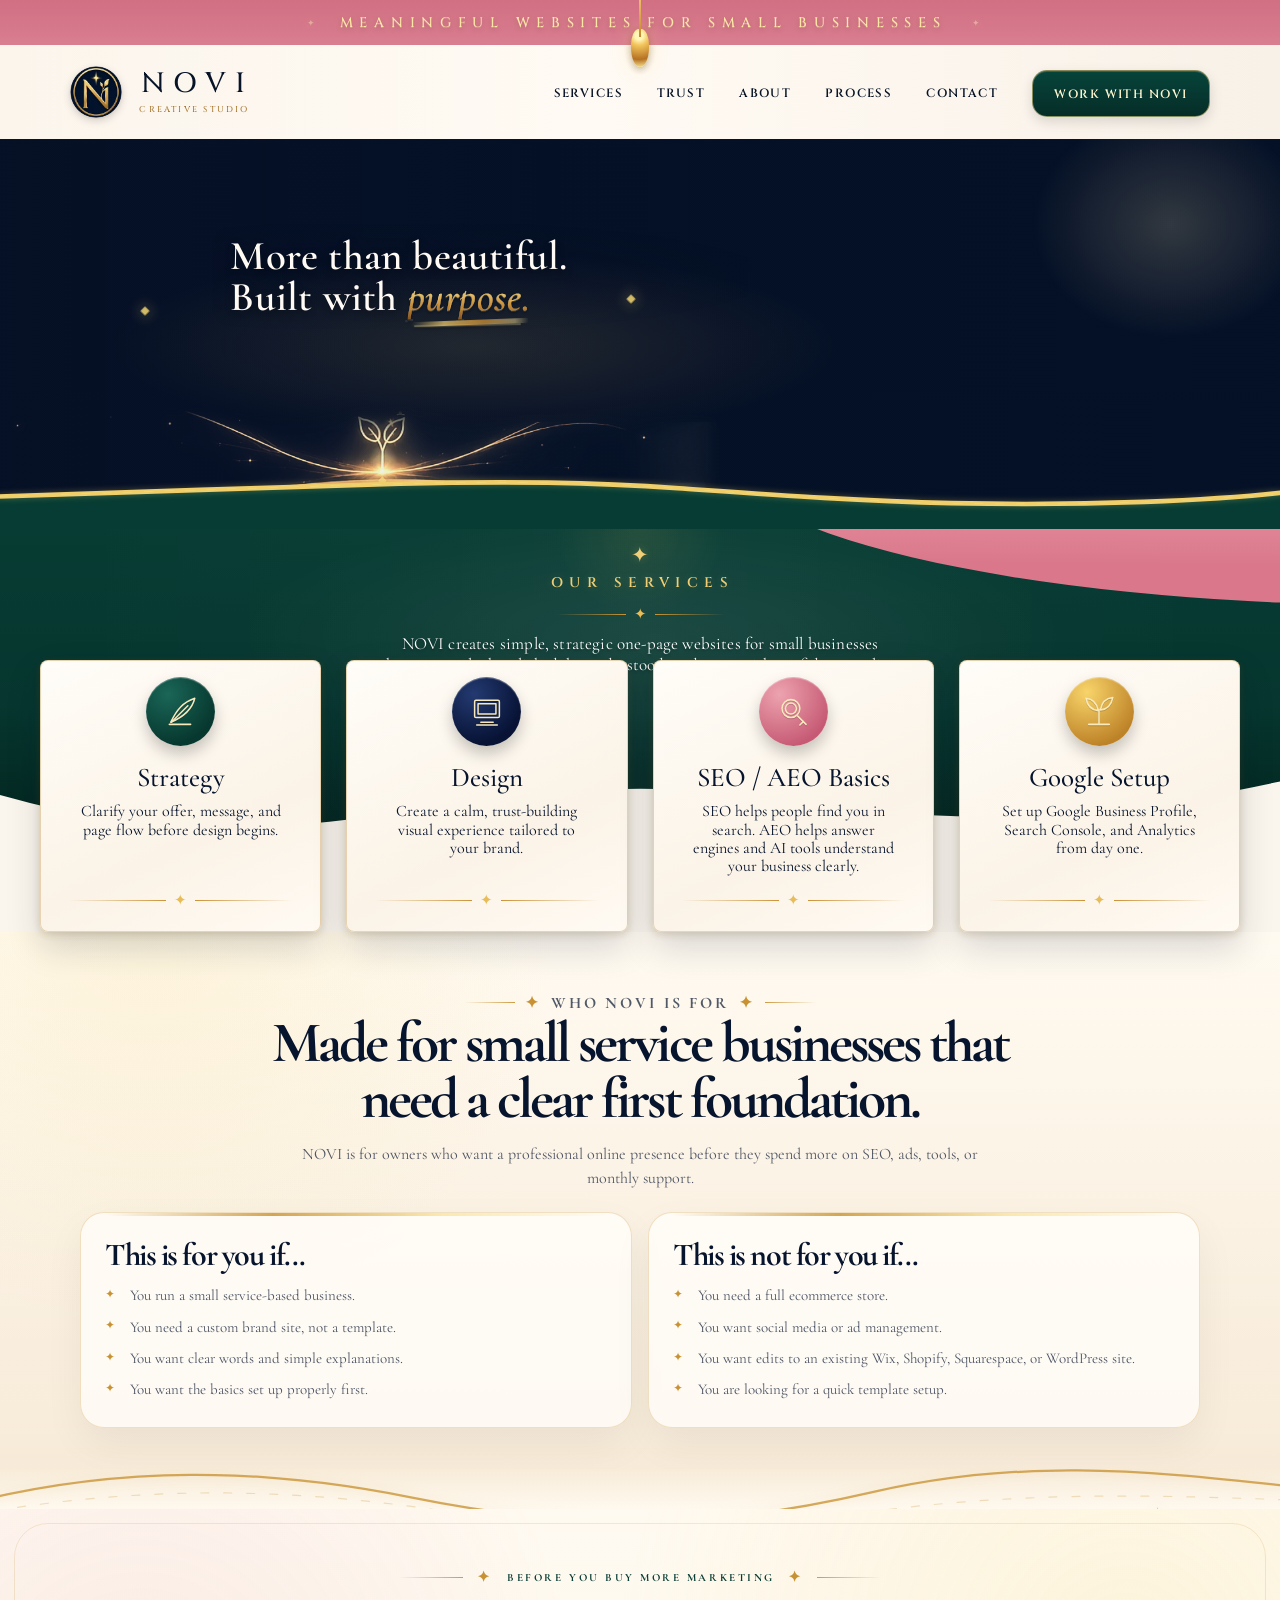
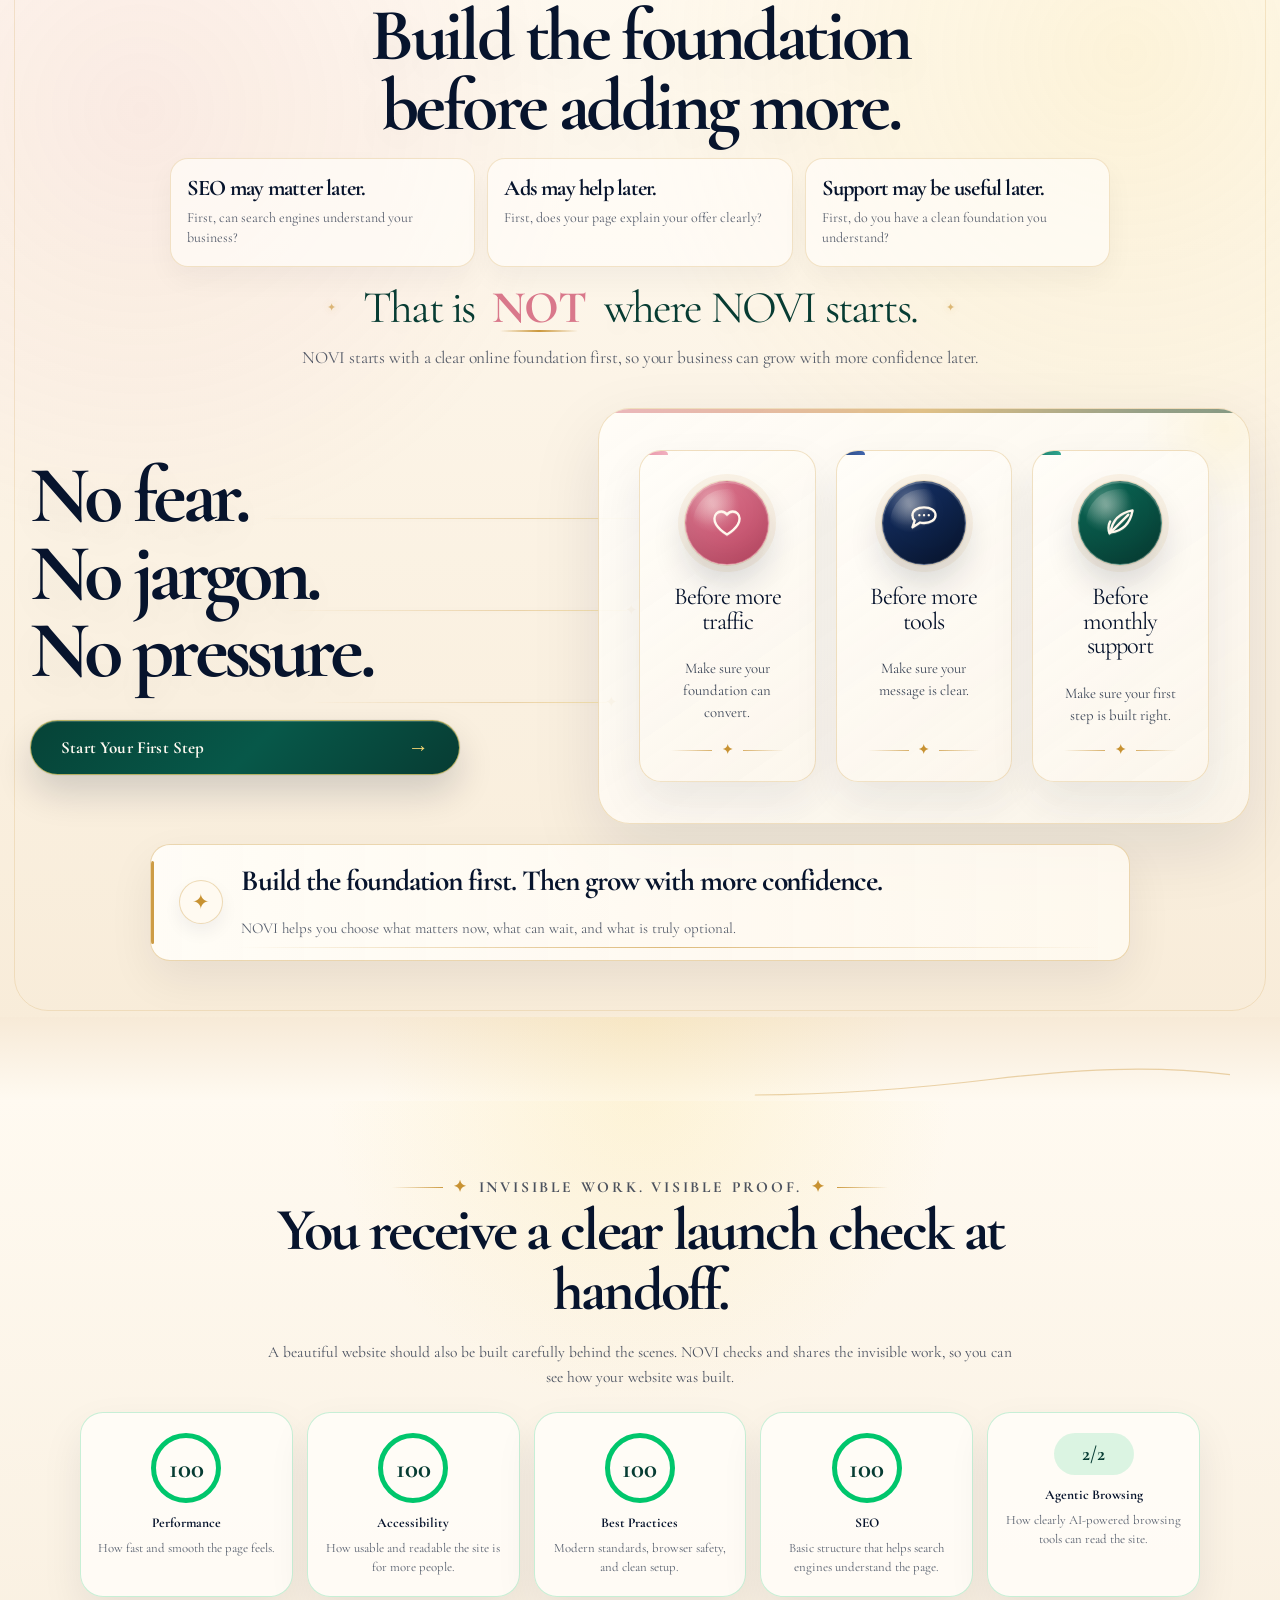
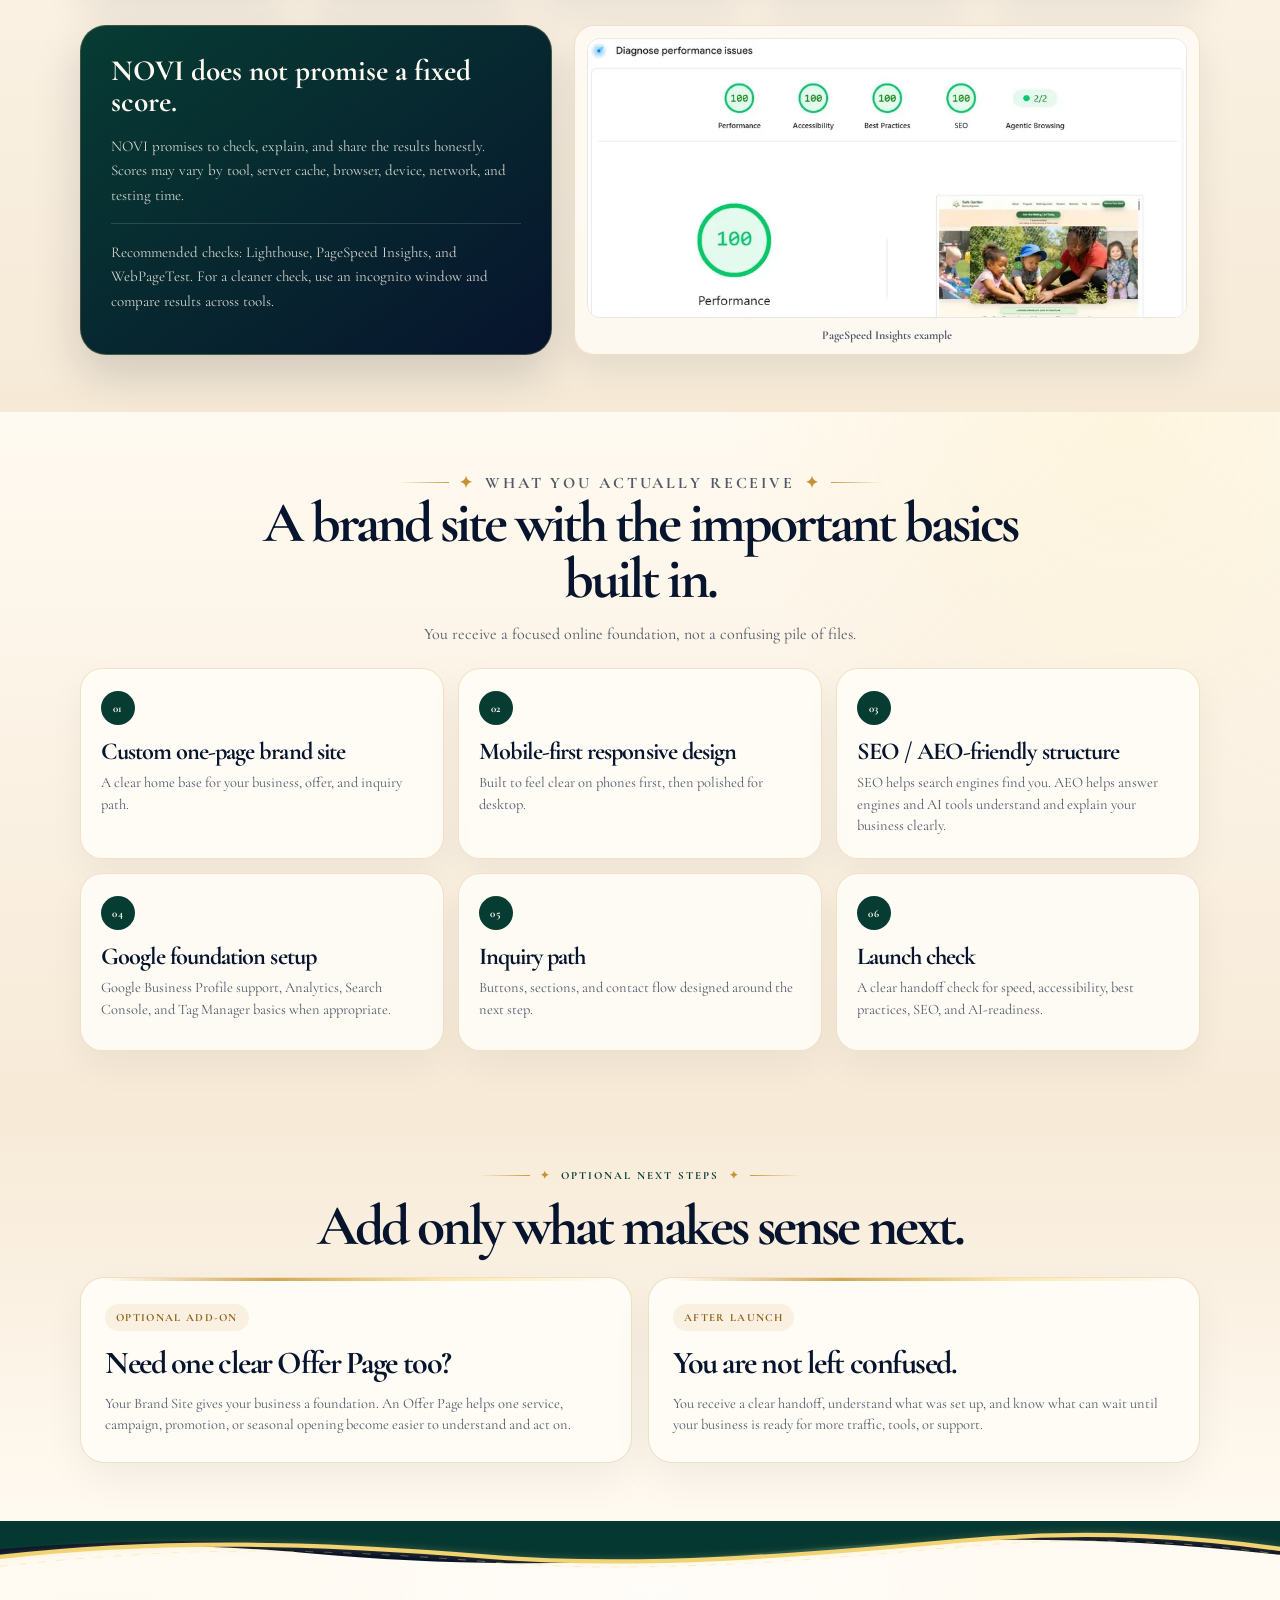
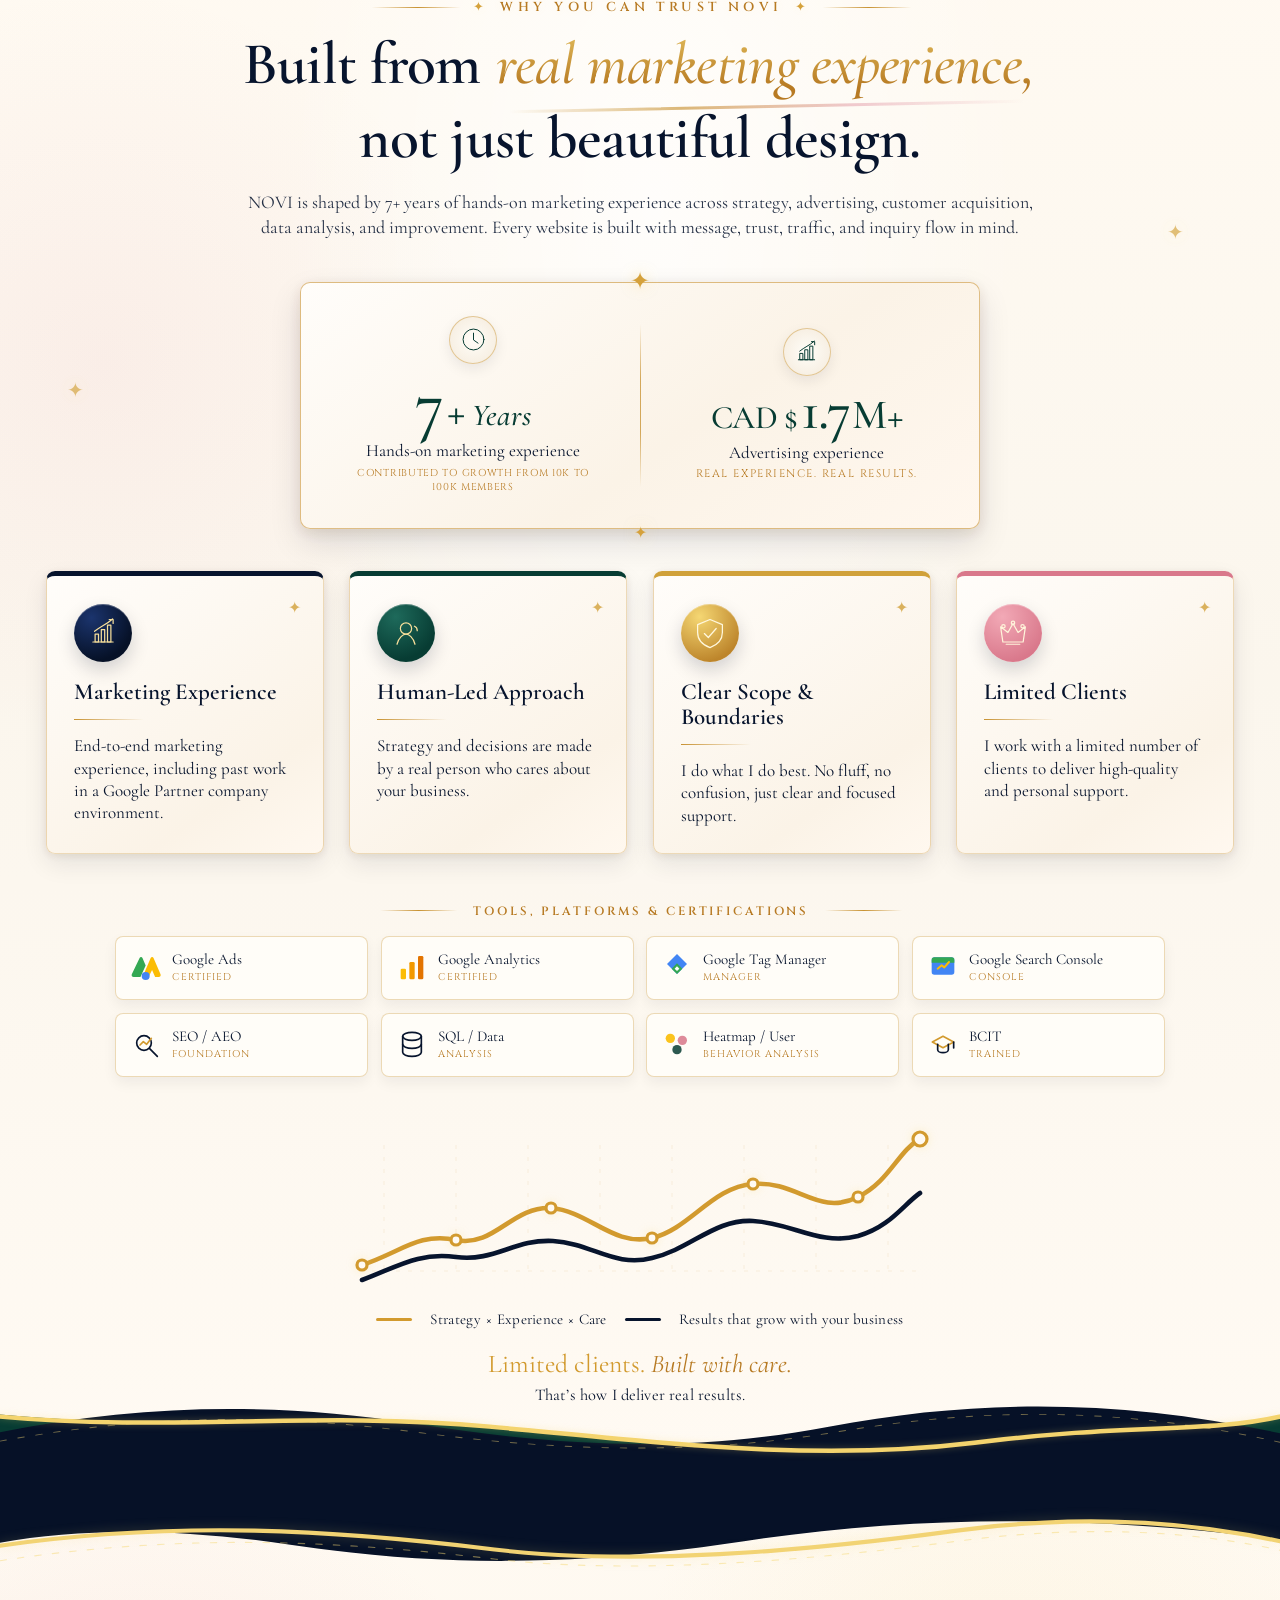
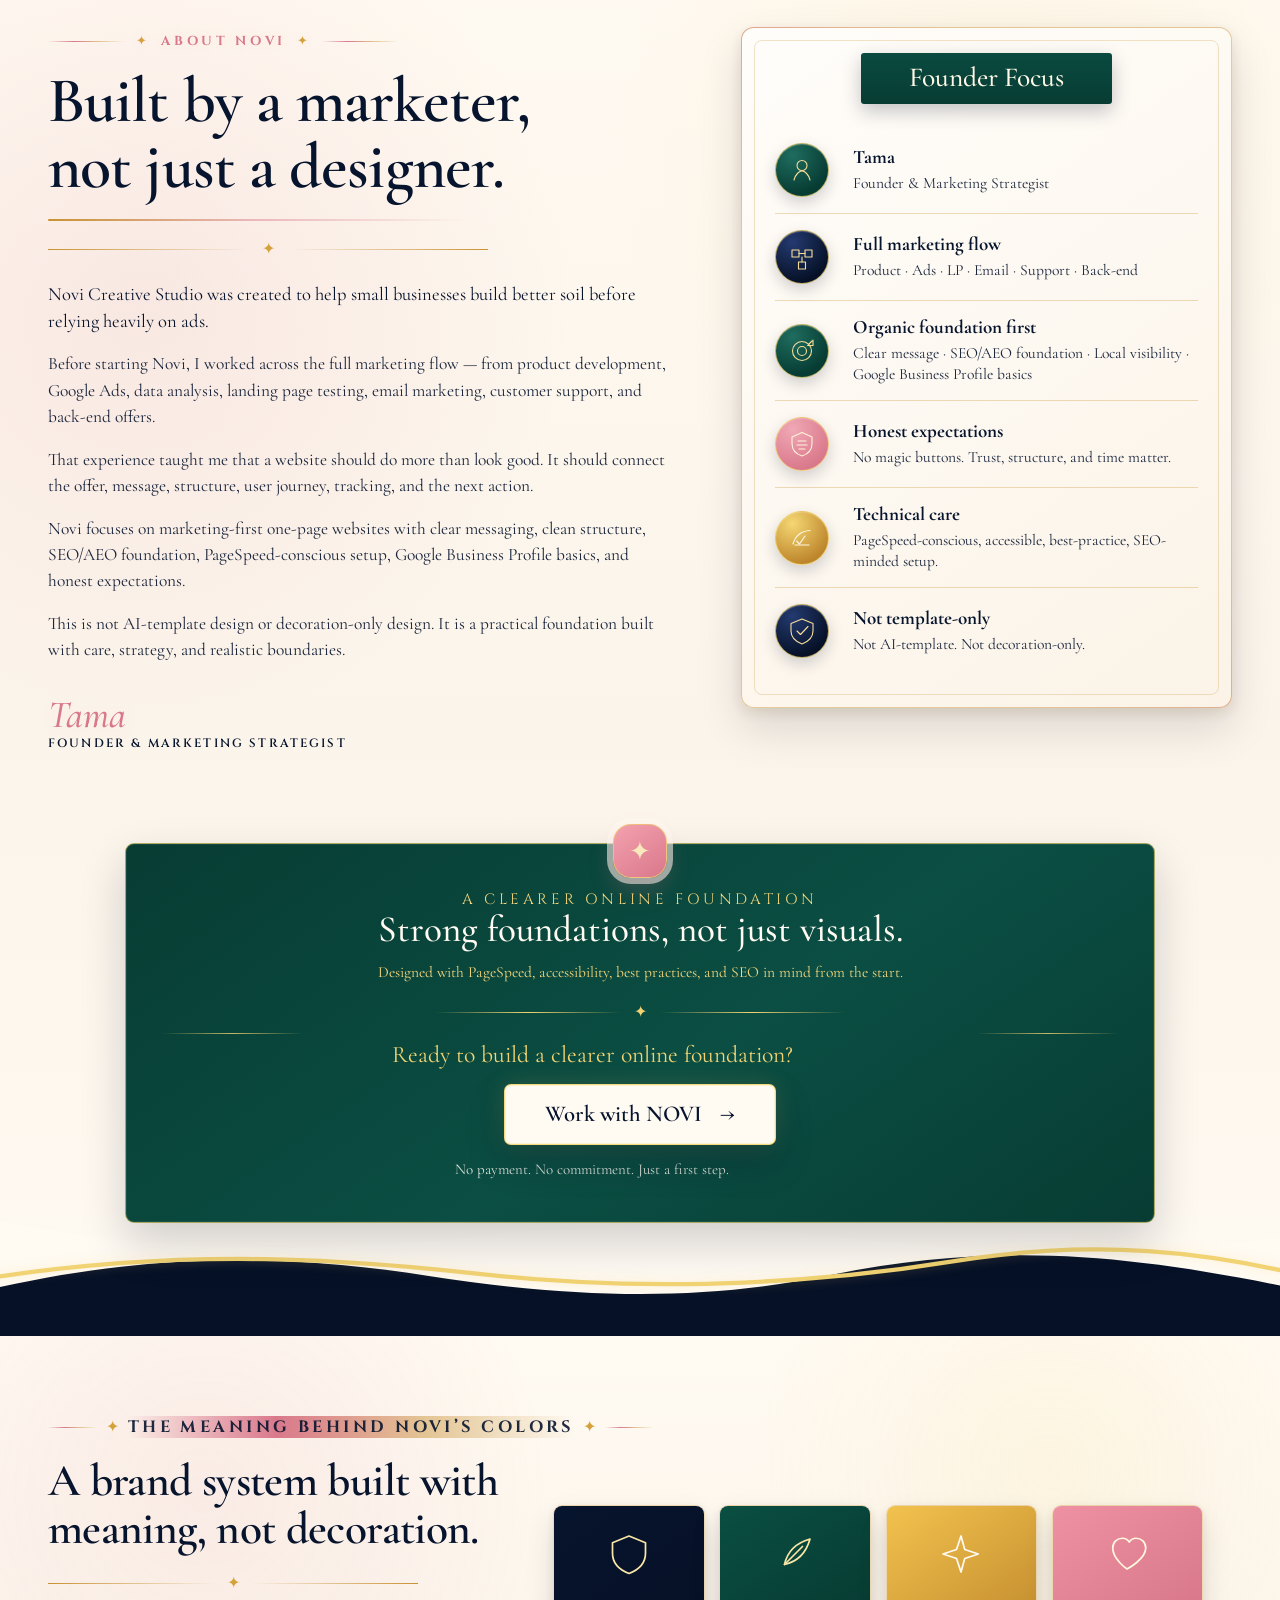
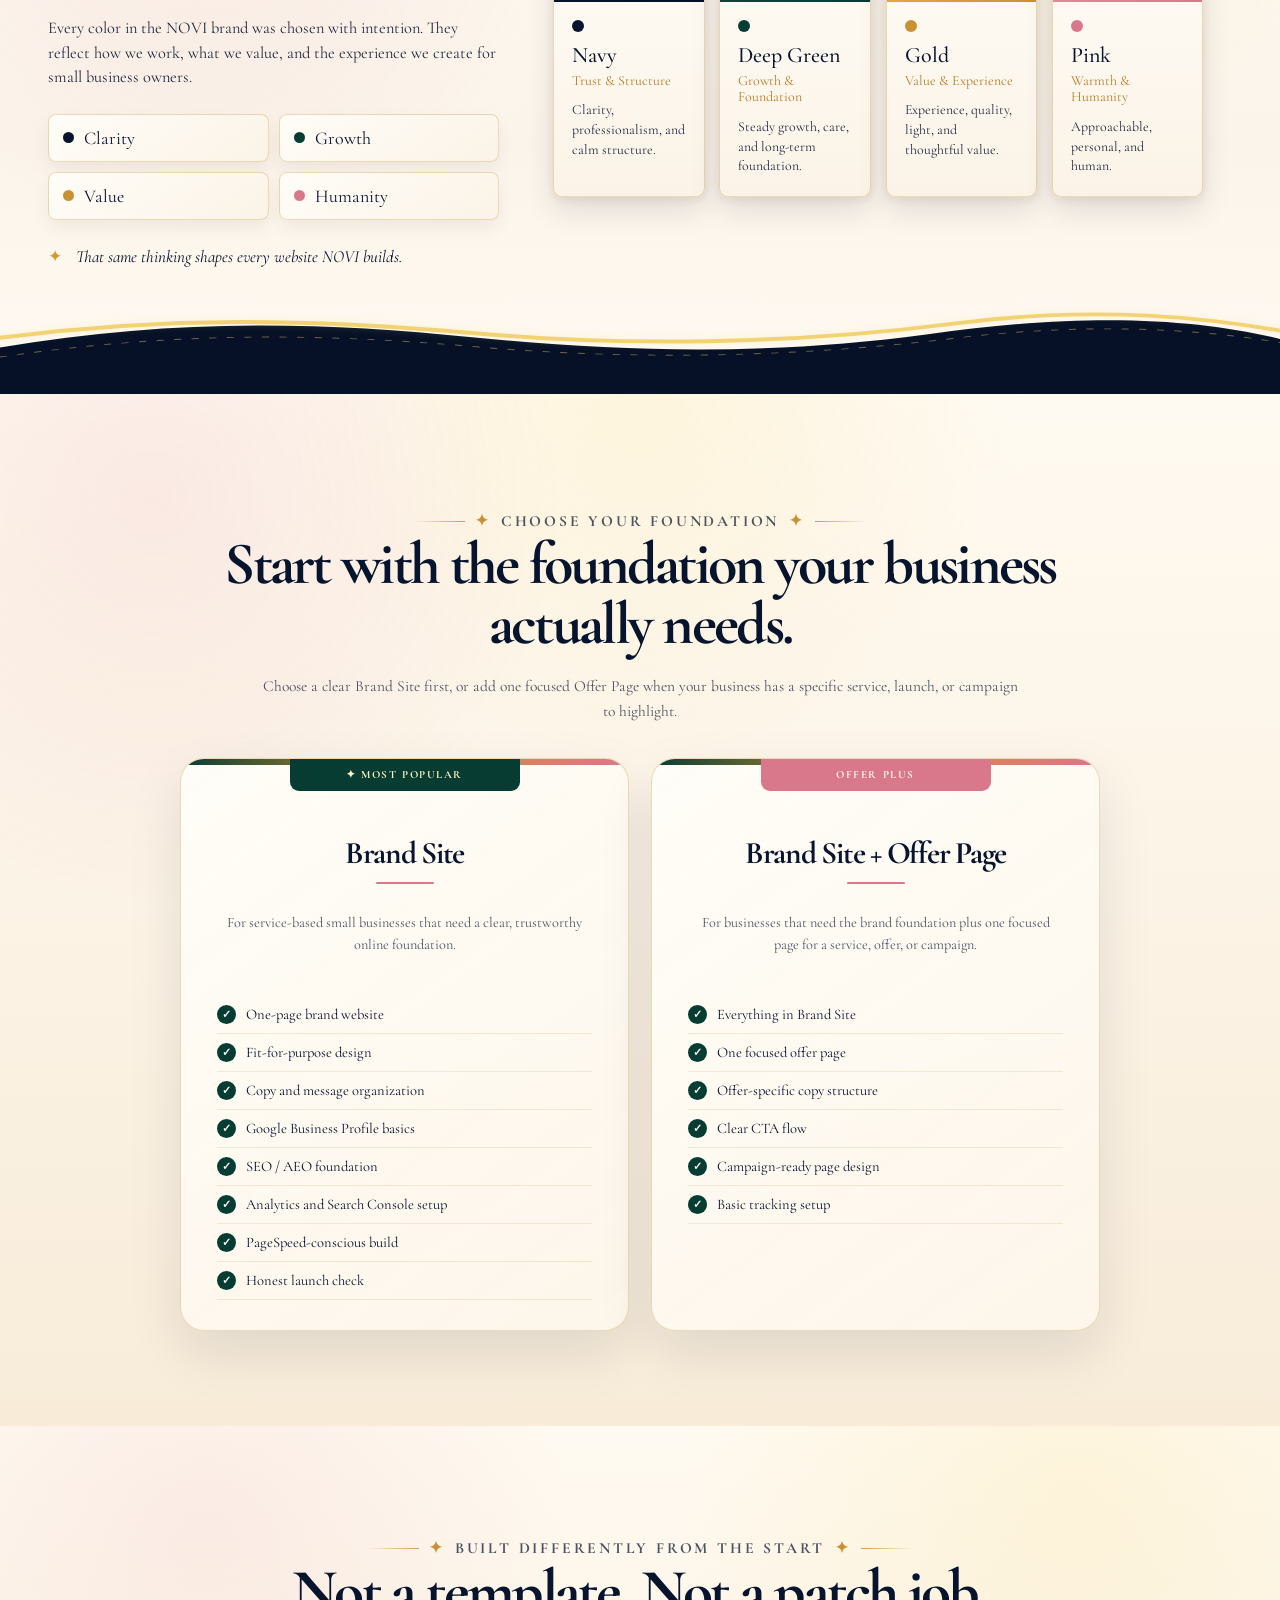
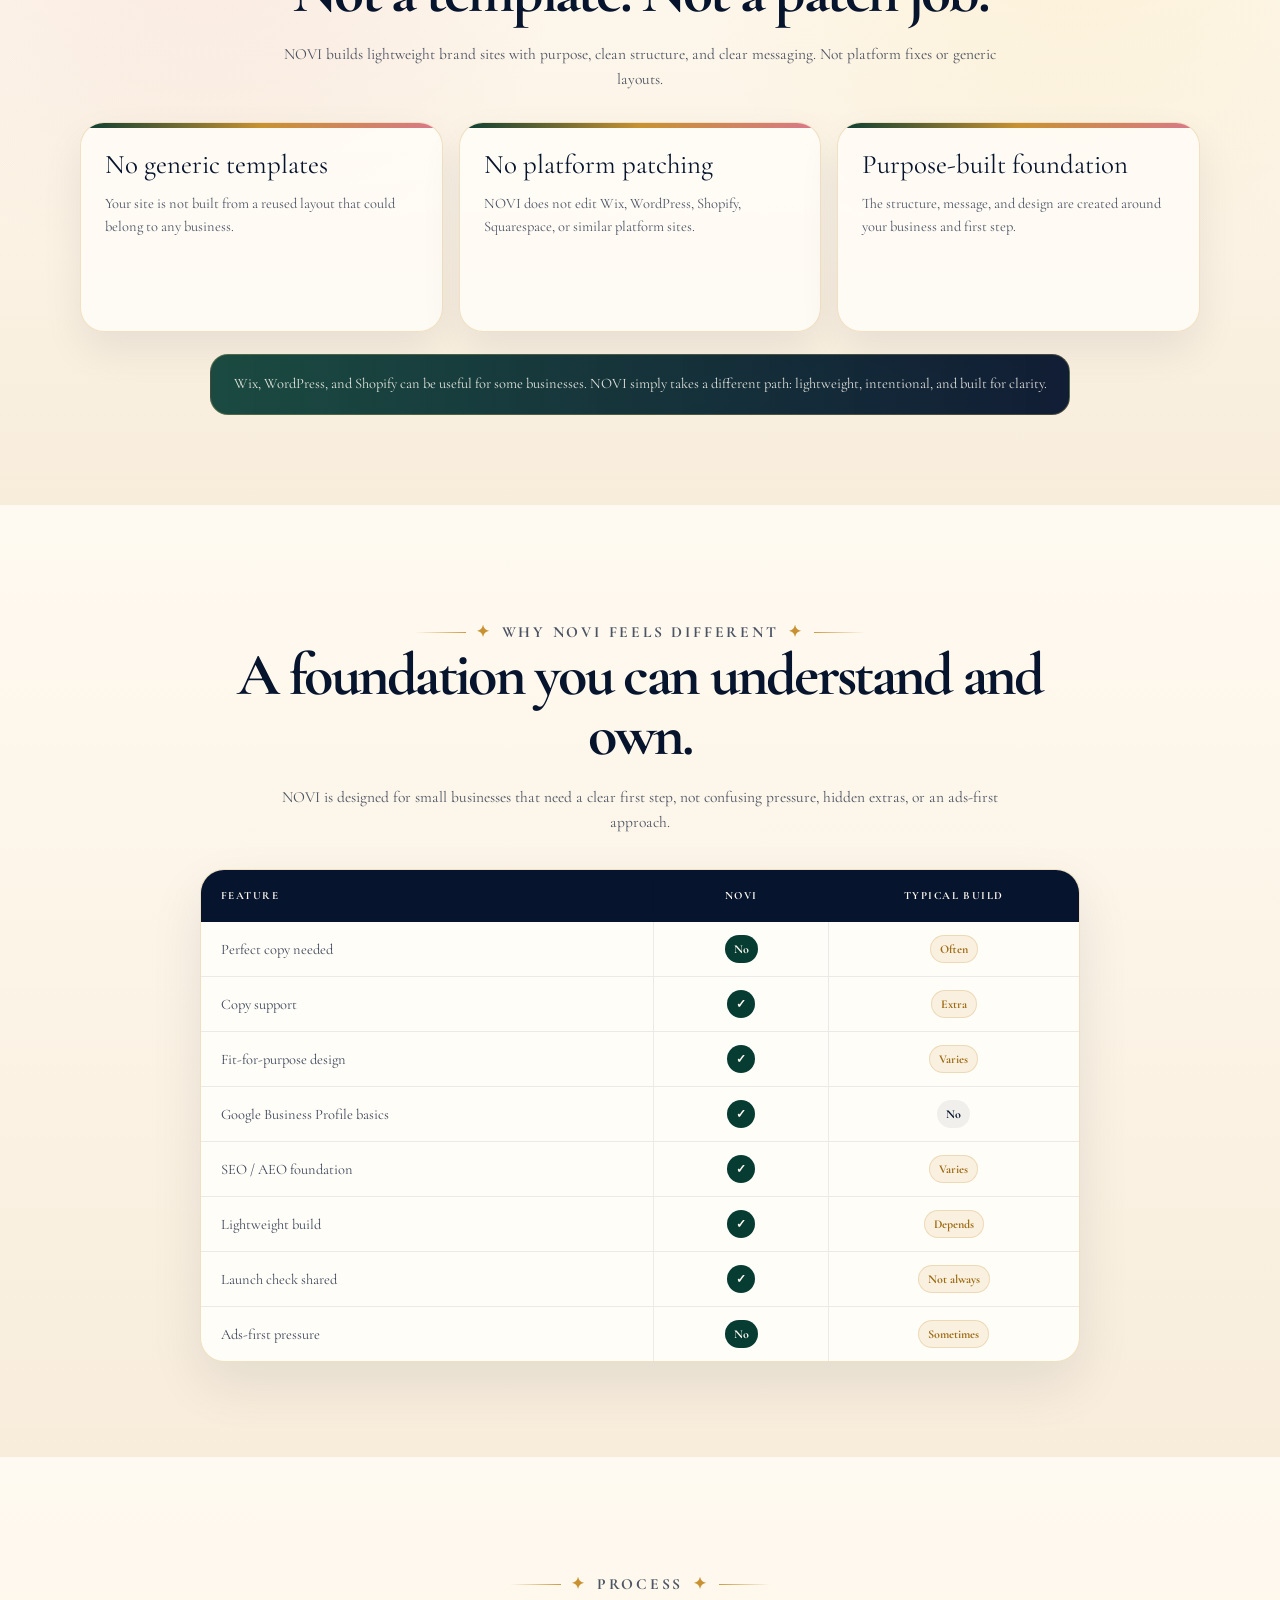
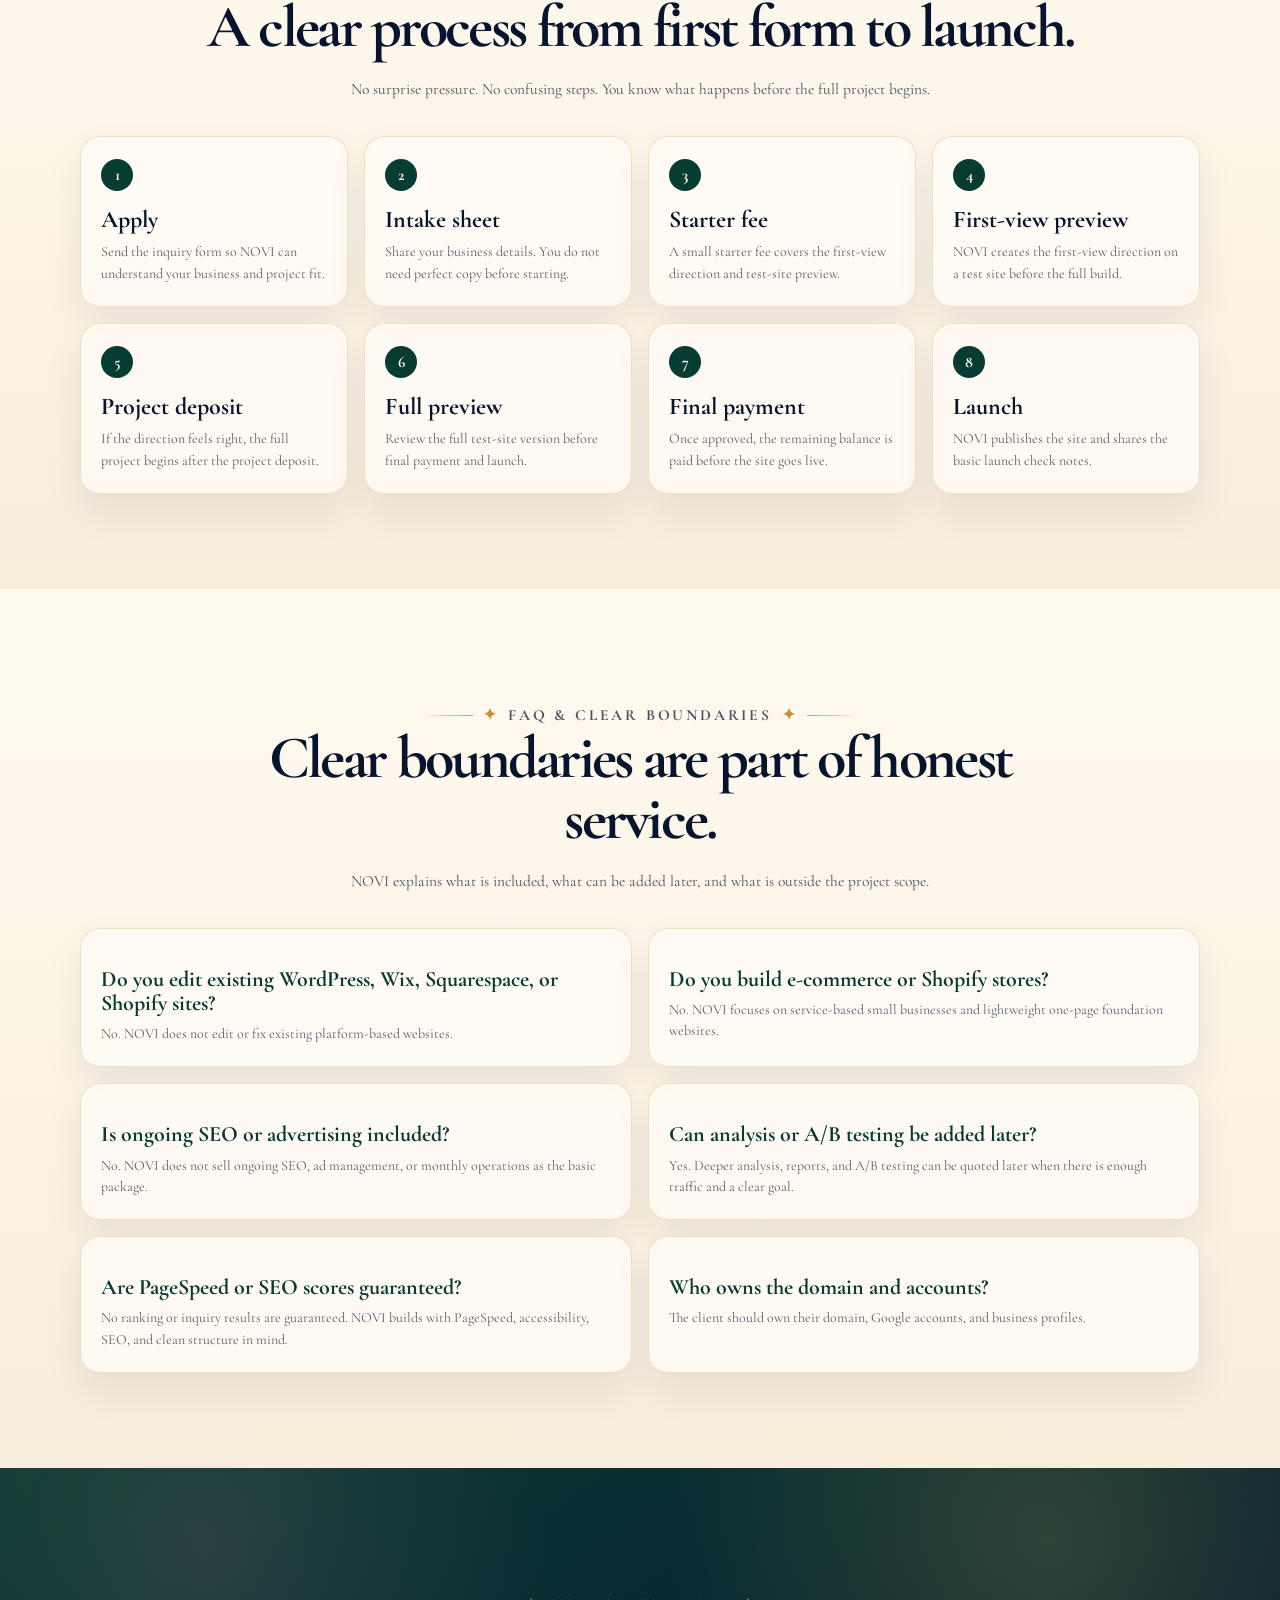
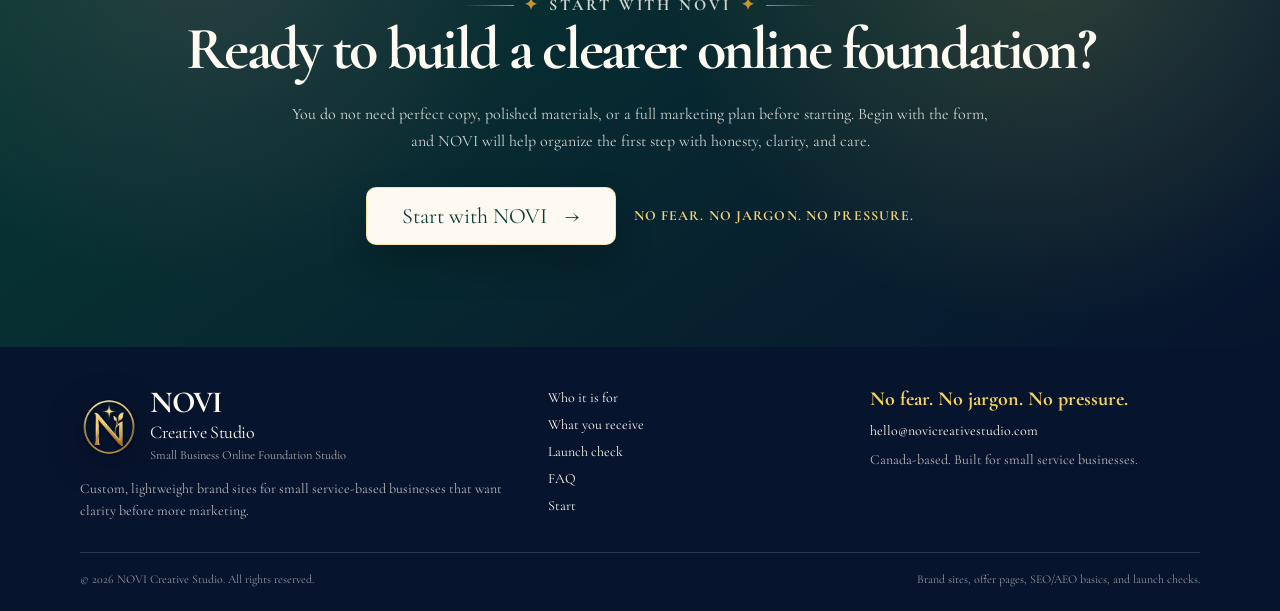
<file: index.html>
<!doctype html>
<html lang="en">
<head>
  <meta charset="utf-8" />
  <meta name="viewport" content="width=device-width, initial-scale=1" /><title>NOVI Creative Studio | Marketing-First One-Page Websites for Small Businesses</title>
  <meta name="description" content="NOVI Creative Studio creates simple, strategic one-page websites for small businesses, combining refined design, clear messaging, SEO/AEO basics, and launch-ready Google setup.">
  <meta name="robots" content="index, follow">
  <link rel="canonical" href="https://novicreativestudio.ca/">
  <meta name="theme-color" content="#061127">

  <meta property="og:type" content="website">
  <meta property="og:site_name" content="NOVI Creative Studio">
  <meta property="og:title" content="NOVI Creative Studio | Marketing-First One-Page Websites">
  <meta property="og:description" content="NOVI Creative Studio creates simple, strategic one-page websites for small businesses, combining refined design, clear messaging, SEO/AEO basics, and launch-ready Google setup.">
  <meta property="og:url" content="https://novicreativestudio.ca/">
  <meta property="og:image" content="https://novicreativestudio.ca/assets/social/novi-creative-studio-og-image.jpg">
  <meta property="og:image:alt" content="NOVI Creative Studio hero image with a gold light motif and strategic website design message.">

  <meta name="twitter:card" content="summary_large_image">
  <meta name="twitter:title" content="NOVI Creative Studio | Marketing-First One-Page Websites">
  <meta name="twitter:description" content="NOVI Creative Studio creates simple, strategic one-page websites for small businesses, combining refined design, clear messaging, SEO/AEO basics, and launch-ready Google setup.">
  <meta name="twitter:image" content="https://novicreativestudio.ca/assets/social/novi-creative-studio-og-image.jpg">

  <link rel="icon" href="assets/icons/favicon.ico?v=webp82" sizes="any">
  <link rel="icon" type="image/png" sizes="32x32" href="assets/icons/favicon-32x32.png?v=webp82">
  <link rel="icon" type="image/png" sizes="16x16" href="assets/icons/favicon-16x16.png?v=webp82">
  <link rel="apple-touch-icon" sizes="180x180" href="assets/icons/apple-touch-icon.png?v=webp82">
  <link rel="manifest" href="site.webmanifest">
  <link rel="preload" as="image" href="assets/images/novi-creative-studio-hero-mobile-optimized.webp?v=webp82" media="(max-width: 640px)" fetchpriority="high">
  <link rel="preload" as="image" href="assets/images/novi-creative-studio-hero-desktop.webp?v=webp82" media="(min-width: 641px)" fetchpriority="high">

  <link rel="preconnect" href="https://fonts.googleapis.com">
  <link rel="preconnect" href="https://fonts.gstatic.com" crossorigin>
  <link href="https://fonts.googleapis.com/css2?family=Cinzel:wght@400;500;600;700&family=Cormorant+Garamond:wght@400;500;600;700&display=swap" rel="stylesheet">
  <link rel="stylesheet" href="assets/css/styles.css?v=webp82-calm-final-polish" />

  <script type="application/ld+json">
{
  "@context": "https://schema.org",
  "@graph": [
    {
      "@type": "Organization",
      "@id": "https://novicreativestudio.ca/#organization",
      "name": "NOVI Creative Studio",
      "url": "https://novicreativestudio.ca/",
      "logo": "https://novicreativestudio.ca/assets/images/novi-creative-studio-logo-mark.png",
      "description": "NOVI Creative Studio creates simple, strategic one-page websites for small businesses, combining refined design, clear messaging, SEO/AEO basics, and launch-ready Google setup.",
      "areaServed": [
        "Canada",
        "British Columbia"
      ]
    },
    {
      "@type": "WebSite",
      "@id": "https://novicreativestudio.ca/#website",
      "url": "https://novicreativestudio.ca/",
      "name": "NOVI Creative Studio",
      "publisher": {
        "@id": "https://novicreativestudio.ca/#organization"
      },
      "inLanguage": "en-CA"
    },
    {
      "@type": "ProfessionalService",
      "@id": "https://novicreativestudio.ca/#professional-service",
      "name": "NOVI Creative Studio",
      "url": "https://novicreativestudio.ca/",
      "image": "https://novicreativestudio.ca/assets/social/novi-creative-studio-og-image.jpg",
      "description": "NOVI Creative Studio creates simple, strategic one-page websites for small businesses, combining refined design, clear messaging, SEO/AEO basics, and launch-ready Google setup.",
      "provider": {
        "@id": "https://novicreativestudio.ca/#organization"
      },
      "areaServed": {
        "@type": "Country",
        "name": "Canada"
      },
      "serviceType": [
        "One-page website design",
        "Landing page design",
        "SEO and AEO basics",
        "Google Business Profile setup",
        "Analytics and Search Console setup"
      ]
    }
  ]
}
  </script>
</head>
<body>
  <a class="skip-link" href="#services">Skip to content</a>

  <div class="top-ribbon" aria-label="Brand message">
    <p>MEANINGFUL WEBSITES FOR SMALL BUSINESSES</p>
    <span class="ribbon-drop" aria-hidden="true"></span>
  </div>

  <header class="site-header">
    <a class="brand" href="#" aria-label="NOVI Creative Studio home">
      <img class="brand-mark" src="assets/images/novi-creative-studio-logo-mark.webp?v=webp82" width="64" height="64" alt="" aria-hidden="true" decoding="async" />
      <span class="brand-text" aria-hidden="true">
        <strong>NOVI</strong>
        <small>Creative Studio</small>
      </span>
    </a>

    <nav class="site-nav" id="primary-nav" aria-label="Primary navigation">
      <a href="#services">Services</a>
      <a href="#trust">Trust</a>
      <a href="#about">About</a>
      <a href="#process">Process</a>
      <a href="#contact">Contact</a>
      <a class="nav-cta" href="#contact">Work with NOVI</a>
    </nav>

    <button class="mobile-menu" type="button" aria-label="Open menu" aria-controls="primary-nav" aria-expanded="false">
      <span>Menu</span>
      <i aria-hidden="true"></i>
    </button>
  </header>

  <main>
    <section class="hero-visual" aria-label="NOVI Creative Studio hero artwork">
      <picture class="hero-picture">
        <source srcset="assets/images/novi-creative-studio-hero-mobile-optimized.webp?v=webp82" media="(max-width: 640px)">
        <img src="assets/images/novi-creative-studio-hero-desktop.webp?v=webp82" width="1672" height="941" alt="NOVI Creative Studio hero image with gold light motif, strategic website design message, and a woman working beside a laptop" loading="eager" decoding="async" fetchpriority="high" />
      </picture>

      <!-- Hero headline is live HTML text for SEO, not part of the image. -->
      <div class="hero-copy" aria-label="NOVI Creative Studio message">
        <h1>
          <span class="hero-line">More than beautiful.</span>
          <span class="hero-line">Built with <span class="gold-word">purpose.</span></span>
        </h1>
      </div>

      <span class="hero-glow glow-window" aria-hidden="true"></span>
      <span class="hero-spark spark-two" aria-hidden="true"></span>
      <span class="hero-spark spark-three" aria-hidden="true"></span>
      <img class="hero-gold-motif" src="assets/images/novi-creative-studio-gold-leaf-light-motif.webp?v=webp82" alt="" aria-hidden="true" decoding="async" fetchpriority="low" />



      <svg class="hero-green-wave" viewBox="0 0 1600 230" preserveAspectRatio="none" aria-hidden="true" focusable="false">
        <path class="hero-green-fill" d="M0 138 C170 126 330 114 500 104 C635 96 742 100 848 116 C956 132 1068 150 1188 156 C1366 164 1515 148 1600 128 L1600 230 L0 230 Z"></path>
        <path class="hero-gold-line" d="M0 138 C170 126 330 114 500 104 C635 96 742 100 848 116 C956 132 1068 150 1188 156 C1366 164 1515 148 1600 128"></path>
        <path class="hero-gold-dash" d="M0 138 C170 126 330 114 500 104 C635 96 742 100 848 116 C956 132 1068 150 1188 156 C1366 164 1515 148 1600 128"></path>
      </svg>
    </section>

    <section class="services-section" id="services">
      <div class="services-pink-sweep" aria-hidden="true"></div>
      <div class="services-copy">
        <div class="tiny-star" aria-hidden="true">✦</div>
        <p class="eyebrow">Our Services</p>
        <div class="divider" aria-hidden="true"><span></span><b>✦</b><span></span></div>
        <p class="intro">NOVI creates simple, strategic one-page websites for small businesses<br class="desktop-only"> that want to look polished, be understood, and grow with confidence online.</p>
      </div>
      <svg class="services-cream-wave" viewBox="0 0 1586 130" preserveAspectRatio="none" aria-hidden="true" focusable="false">
        <path d="M0,74 C180,128 330,124 505,96 C680,66 807,54 965,80 C1150,110 1330,116 1586,56 L1586,130 L0,130 Z"></path>
      </svg>
    </section>

    <section class="service-cards observed-service-cards" aria-label="NOVI services">
      <article class="service-card">
        <div class="icon-circle green">
          <svg viewBox="0 0 64 64" aria-hidden="true"><path d="M17 47c9-19 18-29 35-35-4 17-16 27-35 35Z"/><path d="M18 47l24-24"/><path d="M15 50h31"/></svg>
        </div>
        <h2>Strategy</h2>
        <p>Clarify your offer, message, and page flow before design begins.</p>
        <div class="card-line" aria-hidden="true"><span></span><b>✦</b><span></span></div>
      </article>

      <article class="service-card">
        <div class="icon-circle navy">
          <svg viewBox="0 0 64 64" aria-hidden="true"><rect x="14" y="15" width="36" height="25" rx="2"/><path d="M19 20h26v15H19z"/><path d="M23 47h18"/><path d="M17 51h30"/></svg>
        </div>
        <h2>Design</h2>
        <p>Create a calm, trust-building visual experience tailored to your brand.</p>
        <div class="card-line" aria-hidden="true"><span></span><b>✦</b><span></span></div>
      </article>

      <article class="service-card">
        <div class="icon-circle pink">
          <svg viewBox="0 0 64 64" aria-hidden="true"><circle cx="29" cy="27" r="13"/><circle cx="29" cy="27" r="8"/><path d="M39 38l12 12"/><path d="M47 46l-5 5"/></svg>
        </div>
        <h2>SEO / AEO Basics</h2>
        <p>SEO helps people find you in search. AEO helps answer engines and AI tools understand your business clearly.</p>
        <div class="card-line" aria-hidden="true"><span></span><b>✦</b><span></span></div>
      </article>

      <article class="service-card">
        <div class="icon-circle gold">
          <svg viewBox="0 0 64 64" aria-hidden="true"><path d="M32 49V28"/><path d="M31 30c-10-1-16-7-18-18 10 1 16 7 18 18Z"/><path d="M34 29c10-1 16-7 18-18-10 1-16 7-18 18Z"/><path d="M17 50h30"/></svg>
        </div>
        <h2>Google Setup</h2>
        <p>Set up Google Business Profile, Search Console, and Analytics from day one.</p>
        <div class="card-line" aria-hidden="true"><span></span><b>✦</b><span></span></div>
      </article>
    </section>

    <section class="fit-scope-section observed-section" id="fit" aria-labelledby="fit-title">
      <div class="fit-scope-inner">
        <div class="fit-scope-head reveal-item">
          <p class="novi-added-eyebrow"><span></span><b>✦</b> WHO NOVI IS FOR <b>✦</b><span></span></p>
          <h2 id="fit-title">Made for small service businesses that need a clear first foundation.</h2>
          <p>NOVI is for owners who want a professional online presence before they spend more on SEO, ads, tools, or monthly support.</p>
        </div>
        <div class="fit-scope-grid reveal-item">
          <article class="fit-scope-card">
            <h3>This is for you if...</h3>
            <ul>
              <li>You run a small service-based business.</li>
              <li>You need a custom brand site, not a template.</li>
              <li>You want clear words and simple explanations.</li>
              <li>You want the basics set up properly first.</li>
            </ul>
          </article>
          <article class="fit-scope-card fit-scope-card-muted">
            <h3>This is not for you if...</h3>
            <ul>
              <li>You need a full ecommerce store.</li>
              <li>You want social media or ad management.</li>
              <li>You want edits to an existing Wix, Shopify, Squarespace, or WordPress site.</li>
              <li>You are looking for a quick template setup.</li>
            </ul>
          </article>
        </div>
      </div>
    </section>

    <div class="services-to-calm-divider observed-section" aria-hidden="true">
      <svg viewBox="0 0 1600 110" preserveAspectRatio="none" focusable="false">
        <path class="divider-wave divider-main" d="M-35 60 C150 18 326 20 512 54 C728 94 885 92 1092 48 C1282 8 1442 24 1635 44"></path>
        <path class="divider-wave divider-soft" d="M-35 74 C165 42 345 42 540 68 C750 96 902 92 1112 68 C1300 47 1458 52 1635 58"></path>
      </svg>
    </div>

    <section class="familiar-section observed-section" id="familiar" aria-labelledby="familiar-title">
      <div class="familiar-scroll-sparkles" aria-hidden="true"><span></span><span></span><span></span><span></span><span></span></div>
      <div class="familiar-inner">
        <div class="familiar-intro reveal-item">
          <p class="novi-added-eyebrow familiar-eyebrow"><span></span><b>✦</b> BEFORE YOU BUY MORE MARKETING <b>✦</b><span></span></p>
          <h2 id="familiar-title">Build the foundation before adding more.</h2>
          <div class="foundation-mini-row" aria-label="What may matter later, after the foundation is clear">
            <article><strong>SEO may matter later.</strong><span>First, can search engines understand your business?</span></article>
            <article><strong>Ads may help later.</strong><span>First, does your page explain your offer clearly?</span></article>
            <article><strong>Support may be useful later.</strong><span>First, do you have a clean foundation you understand?</span></article>
          </div>
          <p class="familiar-not">That is <strong>NOT</strong> where NOVI starts.</p>
          <p class="familiar-clarity">NOVI starts with a clear online foundation first, so your business can grow with more confidence later.</p>
        </div>

        <div class="familiar-body">
<div class="familiar-message reveal-item">
            <h3><span>No fear.</span><span>No jargon.</span><span>No pressure.</span></h3>
            <a class="familiar-tagline" href="#contact">Start Your First Step <span aria-hidden="true">→</span></a>
            <div class="familiar-gold-lines" aria-hidden="true"><span></span><span></span><span></span></div>
          </div>

          <div class="familiar-support reveal-item">
            <div class="promise-row" aria-label="NOVI promises">
              <article class="promise-card promise-fear">
                <span class="promise-icon" aria-hidden="true"><svg viewBox="0 0 42 42" focusable="false"><path d="M21 32S9 25.4 9 16.8c0-4 2.8-6.8 6.5-6.8 2.2 0 4.2 1.1 5.5 3 1.3-1.9 3.3-3 5.5-3 3.7 0 6.5 2.8 6.5 6.8C33 25.4 21 32 21 32Z"></path></svg></span>
                <span class="promise-label">Before more traffic</span>
                <p>Make sure your foundation can convert.</p>
                <div class="promise-card-line" aria-hidden="true"><span></span><b>✦</b><span></span></div>
              </article>
              <article class="promise-card promise-jargon">
                <span class="promise-icon" aria-hidden="true"><svg viewBox="0 0 42 42" focusable="false"><path d="M10 13.5c0-4.2 4.5-7.5 11-7.5s11 3.3 11 7.5S27.5 21 21 21c-1.3 0-2.6-.1-3.8-.5L10 25l2.1-6.2A6.8 6.8 0 0 1 10 13.5Z"></path><path d="M16.5 13.5h.1M21 13.5h.1M25.5 13.5h.1"></path></svg></span>
                <span class="promise-label">Before more tools</span>
                <p>Make sure your message is clear.</p>
                <div class="promise-card-line" aria-hidden="true"><span></span><b>✦</b><span></span></div>
              </article>
              <article class="promise-card promise-pressure">
                <span class="promise-icon" aria-hidden="true"><svg viewBox="0 0 42 42" focusable="false"><path d="M12 30c11.5-1.5 18.6-8.6 21-21-12.4 2.4-19.5 9.5-21 21Z"></path><path d="M12 30 29 13"></path><path d="M11 31c-1.5-4.4-1.3-8.2.6-11.5"></path></svg></span>
                <span class="promise-label">Before monthly support</span>
                <p>Make sure your first step is built right.</p>
                <div class="promise-card-line" aria-hidden="true"><span></span><b>✦</b><span></span></div>
              </article>
            </div>
</div>
        </div>
        <p class="familiar-bottom"><span class="familiar-bottom-mark" aria-hidden="true">✦</span><strong>Build the foundation first. Then grow with more confidence.</strong><span>NOVI helps you choose what matters now, what can wait, and what is truly optional.</span></p>
      </div>
    </section>
    <div class="calm-to-proof-bridge observed-section" aria-label="Transition to launch check">
      <div class="calm-to-proof-inner reveal-item">
        <span class="bridge-line"></span>
        <p><strong>Calm guidance first.</strong> Careful build behind the scenes.</p>
        <span class="bridge-line"></span>
      </div>
      <svg class="bridge-wave" viewBox="0 0 1200 70" preserveAspectRatio="none" aria-hidden="true" focusable="false">
        <path d="M0 38 C170 10 330 16 488 38 C650 61 790 60 958 34 C1084 15 1146 20 1200 28"></path>
      </svg>
    </div>
<section class="launch-proof-section observed-section" id="launch-check" aria-labelledby="launch-proof-title">
      <div class="launch-proof-inner">
        <div class="launch-proof-copy reveal-item">
          <p class="novi-added-eyebrow"><span></span><b>✦</b> INVISIBLE WORK. VISIBLE PROOF. <b>✦</b><span></span></p>
          <h2 id="launch-proof-title">You receive a clear launch check at handoff.</h2>
          <p>A beautiful website should also be built carefully behind the scenes. NOVI checks and shares the invisible work, so you can see how your website was built.</p>
        </div>

        <div class="launch-score-board reveal-item" aria-label="Example launch check scores">
          <article class="launch-score-card"><strong>100</strong><span>Performance</span><p>How fast and smooth the page feels.</p></article>
          <article class="launch-score-card"><strong>100</strong><span>Accessibility</span><p>How usable and readable the site is for more people.</p></article>
          <article class="launch-score-card"><strong>100</strong><span>Best Practices</span><p>Modern standards, browser safety, and clean setup.</p></article>
          <article class="launch-score-card"><strong>100</strong><span>SEO</span><p>Basic structure that helps search engines understand the page.</p></article>
          <article class="launch-score-card score-agentic"><strong>2/2</strong><span>Agentic Browsing</span><p>How clearly AI-powered browsing tools can read the site.</p></article>
        </div>

        <div class="launch-proof-evidence reveal-item">
          <div class="launch-proof-text">
            <h3>NOVI does not promise a fixed score.</h3>
            <p>NOVI promises to check, explain, and share the results honestly. Scores may vary by tool, server cache, browser, device, network, and testing time.</p>
            <p class="launch-tool-note">Recommended checks: Lighthouse, PageSpeed Insights, and WebPageTest. For a cleaner check, use an incognito window and compare results across tools.</p>
          </div>
          <div class="launch-proof-images" aria-label="Example screenshots from website quality checks">
            <figure><img src="assets/images/novi-launch-check-pagespeed-insights.webp" alt="Example PageSpeed Insights result showing high website scores" loading="lazy"><figcaption>PageSpeed Insights example</figcaption></figure>
          </div>
        </div>
      </div>
    </section>


    <section class="included-section observed-section" id="included" aria-labelledby="included-title">
      <div class="included-inner">
        <div class="included-head reveal-item">
          <p class="novi-added-eyebrow"><span></span><b>✦</b> WHAT YOU ACTUALLY RECEIVE <b>✦</b><span></span></p>
          <h2 id="included-title">A brand site with the important basics built in.</h2>
          <p>You receive a focused online foundation, not a confusing pile of files.</p>
        </div>
        <div class="included-grid reveal-item">
          <article><b>01</b><h3>Custom one-page brand site</h3><p>A clear home base for your business, offer, and inquiry path.</p></article>
          <article><b>02</b><h3>Mobile-first responsive design</h3><p>Built to feel clear on phones first, then polished for desktop.</p></article>
          <article><b>03</b><h3>SEO / AEO-friendly structure</h3><p>SEO helps search engines find you. AEO helps answer engines and AI tools understand and explain your business clearly.</p></article>
          <article><b>04</b><h3>Google foundation setup</h3><p>Google Business Profile support, Analytics, Search Console, and Tag Manager basics when appropriate.</p></article>
          <article><b>05</b><h3>Inquiry path</h3><p>Buttons, sections, and contact flow designed around the next step.</p></article>
          <article><b>06</b><h3>Launch check</h3><p>A clear handoff check for speed, accessibility, best practices, SEO, and AI-readiness.</p></article>
        </div>
      </div>
    </section>


    <section class="next-options-section observed-section" id="next-options" aria-labelledby="next-options-title">
      <div class="next-options-inner">
        <div class="next-options-head reveal-item">
          <p class="novi-added-eyebrow"><span></span><b>✦</b> OPTIONAL NEXT STEPS <b>✦</b><span></span></p>
          <h2 id="next-options-title">Add only what makes sense next.</h2>
        </div>
        <div class="next-options-grid reveal-item">
          <article class="next-option-card">
            <span class="next-option-label">Optional add-on</span>
            <h3>Need one clear Offer Page too?</h3>
            <p>Your Brand Site gives your business a foundation. An Offer Page helps one service, campaign, promotion, or seasonal opening become easier to understand and act on.</p>
          </article>
          <article class="next-option-card">
            <span class="next-option-label">After launch</span>
            <h3>You are not left confused.</h3>
            <p>You receive a clear handoff, understand what was set up, and know what can wait until your business is ready for more traffic, tools, or support.</p>
          </article>
        </div>
      </div>
    </section>



<section class="trust-section" id="trust" aria-labelledby="trust-title">
      <div class="trust-top-wave" aria-hidden="true">
        <svg viewBox="0 0 1600 190" preserveAspectRatio="none" focusable="false">
          <path class="trust-wave-navy" d="M0 0 H1600 V72 C1370 28 1180 34 990 62 C768 95 592 100 382 68 C218 43 101 51 0 78 Z"></path>
          <path class="trust-wave-green" d="M0 60 C220 28 407 46 608 74 C792 100 1006 72 1190 42 C1368 14 1505 38 1600 58 V0 H0 Z"></path>
          <path class="trust-wave-gold" d="M0 76 C208 36 402 47 613 76 C796 101 1005 73 1193 43 C1371 14 1507 38 1600 59"></path>
          <path class="trust-wave-dash" d="M0 96 C238 51 404 58 622 88 C805 113 1010 84 1198 55 C1375 28 1511 49 1600 71"></path>
        </svg>
      </div>

      <div class="trust-inner">
        <div class="trust-heading-block reveal-item">
          <p class="trust-eyebrow"><span></span><b>✦</b> WHY YOU CAN TRUST NOVI <b>✦</b><span></span></p>
          <h2 id="trust-title">Built from <em>real marketing experience,</em><br>not just beautiful design.</h2>
          <p class="trust-lead">NOVI is shaped by 7+ years of hands-on marketing experience across strategy, advertising, customer acquisition, data analysis, and improvement. Every website is built with message, trust, traffic, and inquiry flow in mind.</p>
        </div>

        <div class="trust-proof-panel reveal-item" aria-label="NOVI marketing proof">
          <div class="trust-proof-card years-card">
            <span class="proof-icon" aria-hidden="true">
              <svg viewBox="0 0 64 64"><circle cx="32" cy="32" r="23"/><path d="M32 18v15l10 7"/></svg>
            </span>
            <strong class="proof-value years-value"><span class="proof-number" data-count="7">7</span><span class="proof-plus">+</span><span class="proof-word">Years</span></strong>
            <p>Hands-on marketing experience</p>
            <span class="proof-label proof-impact">Contributed to growth from 10K to 100K members</span>
          </div>
          <div class="trust-proof-divider" aria-hidden="true"></div>
          <div class="trust-proof-card spend-card">
            <span class="proof-icon" aria-hidden="true">
              <svg viewBox="0 0 64 64"><path d="M14 48h36"/><rect x="18" y="34" width="6" height="14"/><rect x="29" y="26" width="6" height="22"/><rect x="40" y="18" width="6" height="30"/><path d="M17 29c11-9 21-12 32-22"/><path d="M43 8h7v7"/></svg>
            </span>
            <strong class="proof-value spend-value"><span class="proof-currency">CAD $</span><span class="proof-number" data-count="1.7">1.7</span><span class="proof-unit">M+</span></strong>
            <p>Advertising experience</p>
            <span class="proof-label">Real experience. Real results.</span>
          </div>
        </div>

        <div class="trust-grid" aria-label="Reasons to trust NOVI">
          <article class="trust-card reveal-item accent-navy">
            <div class="trust-card-icon" aria-hidden="true"><svg viewBox="0 0 64 64"><path d="M14 48h36"/><rect x="18" y="34" width="6" height="14"/><rect x="29" y="26" width="6" height="22"/><rect x="40" y="18" width="6" height="30"/><path d="M17 29c11-9 21-12 32-22"/><path d="M43 8h7v7"/></svg></div>
            <h3>Marketing Experience</h3>
            <p>End-to-end marketing experience, including past work in a Google Partner company environment.</p>
          </article>
          <article class="trust-card reveal-item accent-green">
            <div class="trust-card-icon" aria-hidden="true"><svg viewBox="0 0 64 64"><circle cx="32" cy="24" r="10"/><path d="M16 52c3-12 11-18 16-18s13 6 16 18"/><path d="M47 20c3 1 5 4 5 8"/></svg></div>
            <h3>Human-Led Approach</h3>
            <p>Strategy and decisions are made by a real person who cares about your business.</p>
          </article>
          <article class="trust-card reveal-item accent-gold">
            <div class="trust-card-icon" aria-hidden="true"><svg viewBox="0 0 64 64"><path d="M32 8l22 9v14c0 14-9 22-22 27C19 53 10 45 10 31V17z"/><path d="M22 33l7 7 14-16"/></svg></div>
            <h3>Clear Scope &amp; Boundaries</h3>
            <p>I do what I do best. No fluff, no confusion, just clear and focused support.</p>
          </article>
          <article class="trust-card reveal-item accent-pink">
            <div class="trust-card-icon" aria-hidden="true"><svg viewBox="0 0 64 64"><path d="M14 48h36l4-27-13 10-9-16-9 16-13-10z"/><path d="M20 52h24"/><circle cx="15" cy="20" r="3"/><circle cx="32" cy="14" r="3"/><circle cx="49" cy="20" r="3"/></svg></div>
            <h3>Limited Clients</h3>
            <p>I work with a limited number of clients to deliver high-quality and personal support.</p>
          </article>
        </div>

        <div class="trust-tools reveal-item" aria-label="Tools and foundations NOVI uses and trusts">
          <p class="trust-tools-title"><span></span>TOOLS, PLATFORMS &amp; CERTIFICATIONS<span></span></p>
          <div class="trust-tool-list">
            <span class="tool-badge google-ads"><span class="tool-icon" aria-hidden="true"><svg viewBox="0 0 48 48"><path class="ads-y" d="M19 37 31 9c.8-1.8 3.5-1.8 4.3 0l10.5 24.4c.9 2-.6 4.2-2.7 4.2h-5.4L33.1 27 28 37z"/><path class="ads-g" d="M2.7 33.4 14.4 8.9c.9-1.8 3.5-1.7 4.3.1l4.8 11.4-7.8 17.2H5.4c-2.1 0-3.6-2.2-2.7-4.2z"/><circle class="ads-b" cx="23.5" cy="36" r="6"/></svg></span><span>Google Ads<br><small>Certified</small></span></span>
            <span class="tool-badge analytics"><span class="tool-icon" aria-hidden="true"><svg viewBox="0 0 48 48"><rect class="analytics-light" x="7" y="25" width="8" height="16" rx="2"/><rect class="analytics-mid" x="20" y="15" width="8" height="26" rx="2"/><rect class="analytics-dark" x="33" y="6" width="8" height="35" rx="2"/></svg></span><span>Google Analytics<br><small>Certified</small></span></span>
            <span class="tool-badge tag-manager"><span class="tool-icon" aria-hidden="true"><svg viewBox="0 0 48 48"><path class="gtm-blue" d="M24 3 9 18l15 15 15-15L24 3z"/><path class="gtm-green" d="M24 17 16 25l8 8 8-8-8-8z"/><path class="gtm-white" d="M24 21.4 20.4 25 24 28.6 27.6 25z"/></svg></span><span>Google Tag Manager<br><small>Manager</small></span></span>
            <span class="tool-badge search-console"><span class="tool-icon" aria-hidden="true"><svg viewBox="0 0 48 48"><rect class="gsc-blue" x="7" y="8" width="34" height="26" rx="4"/><path class="gsc-top" d="M11 8h26a4 4 0 0 1 4 4v4H7v-4a4 4 0 0 1 4-4z"/><path class="gsc-line" d="M16 25l6-5 4 3 7-8"/></svg></span><span>Google Search Console<br><small>Console</small></span></span>
            <span class="tool-badge seo"><span class="tool-icon" aria-hidden="true"><svg viewBox="0 0 48 48"><circle cx="21" cy="21" r="11"/><path d="M29.5 29.5 41 41"/><path d="M15 24l5-5 5 4 7-9"/></svg></span><span>SEO / AEO<br><small>Foundation</small></span></span>
            <span class="tool-badge sql"><span class="tool-icon" aria-hidden="true"><svg viewBox="0 0 48 48"><ellipse cx="24" cy="11" rx="14" ry="6"/><path d="M10 11v24c0 3.3 6.3 6 14 6s14-2.7 14-6V11"/><path d="M10 23c0 3.3 6.3 6 14 6s14-2.7 14-6"/></svg></span><span>SQL / Data<br><small>Analysis</small></span></span>
            <span class="tool-badge heatmap"><span class="tool-icon" aria-hidden="true"><svg viewBox="0 0 48 48"><circle class="heat-one" cx="14" cy="14" r="7"/><circle class="heat-two" cx="32" cy="17" r="7"/><circle class="heat-three" cx="24" cy="31" r="7"/></svg></span><span>Heatmap / User<br><small>Behavior Analysis</small></span></span>
            <span class="tool-badge bcit"><span class="tool-icon" aria-hidden="true"><svg viewBox="0 0 48 48"><path d="M8 19.5 24 11l16 8.5L24 28z"/><path d="M16 23v8c0 2.5 3.6 4.5 8 4.5s8-2 8-4.5v-8"/><path d="M40 19.5v9"/></svg></span><span>BCIT<br><small>Trained</small></span></span>
          </div>
        </div>

        <div class="trust-graph-wrap reveal-item" aria-label="Strategy, experience, and care lead to growth">
          <svg class="trust-graph" viewBox="0 0 620 190" role="img" aria-labelledby="trust-graph-title">
            <title id="trust-graph-title">Subtle growth graph showing strategy, experience, and care</title>
            <g class="graph-grid" opacity=".45">
              <path d="M54 30v126M126 30v126M198 30v126M270 30v126M342 30v126M414 30v126M486 30v126M558 30v126"/>
              <path d="M30 156H590"/>
            </g>
            <path class="graph-line graph-line-gold" d="M32 150 C70 138 88 117 126 125 C164 133 182 91 221 93 C259 96 283 132 322 123 C360 114 382 72 423 69 C467 65 488 102 528 82 C560 66 568 36 590 24"/>
            <path class="graph-line graph-line-navy" d="M32 165 C67 152 88 137 126 142 C165 147 184 124 223 126 C261 128 285 153 322 143 C361 134 384 104 423 106 C463 108 489 131 528 121 C560 112 574 89 590 78"/>
            <g class="graph-dots">
              <circle cx="32" cy="150" r="5"/><circle cx="126" cy="125" r="5"/><circle cx="221" cy="93" r="5"/><circle cx="322" cy="123" r="5"/><circle cx="423" cy="69" r="5"/><circle cx="528" cy="82" r="5"/><circle cx="590" cy="24" r="7"/>
            </g>
          </svg>
          <div class="trust-legend"><span class="gold-key"></span>Strategy × Experience × Care <span class="navy-key"></span>Results that grow with your business</div>
        </div>

        <p class="trust-closing reveal-item">Limited clients. <em>Built with care.</em><br><span>That’s how I deliver real results.</span></p>
      </div>

      <div class="trust-bottom-wave" aria-hidden="true">
        <svg viewBox="0 0 1600 230" preserveAspectRatio="none" focusable="false">
          <path class="trust-bottom-green" d="M0 78 C215 108 397 70 613 98 C812 124 1008 164 1216 127 C1407 93 1507 111 1600 80 L1600 230 L0 230 Z"></path>
          <path class="trust-bottom-navy" d="M0 110 C176 60 340 55 520 95 C715 139 870 145 1036 100 C1227 48 1408 52 1600 112 L1600 230 L0 230 Z"></path>
          <path class="trust-bottom-gold" d="M0 82 C212 110 394 71 612 100 C812 126 1012 165 1218 129 C1408 94 1508 112 1600 82"></path>
          <path class="trust-bottom-dash" d="M0 126 C185 78 342 76 526 111 C712 146 874 149 1040 111 C1236 63 1408 66 1600 128"></path>
        </svg>
      </div>
    </section>



    <section class="about-section observed-section" id="about" aria-labelledby="about-title">
      <div class="about-top-frame" aria-hidden="true">
        <svg viewBox="0 0 1600 170" preserveAspectRatio="none" focusable="false">
          <path class="about-frame-navy" d="M0 0 H1600 V54 C1340 18 1130 24 930 56 C725 89 555 91 365 61 C220 38 100 39 0 58 Z"></path>
          <path class="about-frame-gold" d="M0 62 C224 28 418 41 618 67 C792 89 1002 70 1196 42 C1375 16 1510 36 1600 56"></path>
          <path class="about-frame-dash" d="M0 82 C230 45 420 55 620 80 C796 101 1008 82 1204 55 C1382 31 1514 48 1600 68"></path>
        </svg>
      </div>

      <div class="about-inner">
        <div class="about-story reveal-item">
          <p class="about-eyebrow"><span></span><b>✦</b> ABOUT NOVI <b>✦</b><span></span></p>
          <h2 id="about-title">Built by a marketer,<br>not just a designer.</h2>
          <div class="about-divider" aria-hidden="true"><span></span><b>✦</b><span></span></div>

          <div class="about-copy">
            <p class="about-lead">Novi Creative Studio was created to help small businesses build better soil before relying heavily on ads.</p>
            <p>Before starting Novi, I worked across the full marketing flow — from product development, Google Ads, data analysis, landing page testing, email marketing, customer support, and back-end offers.</p>
            <p>That experience taught me that a website should do more than look good. It should connect the offer, message, structure, user journey, tracking, and the next action.</p>
            <p>Novi focuses on marketing-first one-page websites with clear messaging, clean structure, SEO/AEO foundation, PageSpeed-conscious setup, Google Business Profile basics, and honest expectations.</p>
            <p>This is not AI-template design or decoration-only design. It is a practical foundation built with care, strategy, and realistic boundaries.</p>
          </div>

          <div class="founder-signature" aria-label="Founder signature">
            <strong>Tama</strong>
            <span>Founder &amp; Marketing Strategist</span>
          </div>
        </div>

        <aside class="founder-focus reveal-item" aria-label="Founder Focus summary">
          <h3>Founder Focus</h3>
          <div class="focus-list">
            <article class="focus-item focus-green">
              <span class="focus-icon" aria-hidden="true"><svg viewBox="0 0 64 64"><circle cx="32" cy="23" r="10"/><path d="M16 52c3-12 11-18 16-18s13 6 16 18"/></svg></span>
              <div><h4>Tama</h4><p>Founder &amp; Marketing Strategist</p></div>
            </article>
            <article class="focus-item focus-navy">
              <span class="focus-icon" aria-hidden="true"><svg viewBox="0 0 64 64"><path d="M12 18h14v14H12zM38 18h14v14H38zM25 42h14v14H25z"/><path d="M26 25h12M32 32v10"/></svg></span>
              <div><h4>Full marketing flow</h4><p>Product · Ads · LP · Email · Support · Back-end</p></div>
            </article>
            <article class="focus-item focus-green">
              <span class="focus-icon" aria-hidden="true"><svg viewBox="0 0 64 64"><circle cx="32" cy="32" r="19"/><circle cx="32" cy="32" r="9"/><path d="M45 19l7-7M43 21h11V10"/></svg></span>
              <div><h4>Organic foundation first</h4><p>Clear message · SEO/AEO foundation · Local visibility · Google Business Profile basics</p></div>
            </article>
            <article class="focus-item focus-pink">
              <span class="focus-icon" aria-hidden="true"><svg viewBox="0 0 64 64"><path d="M32 9l20 9v13c0 13-8 21-20 25-12-4-20-12-20-25V18z"/><path d="M22 34h20M24 26h16M26 42h12"/></svg></span>
              <div><h4>Honest expectations</h4><p>No magic buttons. Trust, structure, and time matter.</p></div>
            </article>
            <article class="focus-item focus-gold">
              <span class="focus-icon" aria-hidden="true"><svg viewBox="0 0 64 64"><path d="M14 44c5-17 16-26 34-27"/><path d="M18 46h28"/><path d="M21 38l6 6 11-16"/></svg></span>
              <div><h4>Technical care</h4><p>PageSpeed-conscious, accessible, best-practice, SEO-minded setup.</p></div>
            </article>
            <article class="focus-item focus-navy">
              <span class="focus-icon" aria-hidden="true"><svg viewBox="0 0 64 64"><path d="M32 8l22 9v15c0 13-9 21-22 26-13-5-22-13-22-26V17z"/><path d="M22 32l7 7 15-16"/></svg></span>
              <div><h4>Not template-only</h4><p>Not AI-template. Not decoration-only.</p></div>
            </article>
          </div>
        </aside>
      </div>

      <div class="foundation-banner middle-cta-banner reveal-item" aria-label="Middle call to action">
        <span class="banner-spark" aria-hidden="true">✦</span>
        <p class="foundation-kicker">A clearer online foundation</p>
        <h3>Strong foundations, not just visuals.</h3>
        <p>Designed with PageSpeed, accessibility, best practices, and SEO in mind from the start.</p>
        <div class="foundation-cta-line" aria-hidden="true"><span></span><b>✦</b><span></span></div>
        <p class="foundation-question">Ready to build a clearer online foundation?</p>
        <a class="foundation-button" href="#contact">Work with NOVI <span aria-hidden="true">→</span></a>
        <p class="foundation-note">No payment. No commitment. Just a first step.</p>
      </div>

      <div class="about-bottom-frame" aria-hidden="true">
        <svg viewBox="0 0 1600 150" preserveAspectRatio="none" focusable="false">
          <path class="about-bottom-cream" d="M0 0 C220 46 412 40 620 18 C790 0 972 10 1168 34 C1328 54 1460 44 1600 20 V150 H0 Z"></path>
          <path class="about-bottom-navy" d="M0 86 C190 42 355 42 538 72 C720 101 880 105 1040 70 C1240 28 1400 42 1600 84 V150 H0 Z"></path>
          <path class="about-bottom-gold" d="M0 72 C212 40 390 45 590 68 C775 90 984 88 1195 52 C1378 21 1516 45 1600 64"></path>
        </svg>
      </div>
    </section>

    <section class="brand-meaning-section observed-section" id="brand-meaning" aria-labelledby="brand-meaning-title">
      <div class="brand-meaning-inner">
        <div class="brand-meaning-copy reveal-item">
          <p class="brand-eyebrow"><span></span><b>✦</b><strong class="brand-eyebrow-text"><span class="eyebrow-desktop">THE MEANING BEHIND NOVI’S COLORS</span><span class="eyebrow-mobile">THE MEANING BEHIND<br>NOVI’S COLORS</span></strong><b>✦</b><span></span></p>
          <h2 id="brand-meaning-title">A brand system built with meaning, not decoration.</h2>
          <div class="brand-divider" aria-hidden="true"><span></span><b>✦</b><span></span></div>
          <p>Every color in the NOVI brand was chosen with intention. They reflect how we work, what we value, and the experience we create for small business owners.</p>
          <div class="brand-value-mini-grid" aria-label="NOVI brand values">
            <span class="brand-value-mini mini-navy"><i aria-hidden="true"></i>Clarity</span>
            <span class="brand-value-mini mini-green"><i aria-hidden="true"></i>Growth</span>
            <span class="brand-value-mini mini-gold"><i aria-hidden="true"></i>Value</span>
            <span class="brand-value-mini mini-pink"><i aria-hidden="true"></i>Humanity</span>
          </div>
          <p class="brand-closing-line"><span aria-hidden="true">✦</span> That same thinking shapes every website NOVI builds.</p>
        </div>

        <div class="brand-color-grid reveal-item" aria-label="NOVI brand color meanings">
          <article class="brand-color-card navy-card">
            <div class="color-card-top"><span class="color-icon" aria-hidden="true"><svg viewBox="0 0 64 64"><path d="M32 8l22 9v14c0 14-9 22-22 27C19 53 10 45 10 31V17z"/></svg></span></div>
            <div class="color-card-body">
              <span class="color-dot"></span>
              <h3>Navy</h3>
              <p class="color-role">Trust &amp; Structure</p>
              <p>Clarity, professionalism, and calm structure.</p>
            </div>
          </article>

          <article class="brand-color-card green-card">
            <div class="color-card-top"><span class="color-icon" aria-hidden="true"><svg viewBox="0 0 64 64"><path d="M18 46c18-4 29-16 34-34-18 5-30 16-34 34Z"/><path d="M18 46l24-24"/></svg></span></div>
            <div class="color-card-body">
              <span class="color-dot"></span>
              <h3>Deep Green</h3>
              <p class="color-role">Growth &amp; Foundation</p>
              <p>Steady growth, care, and long-term foundation.</p>
            </div>
          </article>

          <article class="brand-color-card gold-card">
            <div class="color-card-top"><span class="color-icon" aria-hidden="true"><svg viewBox="0 0 64 64"><path d="M32 8l5 18 18 6-18 6-5 18-6-18-18-6 18-6z"/></svg></span></div>
            <div class="color-card-body">
              <span class="color-dot"></span>
              <h3>Gold</h3>
              <p class="color-role">Value &amp; Experience</p>
              <p>Experience, quality, light, and thoughtful value.</p>
            </div>
          </article>

          <article class="brand-color-card pink-card">
            <div class="color-card-top"><span class="color-icon" aria-hidden="true"><svg viewBox="0 0 64 64"><path d="M32 52S13 39 13 24c0-8 6-13 13-13 4 0 7 2 9 5 2-3 5-5 9-5 7 0 13 5 13 13 0 15-25 28-25 28Z"/></svg></span></div>
            <div class="color-card-body">
              <span class="color-dot"></span>
              <h3>Pink</h3>
              <p class="color-role">Warmth &amp; Humanity</p>
              <p>Approachable, personal, and human.</p>
            </div>
          </article>
        </div>
      </div>

      <div class="brand-bottom-wave" aria-hidden="true">
        <svg viewBox="0 0 1600 170" preserveAspectRatio="none" focusable="false">
          <path class="brand-wave-navy" d="M0 92 C210 45 390 48 590 75 C780 100 960 106 1160 70 C1360 32 1500 45 1600 78 V170 H0 Z"></path>
          <path class="brand-wave-gold" d="M0 76 C212 40 390 45 590 68 C775 90 984 88 1195 52 C1378 21 1516 45 1600 64"></path>
          <path class="brand-wave-dash" d="M0 108 C218 66 394 68 596 91 C780 112 982 111 1198 76 C1380 48 1516 65 1600 84"></path>
        </svg>
      </div>
    </section>



    <section class="choose-foundation-section observed-section" id="choose-foundation" aria-labelledby="choose-foundation-title">
      <div class="choose-foundation-inner">
        <div class="choose-heading reveal-item">
          <p class="novi-added-eyebrow"><span></span><b>✦</b> CHOOSE YOUR FOUNDATION <b>✦</b><span></span></p>
          <h2 id="choose-foundation-title">Start with the foundation your business actually needs.</h2>
          <p>Choose a clear Brand Site first, or add one focused Offer Page when your business has a specific service, launch, or campaign to highlight.</p>
        </div>
        <div class="choose-card-grid reveal-item">
          <article class="choose-card choose-primary"><p class="choose-ribbon">✦ Most popular</p><h3>Brand Site</h3><p class="choose-intro">For service-based small businesses that need a clear, trustworthy online foundation.</p><ul><li><span>✓</span>One-page brand website</li><li><span>✓</span>Fit-for-purpose design</li><li><span>✓</span>Copy and message organization</li><li><span>✓</span>Google Business Profile basics</li><li><span>✓</span>SEO / AEO foundation</li><li><span>✓</span>Analytics and Search Console setup</li><li><span>✓</span>PageSpeed-conscious build</li><li><span>✓</span>Honest launch check</li></ul></article>
          <article class="choose-card"><p class="choose-ribbon muted">Offer plus</p><h3>Brand Site + Offer Page</h3><p class="choose-intro">For businesses that need the brand foundation plus one focused page for a service, offer, or campaign.</p><ul><li><span>✓</span>Everything in Brand Site</li><li><span>✓</span>One focused offer page</li><li><span>✓</span>Offer-specific copy structure</li><li><span>✓</span>Clear CTA flow</li><li><span>✓</span>Campaign-ready page design</li><li><span>✓</span>Basic tracking setup</li></ul></article>
        </div>
      </div>
    </section>

    <section class="built-differently-section observed-section" id="built-differently" aria-labelledby="built-differently-title">
      <div class="built-differently-inner">
        <div class="built-differently-heading reveal-item">
          <p class="novi-added-eyebrow"><span></span><b>✦</b> BUILT DIFFERENTLY FROM THE START <b>✦</b><span></span></p>
          <h2 id="built-differently-title">Not a template. Not a patch job.</h2>
          <p>NOVI builds lightweight brand sites with purpose, clean structure, and clear messaging. Not platform fixes or generic layouts.</p>
        </div>

        <div class="built-differently-grid reveal-item">
          <article>
            <span>No generic templates</span>
            <p>Your site is not built from a reused layout that could belong to any business.</p>
          </article>
          <article>
            <span>No platform patching</span>
            <p>NOVI does not edit Wix, WordPress, Shopify, Squarespace, or similar platform sites.</p>
          </article>
          <article>
            <span>Purpose-built foundation</span>
            <p>The structure, message, and design are created around your business and first step.</p>
          </article>
        </div>

        <p class="built-differently-note reveal-item">Wix, WordPress, and Shopify can be useful for some businesses. NOVI simply takes a different path: lightweight, intentional, and built for clarity.</p>
      </div>
    </section>

    <section class="difference-section observed-section" id="difference" aria-labelledby="difference-title">
      <div class="difference-inner"><div class="difference-heading reveal-item"><p class="novi-added-eyebrow"><span></span><b>✦</b> WHY NOVI FEELS DIFFERENT <b>✦</b><span></span></p><h2 id="difference-title">A foundation you can understand and own.</h2><p>NOVI is designed for small businesses that need a clear first step, not confusing pressure, hidden extras, or an ads-first approach.</p></div>
        <div class="difference-table reveal-item"><div class="diff-row diff-head"><div>Feature</div><div>NOVI</div><div>Typical build</div></div><div class="diff-row"><div>Perfect copy needed</div><div><span class="diff-mark yes">No</span></div><div><span class="diff-mark maybe">Often</span></div></div><div class="diff-row"><div>Copy support</div><div><span class="diff-mark yes">✓</span></div><div><span class="diff-mark maybe">Extra</span></div></div><div class="diff-row"><div>Fit-for-purpose design</div><div><span class="diff-mark yes">✓</span></div><div><span class="diff-mark maybe">Varies</span></div></div><div class="diff-row"><div>Google Business Profile basics</div><div><span class="diff-mark yes">✓</span></div><div><span class="diff-mark no">No</span></div></div><div class="diff-row"><div>SEO / AEO foundation</div><div><span class="diff-mark yes">✓</span></div><div><span class="diff-mark maybe">Varies</span></div></div><div class="diff-row"><div>Lightweight build</div><div><span class="diff-mark yes">✓</span></div><div><span class="diff-mark maybe">Depends</span></div></div><div class="diff-row"><div>Launch check shared</div><div><span class="diff-mark yes">✓</span></div><div><span class="diff-mark maybe">Not always</span></div></div><div class="diff-row"><div>Ads-first pressure</div><div><span class="diff-mark yes">No</span></div><div><span class="diff-mark maybe">Sometimes</span></div></div></div>
      </div>
    </section>
<section class="process-section observed-section" id="process" aria-labelledby="process-title"><div class="process-inner"><div class="process-heading reveal-item"><p class="novi-added-eyebrow"><span></span><b>✦</b> PROCESS <b>✦</b><span></span></p><h2 id="process-title">A clear process from first form to launch.</h2><p>No surprise pressure. No confusing steps. You know what happens before the full project begins.</p></div><div class="process-steps reveal-item"><article><b>1</b><h3>Apply</h3><p>Send the inquiry form so NOVI can understand your business and project fit.</p></article><article><b>2</b><h3>Intake sheet</h3><p>Share your business details. You do not need perfect copy before starting.</p></article><article><b>3</b><h3>Starter fee</h3><p>A small starter fee covers the first-view direction and test-site preview.</p></article><article><b>4</b><h3>First-view preview</h3><p>NOVI creates the first-view direction on a test site before the full build.</p></article><article><b>5</b><h3>Project deposit</h3><p>If the direction feels right, the full project begins after the project deposit.</p></article><article><b>6</b><h3>Full preview</h3><p>Review the full test-site version before final payment and launch.</p></article><article><b>7</b><h3>Final payment</h3><p>Once approved, the remaining balance is paid before the site goes live.</p></article><article><b>8</b><h3>Launch</h3><p>NOVI publishes the site and shares the basic launch check notes.</p></article></div></div></section>
    <section class="faq-section observed-section" id="faq" aria-labelledby="faq-title"><div class="faq-inner"><div class="faq-heading reveal-item"><p class="novi-added-eyebrow"><span></span><b>✦</b> FAQ & CLEAR BOUNDARIES <b>✦</b><span></span></p><h2 id="faq-title">Clear boundaries are part of honest service.</h2><p>NOVI explains what is included, what can be added later, and what is outside the project scope.</p></div><div class="faq-grid reveal-item"><article><h3>Do you edit existing WordPress, Wix, Squarespace, or Shopify sites?</h3><p>No. NOVI does not edit or fix existing platform-based websites.</p></article><article><h3>Do you build e-commerce or Shopify stores?</h3><p>No. NOVI focuses on service-based small businesses and lightweight one-page foundation websites.</p></article><article><h3>Is ongoing SEO or advertising included?</h3><p>No. NOVI does not sell ongoing SEO, ad management, or monthly operations as the basic package.</p></article><article><h3>Can analysis or A/B testing be added later?</h3><p>Yes. Deeper analysis, reports, and A/B testing can be quoted later when there is enough traffic and a clear goal.</p></article><article><h3>Are PageSpeed or SEO scores guaranteed?</h3><p>No ranking or inquiry results are guaranteed. NOVI builds with PageSpeed, accessibility, SEO, and clean structure in mind.</p></article><article><h3>Who owns the domain and accounts?</h3><p>The client should own their domain, Google accounts, and business profiles.</p></article></div></div></section>
    <section class="final-cta-section observed-section" id="contact" aria-labelledby="final-cta-title"><div class="final-cta-inner reveal-item"><p class="final-cta-eyebrow"><span></span><b>✦</b> START WITH NOVI <b>✦</b><span></span></p><h2 id="final-cta-title">Ready to build a clearer online foundation?</h2><p>You do not need perfect copy, polished materials, or a full marketing plan before starting. Begin with the form, and NOVI will help organize the first step with honesty, clarity, and care.</p><div class="final-cta-actions"><a class="final-cta-button" href="mailto:hello@novicreativestudio.com">Start with NOVI <span>→</span></a><span class="final-cta-note">No fear. No jargon. No pressure.</span></div></div></section>


    <footer class="site-footer" aria-label="NOVI Creative Studio footer">
      <div class="site-footer-inner">
        <div class="footer-brand-block">
          <a class="footer-brand" href="#top" aria-label="Back to top">
            <img class="footer-brand-img" src="assets/images/novi-creative-studio-logo-mark.webp?v=webp82" width="58" height="58" alt="" aria-hidden="true" loading="lazy" decoding="async" />
            <span class="footer-brand-text">
              <strong>NOVI</strong>
              <small>Creative Studio</small>
              <em>Small Business Online Foundation Studio</em>
            </span>
          </a>
          <p>Custom, lightweight brand sites for small service-based businesses that want clarity before more marketing.</p>
        </div>
        <nav class="footer-nav" aria-label="Footer navigation">
          <a href="#fit">Who it is for</a>
          <a href="#included">What you receive</a>
          <a href="#launch-check">Launch check</a>
          <a href="#faq">FAQ</a>
          <a href="#contact">Start</a>
        </nav>
        <div class="footer-contact">
          <p><strong>No fear. No jargon. No pressure.</strong></p>
          <a href="mailto:hello@novicreativestudio.com">hello@novicreativestudio.com</a>
          <span>Canada-based. Built for small service businesses.</span>
        </div>
      </div>
      <div class="site-footer-bottom">
        <span>© 2026 NOVI Creative Studio. All rights reserved.</span>
        <span>Brand sites, offer pages, SEO/AEO basics, and launch checks.</span>
      </div>
    </footer>

</main>

  <script src="assets/js/script.js?v=webp82" defer></script>
</body>
</html>
</file>
<file: assets/css/styles.css>
/* Cleaned CSS: historical overridden FV/mobile rules removed. */
:root{
  --pink:#d9788b;
  --pink-2:#eba1ae;
  --cream:#fbf6ed;
  --cream-2:#fffaf2;
  --navy:#061127;
  --navy-2:#0b1732;
  --green:#073c33;
  --green-2:#052f29;
  --green-3:#031f1c;
  --gold:#c89232;
  --gold-light:#f5d773;
  --gold-soft:#e6b759;
  --text:#08142c;
  --shadow:0 15px 35px rgba(6,17,39,.16),0 2px 8px rgba(124,87,37,.22);
  --serif:'Cormorant Garamond',Georgia,serif;
  --display:'Cinzel',Georgia,serif;
}

*{box-sizing:border-box}
html{scroll-behavior:smooth}
body{
  margin:0;
  background:var(--cream);
  color:var(--text);
  font-family:var(--serif);
  overflow-x:hidden;
}
img{display:block;max-width:100%}
a{color:inherit;text-decoration:none}
button{font:inherit}
.skip-link{position:absolute;left:-999px;top:auto;width:1px;height:1px;overflow:hidden}
.skip-link:focus{left:16px;top:16px;width:auto;height:auto;z-index:50;background:#fff;padding:10px 14px;border-radius:8px}

/* Top ribbon */
.top-ribbon{
  height:45px;
  display:grid;
  place-items:center;
  position:relative;
  z-index:30;
  overflow:visible;
  background:linear-gradient(180deg,#d16f83 0%,#df899b 100%);
  background-size:100% 180%;
  color:#ffe289;
  animation:ribbonGlow 7s ease-in-out infinite alternate;
}
.top-ribbon p{
  position:relative;
  display:inline-block;
  margin:0;
  color:#ffe7a4;
  font-family:var(--display);
  font-size:clamp(14px,1.06vw,18px);
  font-weight:500;
  letter-spacing:.48em;
  line-height:1;
  text-transform:uppercase;
  transform:translateX(.22em);
  text-shadow:
    0 1px 0 rgba(255,255,255,.22),
    0 2px 5px rgba(83,36,42,.34),
    0 0 10px rgba(255,231,164,.24);
}

.top-ribbon p::before,
.top-ribbon p::after{
  content:"✦";
  position:absolute;
  top:50%;
  color:#fff1b8;
  font-size:.82em;
  letter-spacing:0;
  opacity:.42;
  transform:translateY(-50%) scale(.78) rotate(0deg);
  text-shadow:0 0 10px rgba(255,241,184,.74),0 1px 3px rgba(83,36,42,.22);
  animation:ribbonTextSparkle 2.6s ease-in-out infinite;
  pointer-events:none;
}
.top-ribbon p::before{left:-34px}
.top-ribbon p::after{right:-34px;animation-delay:1.3s}

.ribbon-drop{
  position:absolute;
  left:50%;
  bottom:-22px;
  width:18px;
  height:38px;
  transform:translateX(-50%);
  border-radius:55% 55% 65% 65%;
  background:radial-gradient(circle at 45% 18%,#fff6b8 0 12%,#f3c55c 29%,#b57123 72%,#fff2a0 100%);
  box-shadow:0 0 18px rgba(245,215,115,.35),0 2px 7px rgba(70,42,4,.4);
  z-index:31;
  animation:dropFloat 4.5s ease-in-out infinite,dropGlow 3.8s ease-in-out infinite;
}
.ribbon-drop::before{
  content:"";
  position:absolute;
  left:50%;
  top:-43px;
  width:2px;
  height:51px;
  transform:translateX(-50%);
  background:linear-gradient(#f8d17a,#c8872d);
}

/* Header / logo */
.site-header{
  position:relative;
  z-index:25;
  min-height:94px;
  padding:0 clamp(34px,5.5vw,88px);
  display:flex;
  align-items:center;
  justify-content:space-between;
  gap:28px;
  background:linear-gradient(90deg,#fbf5ec,#fffaf3 46%,#f8f1e8);
  box-shadow:0 1px 0 rgba(118,84,44,.05);
}
.brand{
  flex:0 0 auto;
  display:inline-flex;
  align-items:center;
  gap:16px;
  min-width:0;
  color:#08142c;
  opacity:0;
  animation:fadeDown .75s ease-out .1s forwards;
}
.brand-mark{
  width:clamp(52px,3.9vw,64px);
  height:clamp(52px,3.9vw,64px);
  flex:0 0 auto;
  object-fit:contain;
  border-radius:50%;
  background:transparent;
  box-shadow:0 3px 9px rgba(6,17,39,.14);
  filter:drop-shadow(0 1px 1px rgba(154,99,31,.16));
}
.brand-text{
  display:flex;
  flex-direction:column;
  justify-content:center;
  line-height:1;
  min-width:0;
}
.brand-text strong{
  display:block;
  font-family:var(--display);
  font-size:clamp(28px,2.02vw,34px);
  font-weight:500;
  letter-spacing:clamp(.18em,1.14vw,.32em);
  color:#071327;
  transform:translateX(.08em);
}
.brand-text small{
  display:block;
  margin-top:8px;
  font-family:var(--display);
  font-size:clamp(8.5px,.66vw,11px);
  font-weight:500;
  letter-spacing:clamp(.14em,.78vw,.26em);
  color:#a7762d;
  text-transform:uppercase;
  transform:translateX(.12em);
}
.site-nav{
  display:flex;
  align-items:center;
  gap:clamp(18px,2.65vw,48px);
  margin-top:2px;
  white-space:nowrap;
  font-family:var(--display);
  font-size:clamp(12px,.84vw,14px);
  font-weight:600;
  letter-spacing:.12em;
  text-transform:uppercase;
  color:#071326;
  opacity:0;
  animation:fadeDown .75s ease-out .18s forwards;
}
.site-nav a{transition:opacity .2s ease,transform .2s ease}
.site-nav a:not(.nav-cta):hover{opacity:.8;transform:translateY(-1px)}
.nav-cta{
  position:relative;
  overflow:hidden;
  isolation:isolate;
  min-width:clamp(176px,12.4vw,204px);
  padding:15px clamp(18px,1.65vw,28px) 14px;
  border-radius:15px;
  color:#fff6d0!important;
  text-align:center;
  background:linear-gradient(180deg,#06443a,#062d28);
  border:1px solid rgba(246,214,133,.54);
  box-shadow:inset 0 1px 0 rgba(255,255,255,.16),0 5px 13px rgba(0,0,0,.13);
}
.nav-cta::after{
  content:"";
  position:absolute;
  inset:-50% auto -50% -75%;
  width:42%;
  transform:skewX(-18deg);
  background:linear-gradient(90deg,transparent,rgba(255,255,255,.32),transparent);
  animation:ctaShine 5.8s ease-in-out 1.1s infinite;
  z-index:0;
  pointer-events:none;
}
.nav-cta:hover{transform:translateY(-1px);box-shadow:inset 0 1px 0 rgba(255,255,255,.2),0 8px 18px rgba(0,0,0,.16)}
.mobile-menu{display:none}

/* Hero / first view */
.hero-visual{
  position:relative;
  z-index:1;
  overflow:hidden;
  isolation:isolate;
  height:clamp(390px,25.5vw,430px);
  background:#061127;
}
.hero-picture{
  position:absolute;
  inset:0;
  display:block;
  width:100%;
  height:100%;
  line-height:0;
  overflow:hidden;
  z-index:1;
}
.hero-picture img{
  width:100%;
  height:100%;
  object-fit:cover;
  object-position:53% 34%;
  transform-origin:center center;
  opacity:0;
  animation:heroImageIn 1.05s cubic-bezier(.22,1,.36,1) .05s forwards;
}
.hero-visual::after{
  content:"";
  position:absolute;
  inset:0;
  z-index:2;
  pointer-events:none;
  background:
    linear-gradient(90deg,rgba(5,13,31,.12) 0%,rgba(5,13,31,.03) 42%,rgba(5,13,31,.05) 100%),
    radial-gradient(ellipse at 37% 53%,rgba(245,215,115,.12),transparent 32%);
}
.hero-copy{
  position:absolute;
  z-index:7;
  left:18%;
  top:24.8%;
  width:min(540px,39vw);
  text-align:left;
  pointer-events:none;
  opacity:0;
  transform:translateY(22px);
  animation:heroTextUp .9s cubic-bezier(.22,1,.36,1) .38s forwards;
}
.hero-copy::before{
  content:"";
  position:absolute;
  inset:-12px -18px -10px -18px;
  z-index:-1;
  border-radius:24px;
  background:radial-gradient(ellipse at 35% 50%,rgba(5,12,27,.18),rgba(5,12,27,.05) 56%,transparent 76%);
  filter:blur(.2px);
}
.hero-copy h1{
  margin:0;
  font-family:var(--serif);
  font-size:clamp(38px,3.2vw,58px);
  line-height:1.02;
  font-weight:600;
  letter-spacing:.005em;
  color:#fffaf4;
  text-shadow:0 3px 8px rgba(0,0,0,.46),0 0 22px rgba(255,255,255,.08);
}
.hero-line{display:block;white-space:nowrap}
.gold-word{
  position:relative;
  display:inline-block;
  color:#efc86a;
  font-style:italic;
  font-weight:500;
  letter-spacing:.015em;
  background:
    linear-gradient(180deg,#fff2b8 0%,#efcf79 32%,#c98c35 68%,#8b551c 100%);
  -webkit-background-clip:text;
  background-clip:text;
  -webkit-text-fill-color:transparent;
  -webkit-text-stroke:.28px rgba(255,238,180,.32);
  filter:
    drop-shadow(0 1px 0 rgba(255,244,196,.18))
    drop-shadow(0 2px 1px rgba(0,0,0,.34));
  text-shadow:none;
}
.hero-glow{
  position:absolute;
  z-index:6;
  pointer-events:none;
  border-radius:50%;
  mix-blend-mode:screen;
}
.glow-window{
  right:-3%;
  top:22%;
  width:23vw;
  height:19vw;
  max-width:390px;
  max-height:320px;
  transform:translate(0,-50%);
  background:radial-gradient(ellipse,rgba(255,232,166,.18),transparent 66%);
  animation:softGlow 7s ease-in-out infinite alternate;
}
.hero-spark{
  position:absolute;
  z-index:8;
  width:8px;
  height:8px;
  transform:rotate(45deg) scale(.8);
  background:var(--gold-light);
  box-shadow:0 0 16px rgba(245,215,115,.75);
  opacity:.85;
  animation:sparkPulse 3s ease-in-out infinite;
}
.spark-two{left:49%;top:40%;animation-delay:1.4s}
.spark-three{left:11%;top:43%;animation-delay:2.1s}
.hero-green-wave{
  position:absolute;
  z-index:6;
  left:-1px;
  right:-1px;
  bottom:-2px;
  width:calc(100% + 2px);
  height:22%;
  display:block;
  pointer-events:none;
}
.hero-green-fill{fill:url(#heroGradient)}
.hero-green-fill{fill:#063c33}
.hero-gold-line{
  fill:none;
  stroke:#f0cf6b;
  stroke-width:12.5;
  stroke-linecap:round;
  filter:drop-shadow(0 0 8px rgba(245,215,115,.32));
}
.hero-gold-dash{
  fill:none;
  stroke:rgba(245,223,131,.62);
  stroke-width:1.95;
  stroke-linecap:round;
  stroke-dasharray:10 16;
  filter:drop-shadow(0 0 4px rgba(245,215,115,.16));
}





/* Gold leaf motif borrowed from the v4 reference crop.
   Only the motif layer is added; the hero photo/layout remains the current version. */
.hero-gold-motif{
  position:absolute;
  z-index:5;
  left:0%;
  bottom:4.2%;
  width:57%;
  max-width:none;
  min-width:560px;
  height:auto;
  pointer-events:none;
  mix-blend-mode:screen;
  opacity:.94;
  filter:contrast(1.14) brightness(1.0) saturate(.96) drop-shadow(0 0 6px rgba(245,215,115,.16));
  transform:translateX(-1.5%);
}

/* Services section / waves */
.services-section{
  position:relative;
  z-index:2;
  min-height:clamp(305px,24vw,385px);
  margin-top:0;
  padding:clamp(50px,5vw,82px) 24px clamp(100px,8vw,136px);
  overflow:hidden;
  background:
    radial-gradient(ellipse at 51% 35%,rgba(255,255,255,.065),transparent 45%),
    linear-gradient(180deg,#063c33 0%,#06362f 58%,#03251f 100%);
}
.services-section::before{
  content:"";
  position:absolute;
  inset:0;
  pointer-events:none;
  background:
    radial-gradient(circle at 50% 0%,rgba(231,188,89,.13),transparent 12%),
    linear-gradient(90deg,transparent,rgba(255,255,255,.035),transparent);
  opacity:.8;
}
.services-pink-sweep{
  position:absolute;
  top:clamp(-116px,-6.7vw,-76px);
  right:-8%;
  width:52%;
  height:clamp(145px,12.5vw,198px);
  border-radius:0 0 0 100%/0 0 0 96%;
  background:linear-gradient(180deg,#eba0ae 0%,#da778a 76%);
  border-top:3px solid rgba(239,202,101,.82);
  transform:rotate(.35deg);
  z-index:0;
  box-shadow:0 -3px 0 rgba(234,199,96,.35);
}
.services-pink-sweep::before{
  content:"";
  position:absolute;
  left:2.5%;
  right:-.5%;
  top:-7px;
  height:10px;
  border-top:1.5px dashed rgba(245,223,131,.52);
  border-radius:0 0 0 100%/0 0 0 96%;
  opacity:.85;
  pointer-events:none;
}
.services-copy{
  position:relative;
  z-index:7;
  max-width:900px;
  margin:-48px auto 0;
  text-align:center;
  color:#fff;
  opacity:0;
  animation:fadeUp .85s ease-out .55s forwards;
}
.tiny-star{
  color:#f0cf76;
  font-size:21px;
  line-height:1;
  margin-bottom:7px;
  text-shadow:0 0 10px rgba(240,207,118,.28);
  animation:starPulse 2.8s ease-in-out infinite;
}
.eyebrow{
  margin:0 0 15px;
  color:#f1ce73;
  font-family:var(--display);
  font-size:clamp(14px,.95vw,16px);
  font-weight:600;
  letter-spacing:.46em;
  text-transform:uppercase;
  transform:translateX(.18em);
  text-shadow:0 0 10px rgba(241,206,115,.18);
}
.divider,.card-line{
  display:flex;
  align-items:center;
  justify-content:center;
  gap:8px;
  color:#e7bc59;
}
.divider{margin:12px auto 12px}
.divider span{height:1px;width:70px;background:linear-gradient(90deg,transparent,#c89336)}
.divider span:last-child{background:linear-gradient(90deg,#c89336,transparent)}
.divider b,.card-line b{font-size:15px;font-weight:400;line-height:1;animation:starPulse 3.2s ease-in-out infinite}
.intro{
  margin:0 auto;
  max-width:820px;
  color:#fff;
  font-size:clamp(17px,1.23vw,20px);
  line-height:1.23;
  letter-spacing:.01em;
  text-shadow:0 2px 3px rgba(0,0,0,.35);
}
.services-cream-wave{
  position:absolute;
  left:0;
  right:0;
  bottom:-1px;
  z-index:2;
  width:100%;
  height:clamp(86px,7.7vw,130px);
  display:block;
}
.services-cream-wave path{fill:var(--cream)}


/* Trust section: production implementation from approved design direction */
.trust-section{
  position:relative;
  z-index:3;
  overflow:hidden;
  isolation:isolate;
  margin-top:clamp(46px,4vw,72px);
  background:
    radial-gradient(ellipse at 51% 18%,rgba(255,255,255,.72),transparent 40%),
    radial-gradient(circle at 8% 28%,rgba(217,120,139,.08),transparent 23%),
    linear-gradient(180deg,#fffaf2 0%,#fbf6ed 48%,#fffaf3 100%);
  color:#07142d;
}
.trust-section::before,
.trust-section::after{
  content:"✦";
  position:absolute;
  z-index:1;
  color:#d4a43f;
  font-size:clamp(18px,1.55vw,28px);
  opacity:.68;
  text-shadow:0 0 18px rgba(245,215,115,.28);
  animation:trustSpark 4.2s ease-in-out infinite;
  pointer-events:none;
}
.trust-section::before{left:5.2%;top:29%;animation-delay:.6s}
.trust-section::after{right:7.5%;top:19%;animation-delay:1.8s}
.trust-top-wave,
.trust-bottom-wave{position:absolute;left:0;width:100%;pointer-events:none;z-index:0}
.trust-top-wave{top:0;height:clamp(112px,11vw,172px)}
.trust-top-wave svg,.trust-bottom-wave svg{display:block;width:100%;height:100%}
.trust-wave-navy{fill:#061127}
.trust-wave-green{fill:#073c33;opacity:.92}
.trust-wave-gold{fill:none;stroke:#f2d373;stroke-width:9;stroke-linecap:round;filter:drop-shadow(0 0 8px rgba(245,215,115,.28))}
.trust-wave-dash{fill:none;stroke:rgba(245,215,115,.42);stroke-width:1.8;stroke-dasharray:9 15;stroke-linecap:round}
.trust-inner{
  position:relative;
  z-index:2;
  width:min(calc(100% - 92px),1260px);
  margin:0 auto;
  padding:clamp(118px,11vw,156px) 0 clamp(118px,10vw,168px);
}
.trust-heading-block{text-align:center;margin:0 auto clamp(28px,3.2vw,48px);max-width:980px}
.trust-eyebrow{
  display:flex;
  align-items:center;
  justify-content:center;
  gap:12px;
  margin:0 auto 20px;
  color:#b77a23;
  font-family:var(--display);
  font-size:clamp(13px,1vw,16px);
  line-height:1;
  font-weight:600;
  letter-spacing:.34em;
  text-transform:uppercase;
  transform:translateX(.12em);
  text-shadow:0 0 10px rgba(241,206,115,.12);
}
.trust-eyebrow span{width:clamp(52px,7vw,108px);height:1px;background:linear-gradient(90deg,transparent,#c89232 52%,transparent)}
.trust-eyebrow b{font-weight:400;color:#d5a13b;animation:trustSpark 3.2s ease-in-out infinite}
.trust-heading-block h2{
  margin:0 auto 22px;
  font-family:var(--serif);
  color:#07142d;
  font-size:clamp(46px,4.65vw,74px);
  line-height:1.02;
  font-weight:600;
  letter-spacing:-.012em;
  text-wrap:balance;
}
.trust-heading-block h2 em{
  position:relative;
  display:inline-block;
  isolation:isolate;
  padding:0 .03em .22em;
  color:#b77a23;
  font-style:italic;
  font-weight:500;
  background:linear-gradient(180deg,#dfb858 0%,#b77a23 72%);
  -webkit-background-clip:text;
  background-clip:text;
  -webkit-text-fill-color:transparent;
}
.trust-heading-block h2 em::after{
  content:"";
  position:absolute;
  left:.08em;
  right:.04em;
  bottom:-.005em;
  height:.052em;
  border-radius:999px;
  background:linear-gradient(90deg,transparent 2%,rgba(200,146,50,.72),rgba(217,120,139,.42),transparent 98%);
  transform:rotate(-1.2deg);
  opacity:.9;
  z-index:-1;
}
.trust-lead{
  margin:0 auto;
  max-width:790px;
  color:rgba(7,20,45,.88);
  font-size:clamp(18px,1.25vw,21px);
  line-height:1.4;
}
.trust-proof-panel{
  width:min(680px,100%);
  margin:0 auto clamp(34px,3.3vw,48px);
  position:relative;
  display:grid;
  grid-template-columns:1fr auto 1fr;
  gap:0;
  align-items:stretch;
  padding:clamp(22px,2.6vw,34px) clamp(22px,2.8vw,38px);
  border-radius:10px;
  background:linear-gradient(145deg,#fffdfa 0%,#fbf3e7 58%,#fff7ee 100%);
  border:1px solid rgba(200,146,50,.58);
  box-shadow:0 14px 32px rgba(6,17,39,.12),0 4px 14px rgba(121,74,18,.12);
}
.trust-proof-panel::before,
.trust-proof-panel::after{
  content:"✦";
  position:absolute;
  left:50%;
  color:#d5a13b;
  line-height:1;
  transform:translateX(-50%);
  text-shadow:0 0 14px rgba(245,215,115,.5);
}
.trust-proof-panel::before{top:-13px;font-size:24px}.trust-proof-panel::after{bottom:-13px;font-size:16px}
.trust-proof-card{text-align:center;display:flex;flex-direction:column;align-items:center;justify-content:center;color:#07142d}
.proof-icon{display:grid;place-items:center;width:48px;height:48px;margin:0 auto 9px;border-radius:50%;border:1px solid rgba(200,146,50,.45);background:radial-gradient(circle,#fffdf8,#f4eadb);color:#073c33;box-shadow:0 5px 14px rgba(6,17,39,.08)}
.proof-icon svg{width:29px;height:29px;fill:none;stroke:currentColor;stroke-width:2.2;stroke-linecap:round;stroke-linejoin:round}
.trust-proof-card .proof-value{
  display:flex;
  align-items:baseline;
  justify-content:center;
  gap:.04em;
  font-family:var(--serif);
  font-size:clamp(58px,5.3vw,80px);
  line-height:.9;
  font-weight:500;
  color:#073c33;
  letter-spacing:-.035em;
  white-space:nowrap;
}
.spend-card .proof-value{font-size:clamp(48px,4.4vw,68px);letter-spacing:-.025em}
.proof-currency{font-family:var(--serif);font-size:.58em;letter-spacing:-.02em;margin-right:.02em;color:#073c33}
.proof-unit{font-size:.74em;letter-spacing:-.02em;margin-left:.02em;color:#073c33}
.proof-plus{font-size:.68em;letter-spacing:-.01em;margin-left:.03em;color:#073c33}
.proof-word{font-size:.45em;letter-spacing:.015em;margin-left:.12em;color:#073c33;font-style:italic}
.years-card .proof-value{gap:.06em}
.years-card p{margin:10px 0 3px;font-size:clamp(18px,1.35vw,22px);line-height:1.15}
.years-card .proof-impact{margin-top:2px;font-size:10px;line-height:1.38}
.trust-proof-card p{margin:8px 0 5px;font-size:clamp(17px,1.25vw,20px);line-height:1.08;color:#07142d}
.proof-label{font-family:var(--display);font-size:11px;letter-spacing:.14em;text-transform:uppercase;color:#b77a23;line-height:1.35;display:block}
.proof-impact{max-width:260px;letter-spacing:.07em}
.trust-proof-divider{width:1px;margin:8px 30px;background:linear-gradient(transparent,rgba(200,146,50,.78),rgba(200,146,50,.78),transparent);box-shadow:0 0 0.5px rgba(200,146,50,.72)}
.trust-grid{
  display:grid;
  grid-template-columns:repeat(4,minmax(0,1fr));
  gap:clamp(18px,2vw,28px);
  margin:0 auto clamp(36px,3.8vw,56px);
}
.trust-card{
  position:relative;
  overflow:hidden;
  min-height:222px;
  padding:28px 27px 26px;
  border-radius:9px;
  background:linear-gradient(145deg,#fffdfa 0%,#fbf3e7 74%,#fff8ef 100%);
  border:1px solid rgba(200,146,50,.33);
  border-top-width:5px;
  box-shadow:0 10px 25px rgba(6,17,39,.09),0 2px 8px rgba(116,74,20,.1);
}
.trust-card::after{content:"✦";position:absolute;right:22px;top:22px;color:#d2a039;font-size:16px;opacity:.8}
.trust-card.accent-navy{border-top-color:#07142d}.trust-card.accent-green{border-top-color:#073c33}.trust-card.accent-gold{border-top-color:#d0a13a}.trust-card.accent-pink{border-top-color:#d9788b}
.trust-card-icon{width:58px;height:58px;margin:0 0 18px;border-radius:50%;display:grid;place-items:center;color:#f6de9a;box-shadow:inset 0 1px 0 rgba(255,255,255,.28),0 8px 18px rgba(6,17,39,.17)}
.accent-navy .trust-card-icon{background:radial-gradient(circle at 30% 24%,#1b346d,#061127 72%)}
.accent-green .trust-card-icon{background:radial-gradient(circle at 32% 22%,#1e6a5b,#073c33 72%)}
.accent-gold .trust-card-icon{background:radial-gradient(circle at 32% 22%,#f5d773,#bd852b 76%);color:#fff7dc}
.accent-pink .trust-card-icon{background:radial-gradient(circle at 32% 22%,#f2a9b6,#d9788b 76%);color:#fff4da}
.trust-card-icon svg{width:36px;height:36px;fill:none;stroke:currentColor;stroke-width:2.2;stroke-linecap:round;stroke-linejoin:round}
.trust-card h3{margin:0 0 15px;font-family:var(--serif);font-size:clamp(23px,1.75vw,28px);font-weight:600;line-height:1.08;color:#07142d}
.trust-card h3::after{content:"";display:block;width:70px;height:1px;margin:14px 0 0;background:linear-gradient(90deg,#c89232,transparent)}
.trust-card p{margin:0;font-size:17px;line-height:1.32;color:#07142d}
.trust-tools{margin:0 auto clamp(34px,3vw,44px);text-align:center}
.trust-tools-title{margin:0 auto 17px;display:flex;align-items:center;justify-content:center;gap:16px;color:#b77a23;font-family:var(--display);font-size:clamp(12px,.9vw,15px);font-weight:600;letter-spacing:.24em;text-transform:uppercase;transform:translateX(.1em)}
.trust-tools-title strong{font:inherit;white-space:nowrap}
.trust-tools-title span{height:1px;width:clamp(46px,6vw,92px);background:linear-gradient(90deg,transparent,#c89232,transparent)}
.trust-tool-list{display:grid;grid-template-columns:repeat(4,minmax(0,1fr));gap:clamp(10px,1vw,15px);width:min(1050px,100%);margin:0 auto}
.tool-badge{display:flex;align-items:center;justify-content:flex-start;gap:10px;min-height:64px;padding:11px 14px;border-radius:8px;background:#fffdf8;border:1px solid rgba(200,146,50,.34);box-shadow:0 6px 14px rgba(6,17,39,.06);font-size:15px;color:#07142d;line-height:1.05;text-align:left}
.tool-badge small{display:inline-block;margin-top:3px;font-family:var(--display);font-size:.66em;letter-spacing:.1em;text-transform:uppercase;color:#b77a23}
.tool-icon{width:32px;height:32px;display:grid;place-items:center;flex:0 0 32px}.tool-icon svg{width:32px;height:32px;display:block}.google-ads .ads-y{fill:#fbbc04}.google-ads .ads-g{fill:#34a853}.google-ads .ads-b{fill:#4285f4}.analytics-light{fill:#fbbc04}.analytics-mid{fill:#f29900}.analytics-dark{fill:#e37400}.gtm-blue{fill:#4285f4}.gtm-green{fill:#34a853}.gtm-white{fill:#fff}.gsc-blue{fill:#4285f4}.gsc-top{fill:#34a853}.gsc-line{fill:none;stroke:#fbbc04;stroke-width:3;stroke-linecap:round;stroke-linejoin:round}.seo svg,.sql svg,.bcit svg{fill:none;stroke:#07142d;stroke-width:2.5;stroke-linecap:round;stroke-linejoin:round}.seo svg path:last-child,.bcit svg path:first-child{stroke:#d29a2e}.heat-one{fill:#fbbc04;opacity:.9}.heat-two{fill:#d9788b;opacity:.86}.heat-three{fill:#073c33;opacity:.85}
.trust-graph-wrap{width:min(620px,100%);margin:0 auto 22px;text-align:center}.trust-graph{width:100%;height:auto;overflow:visible}.graph-grid path{fill:none;stroke:rgba(200,146,50,.24);stroke-width:1;stroke-dasharray:4 8}.graph-line{fill:none;stroke-width:4.6;stroke-linecap:round;stroke-linejoin:round;stroke-dasharray:none;stroke-dashoffset:0}.trust-section.in-view .graph-line{animation:none}.graph-line-gold{stroke:#d29a2e}.graph-line-navy{stroke:#07142d;animation-delay:.68s!important}.graph-dots circle{fill:#fffaf2;stroke:#d29a2e;stroke-width:3.2;filter:drop-shadow(0 0 5px rgba(245,215,115,.28))}.trust-legend{display:flex;flex-wrap:wrap;justify-content:center;gap:13px 18px;font-size:15px;letter-spacing:.02em;color:#07142d}.gold-key,.navy-key{width:36px;height:3px;border-radius:999px;align-self:center}.gold-key{background:#d29a2e}.navy-key{background:#07142d}
.trust-closing{margin:12px auto 0;text-align:center;color:#d29a2e;font-size:clamp(22px,2vw,32px);line-height:1.1}.trust-closing em{font-style:italic;color:#b77a23}.trust-closing span{display:block;margin-top:8px;color:#07142d;font-size:.64em;letter-spacing:.01em}
.trust-bottom-wave{bottom:0;height:clamp(98px,10vw,156px)}.trust-bottom-green{fill:#073c33}.trust-bottom-navy{fill:#061127}.trust-bottom-gold{fill:none;stroke:#f4d46e;stroke-width:8;stroke-linecap:round;filter:drop-shadow(0 0 7px rgba(245,215,115,.28))}.trust-bottom-dash{fill:none;stroke:rgba(245,215,115,.45);stroke-width:1.6;stroke-dasharray:8 15;stroke-linecap:round}
.reveal-item{opacity:0;transform:translateY(24px)}.trust-section.in-view .reveal-item{animation:trustReveal .78s cubic-bezier(.22,1,.36,1) forwards}.trust-section.in-view .reveal-item:nth-child(2){animation-delay:.08s}.trust-section.in-view .trust-card:nth-child(1){animation-delay:.16s}.trust-section.in-view .trust-card:nth-child(2){animation-delay:.25s}.trust-section.in-view .trust-card:nth-child(3){animation-delay:.34s}.trust-section.in-view .trust-card:nth-child(4){animation-delay:.43s}.trust-section.in-view .trust-tools{animation-delay:.52s}.trust-section.in-view .trust-graph-wrap{animation-delay:.58s}.trust-section.in-view .trust-closing{animation-delay:.68s}
@keyframes trustReveal{to{opacity:1;transform:translateY(0)}}@keyframes trustSpark{0%,100%{opacity:.38;filter:drop-shadow(0 0 0 rgba(245,215,115,0))}50%{opacity:1;filter:drop-shadow(0 0 10px rgba(245,215,115,.45))}}@keyframes drawGraph{to{stroke-dashoffset:0}}

/* About NOVI */
.about-section{
  position:relative;
  overflow:hidden;
  background:
    radial-gradient(circle at 11% 28%,rgba(217,120,139,.12),transparent 28%),
    radial-gradient(circle at 78% 18%,rgba(242,211,115,.12),transparent 25%),
    linear-gradient(180deg,#fffaf2 0%,#fbf4ea 58%,#fffaf2 100%);
  color:#07142d;
}
.about-top-frame,.about-bottom-frame{position:absolute;left:0;width:100%;pointer-events:none;z-index:1}.about-top-frame{top:0;height:clamp(98px,10vw,156px)}.about-bottom-frame{bottom:0;height:clamp(88px,9vw,142px)}.about-top-frame svg,.about-bottom-frame svg{display:block;width:100%;height:100%}
.about-frame-navy,.about-bottom-navy{fill:#061127}.about-frame-gold,.about-bottom-gold{fill:none;stroke:#f2d373;stroke-width:5.5;stroke-linecap:round;filter:drop-shadow(0 0 7px rgba(245,215,115,.25))}.about-frame-dash{fill:none;stroke:rgba(245,215,115,.48);stroke-width:1.5;stroke-dasharray:8 14;stroke-linecap:round}.about-bottom-cream{fill:#fffaf2}
.about-inner{position:relative;z-index:2;width:min(calc(100% - 96px),1260px);margin:0 auto;padding:clamp(118px,10vw,150px) 0 clamp(34px,4vw,54px);display:grid;grid-template-columns:minmax(0,1.05fr) minmax(360px,.82fr);gap:clamp(40px,5vw,80px);align-items:start}
.about-story{min-width:0}.about-eyebrow{display:inline-flex;align-items:center;gap:11px;margin:0 0 18px;color:#d9788b;font-family:var(--display);font-size:clamp(13px,1vw,16px);font-weight:700;letter-spacing:.28em;text-transform:uppercase;text-shadow:0 0 10px rgba(217,120,139,.13)}.about-eyebrow span{width:clamp(52px,6vw,92px);height:1px;background:linear-gradient(90deg,transparent,#d9788b,rgba(200,146,50,.5),transparent)}.about-eyebrow b{font-weight:400;color:#d5a13b;animation:trustSpark 3.2s ease-in-out infinite}.about-story h2{margin:0;font-family:var(--serif);font-size:clamp(46px,5vw,76px);line-height:1.02;font-weight:600;letter-spacing:-.014em;color:#07142d;max-width:710px;text-wrap:balance}.about-story h2::after{content:"";display:block;width:min(420px,72%);height:2px;margin:20px 0 0;background:linear-gradient(90deg,#c89232,rgba(217,120,139,.45),transparent);border-radius:999px}.about-divider{display:flex;align-items:center;gap:14px;width:min(440px,80%);margin:18px 0 22px;color:#d5a13b}.about-divider span{height:1px;flex:1;background:linear-gradient(90deg,#c89232,transparent)}.about-divider span:last-child{background:linear-gradient(90deg,transparent,#c89232)}.about-divider b{font-weight:400;animation:trustSpark 3.2s ease-in-out infinite}
.about-copy{max-width:690px}.about-copy p{margin:0 0 16px;font-size:clamp(17.4px,1.05vw,19.4px);line-height:1.52;color:rgba(7,20,45,.93)}.about-copy p:last-child{margin-bottom:0}.about-copy .about-lead{font-size:clamp(18.6px,1.14vw,21px);line-height:1.46;color:#07142d}
.founder-signature{margin-top:32px;display:inline-grid;gap:1px}.founder-signature strong{font-family:var(--serif);font-size:clamp(34px,3vw,48px);font-style:italic;font-weight:500;line-height:1;color:#d9788b;text-shadow:0 3px 18px rgba(217,120,139,.12)}.founder-signature span{font-family:var(--display);font-size:12px;letter-spacing:.18em;text-transform:uppercase;color:#07142d;font-weight:600}
.founder-focus{position:relative;background:linear-gradient(145deg,#fffdfa 0%,#fbf3e7 100%);border:1px solid rgba(200,146,50,.48);border-radius:13px;padding:clamp(25px,2.55vw,36px);box-shadow:0 20px 44px rgba(6,17,39,.13),0 5px 14px rgba(121,74,18,.13)}.founder-focus::before{content:"";position:absolute;inset:12px;border:1px solid rgba(200,146,50,.26);border-radius:8px;pointer-events:none}.founder-focus::after{content:"";position:absolute;inset:-1px;border-radius:12px;background:linear-gradient(135deg,rgba(217,120,139,.85),transparent 18%,transparent 82%,rgba(217,120,139,.65));opacity:.5;pointer-events:none;mask:linear-gradient(#000 0 0) content-box,linear-gradient(#000 0 0);-webkit-mask:linear-gradient(#000 0 0) content-box,linear-gradient(#000 0 0);padding:1px;mask-composite:exclude;-webkit-mask-composite:xor}.founder-focus h3{position:relative;z-index:1;width:max-content;margin:-8px auto 23px;padding:11px 48px 13px;border-radius:3px;background:linear-gradient(180deg,#0a4a40,#073c33);color:#fff8e7;font-family:var(--serif);font-size:clamp(26px,2.15vw,36px);font-weight:500;line-height:1;box-shadow:0 7px 19px rgba(6,17,39,.24)}.focus-list{position:relative;z-index:1;display:grid;gap:0}.focus-item{display:grid;grid-template-columns:62px 1fr;gap:16px;align-items:center;padding:16px 0;border-bottom:1px solid rgba(200,146,50,.32)}.focus-item:last-child{border-bottom:0}.focus-icon{width:54px;height:54px;border-radius:50%;display:grid;place-items:center;border:1px solid rgba(245,215,115,.75);box-shadow:inset 0 1px 0 rgba(255,255,255,.18),0 6px 15px rgba(6,17,39,.18);color:#f6de9a;background:radial-gradient(circle at 32% 22%,#1f6d5f,#073c33 72%)}.focus-green .focus-icon{background:radial-gradient(circle at 32% 22%,#1f6d5f,#073c33 72%)}.focus-navy .focus-icon{background:radial-gradient(circle at 32% 22%,#243a70,#061127 74%)}.focus-pink .focus-icon{background:radial-gradient(circle at 32% 22%,#f0a8b5,#d9788b 76%);color:#fff4da}.focus-gold .focus-icon{background:radial-gradient(circle at 32% 22%,#f5d773,#bd852b 76%);color:#fff8df}.focus-icon svg{width:32px;height:32px;fill:none;stroke:currentColor;stroke-width:2.2;stroke-linecap:round;stroke-linejoin:round}.focus-item h4{margin:0 0 5px;font-size:clamp(19px,1.28vw,22px);line-height:1.1;font-weight:700;color:#07142d}.focus-item p{margin:0;font-size:clamp(15.6px,1vw,17.5px);line-height:1.32;color:rgba(7,20,45,.92)}
.foundation-banner{position:relative;z-index:2;width:min(calc(100% - 96px),1080px);margin:0 auto clamp(112px,9vw,150px);padding:clamp(36px,3.7vw,56px) clamp(28px,4.8vw,84px);text-align:center;border-radius:9px;background:linear-gradient(145deg,#073c33,#0b4e43 56%,#073c33);border:1px solid rgba(245,215,115,.68);box-shadow:0 20px 46px rgba(6,17,39,.18),inset 0 0 0 1px rgba(255,255,255,.06);color:#fffaf2}.foundation-banner::before,.foundation-banner::after{content:"";position:absolute;top:50%;width:clamp(80px,11vw,160px);height:1px;background:linear-gradient(90deg,transparent,#f2d373,transparent);opacity:.8}.foundation-banner::before{left:36px}.foundation-banner::after{right:36px}.banner-spark{position:absolute;left:50%;top:-20px;transform:translateX(-50%);display:grid;place-items:center;width:54px;height:54px;border-radius:18px;background:linear-gradient(145deg,#f4a1ae,#d9788b);border:1px solid rgba(245,215,115,.7);color:#f8e9bd;font-size:26px;box-shadow:0 12px 24px rgba(217,120,139,.24),0 0 0 6px rgba(255,250,242,.58)}.foundation-banner h3{margin:0 0 14px;font-family:var(--serif);font-size:clamp(32px,3.15vw,50px);font-weight:500;line-height:1.08;color:#fffaf2}.foundation-banner p{margin:0 auto;max-width:820px;color:#f6d77b;font-size:clamp(15.5px,1.1vw,18px);line-height:1.35}
.about-section.in-view .reveal-item{animation:trustReveal .78s cubic-bezier(.22,1,.36,1) forwards}.about-section.in-view .founder-focus{animation-delay:.12s}.about-section.in-view .foundation-banner{animation-delay:.22s}



/* Cards */
.service-cards{
  position:relative;
  z-index:6;
  width:min(calc(100% - 80px),1238px);
  margin:-176px auto 0;
  display:grid;
  grid-template-columns:repeat(4,minmax(0,1fr));
  gap:25px;
}
.service-card{
  min-height:244px;
  padding:16px 28px 23px;
  border-radius:8px;
  background:linear-gradient(155deg,#fffdf8 0%,#fbf3e7 63%,#fffaf3 100%);
  border:1px solid rgba(192,144,68,.36);
  box-shadow:var(--shadow);
  text-align:center;
  color:#07142b;
  display:flex;
  flex-direction:column;
  align-items:center;
  justify-content:flex-start;
  opacity:0;
  transform:translateY(22px);
  animation:cardIn .75s ease-out forwards;
}
.service-card:nth-child(1){animation-delay:.65s}
.service-card:nth-child(2){animation-delay:.78s}
.service-card:nth-child(3){animation-delay:.91s}
.service-card:nth-child(4){animation-delay:1.04s}
.service-card:hover{transform:translateY(-4px);transition:transform .25s ease,box-shadow .25s ease;box-shadow:0 18px 38px rgba(6,17,39,.18),0 4px 11px rgba(124,87,37,.24)}
.icon-circle{
  position:relative;
  overflow:hidden;
  width:69px;
  height:69px;
  border-radius:50%;
  display:grid;
  place-items:center;
  margin:0 auto 18px;
  box-shadow:inset 0 1px 1px rgba(255,255,255,.38),0 8px 15px rgba(0,0,0,.22);
}
.icon-circle::after{
  content:"";
  position:absolute;
  inset:-40%;
  background:linear-gradient(100deg,transparent 30%,rgba(255,255,255,.28) 48%,transparent 60%);
  transform:translateX(-110%) rotate(18deg);
  animation:iconGleam 6.8s ease-in-out infinite;
}
.icon-circle svg{
  position:relative;
  z-index:1;
  width:44px;
  height:44px;
  fill:none;
  stroke:#f8e9bd;
  stroke-width:2.2;
  stroke-linecap:round;
  stroke-linejoin:round;
  filter:drop-shadow(0 1px 0 rgba(0,0,0,.16));
}
.icon-circle.green{background:radial-gradient(circle at 32% 25%,#1a6657,#07382f 72%)}
.icon-circle.navy{background:radial-gradient(circle at 32% 25%,#233a71,#071234 72%)}
.icon-circle.pink{background:radial-gradient(circle at 30% 25%,#eda3b0,#c65a74 75%)}
.icon-circle.gold{background:radial-gradient(circle at 32% 22%,#f8d46a,#bd8227 76%)}
.service-card h2{
  margin:0 0 11px;
  font-family:var(--serif);
  font-size:27px;
  line-height:1;
  font-weight:500;
  color:#07142d;
}
.service-card p{
  margin:0 auto;
  max-width:205px;
  min-height:58px;
  font-size:16px;
  line-height:1.15;
  color:#07142d;
}
.card-line{width:100%;margin-top:auto;padding-top:17px;gap:8px}
.card-line span{height:1px;flex:1;background:linear-gradient(90deg,transparent,#cc9338)}
.card-line span:last-child{background:linear-gradient(90deg,#cc9338,transparent)}
.bottom-waves{
  position:relative;
  z-index:2;
  height:89px;
  margin-top:-28px;
  overflow:hidden;
}
.bottom-waves svg{width:100%;height:100%;display:block}
.bottom-waves .gold-wave{fill:#c98a27}
.bottom-waves .navy-wave{fill:#05122d}
.below-content{
  display:none;
  padding:72px 22px;
  text-align:center;
  background:#061127;
  color:#fffdf6;
  font-size:18px;
}
.below-content h2{font-family:var(--serif);font-size:36px;margin:0 0 12px;font-weight:500}
.below-content p{margin:0 auto;max-width:720px;line-height:1.5}

@keyframes ribbonGlow{from{background-position:0 0}to{background-position:0 100%}}
@keyframes dropFloat{0%,100%{transform:translateX(-50%) translateY(0)}50%{transform:translateX(-50%) translateY(3px)}}
@keyframes dropGlow{0%,100%{filter:brightness(1);box-shadow:0 0 12px rgba(245,215,115,.25),0 2px 7px rgba(70,42,4,.4)}50%{filter:brightness(1.12);box-shadow:0 0 22px rgba(245,215,115,.52),0 2px 7px rgba(70,42,4,.4)}}
@keyframes fadeDown{from{opacity:0;transform:translateY(-9px)}to{opacity:1;transform:translateY(0)}}
@keyframes fadeUp{from{opacity:0;transform:translateY(18px)}to{opacity:1;transform:translateY(0)}}
@keyframes heroImageIn{from{opacity:.82;transform:scale(1.018);filter:brightness(.92)}to{opacity:1;transform:scale(1);filter:brightness(1)}}
@keyframes heroTextUp{from{opacity:0;transform:translateY(24px)}to{opacity:1;transform:translateY(0)}}
@keyframes seedGlow{0%,100%{opacity:.45;transform:translate(-50%,-50%) scale(.86)}50%{opacity:.95;transform:translate(-50%,-50%) scale(1.08)}}
@keyframes softGlow{from{opacity:.32;transform:translate(0,-50%) scale(.96)}to{opacity:.65;transform:translate(0,-50%) scale(1.08)}}
@keyframes sparkPulse{0%,100%{opacity:.28;transform:rotate(45deg) scale(.72)}50%{opacity:1;transform:rotate(45deg) scale(1.16)}}
@keyframes starPulse{0%,100%{opacity:.55;filter:drop-shadow(0 0 0 rgba(245,215,115,0))}50%{opacity:1;filter:drop-shadow(0 0 8px rgba(245,215,115,.5))}}
@keyframes ctaShine{0%,64%{left:-75%}86%{left:135%}100%{left:135%}}
@keyframes ribbonSparkle{0%,100%{opacity:.34;transform:translateY(-50%) rotate(0deg) scale(.72)}48%{opacity:1;transform:translateY(-50%) rotate(18deg) scale(1.08)}72%{opacity:.62;transform:translateY(-50%) rotate(34deg) scale(.9)}}
@keyframes ribbonTextSparkle{0%,100%{opacity:.28;transform:translateY(-50%) scale(.72) rotate(0deg)}45%{opacity:1;transform:translateY(-50%) scale(1.12) rotate(18deg)}70%{opacity:.58;transform:translateY(-50%) scale(.9) rotate(36deg)}}
@keyframes cardIn{to{opacity:1;transform:translateY(0)}}
@keyframes iconGleam{0%,62%{transform:translateX(-110%) rotate(18deg)}82%{transform:translateX(110%) rotate(18deg)}100%{transform:translateX(110%) rotate(18deg)}}







@media (min-width:1600px){
  .site-header{
    min-height:clamp(92px,5.6vw,118px);
    padding-inline:clamp(70px,5vw,110px);
  }
  .brand-mark{width:clamp(54px,3.7vw,68px);height:clamp(54px,3.7vw,68px)}
  .brand-text strong{font-size:clamp(30px,2.1vw,38px)}
  .site-nav{gap:clamp(28px,2.4vw,46px)}
  .site-nav a{font-size:clamp(13px,.88vw,16px)}
  .nav-cta{min-width:clamp(178px,11.5vw,230px)}
}

/* Subtle handwritten-style underline below the hero's gold word */
.gold-word::after{
  content:"";
  position:absolute;
  left:.08em;
  right:.04em;
  bottom:-.12em;
  height:.11em;
  border-radius:999px;
  background:
    linear-gradient(90deg,
      transparent 0%,
      rgba(255,230,150,.16) 7%,
      rgba(239,200,106,.82) 28%,
      rgba(193,135,50,.9) 62%,
      rgba(255,231,158,.5) 88%,
      transparent 100%);
  transform:rotate(-2.2deg) skewX(-8deg);
  filter:drop-shadow(0 1px 0 rgba(0,0,0,.18));
  opacity:.86;
}
.gold-word::before{
  content:"";
  position:absolute;
  left:.16em;
  right:.22em;
  bottom:-.17em;
  height:.045em;
  border-radius:999px;
  background:rgba(255,239,177,.46);
  transform:rotate(-1deg);
  opacity:.48;
}

/* Desktop zoom stability:
   Keep the approved desktop composition on fine-pointer devices even when browser zoom changes CSS viewport width. */
@media (pointer:fine){
  .hero-visual{
    height:clamp(390px,25.5vw,430px);
  }
  .hero-picture img{
    object-position:53% 34%;
  }
  .hero-copy{
    left:18%;
    top:24.8%;
  }
  .hero-gold-motif{
    left:0%;
    bottom:4.2%;
    width:57%;
    max-width:930px;
    min-width:620px;
  }
  .site-nav{
    white-space:nowrap;
  }
}

/* Clean responsive production rules
   Final mobile design:
   - mobile menu fixed by viewport width
   - no separate gold sprout motif on mobile
   - pink Our Services label
   - top and bottom gold line + sparkle sets around the label
   - cards positioned with approved spacing
*/
html,
body{
  width:100%;
  max-width:100%;
  overflow-x:hidden;
}

.top-ribbon,
.site-header{
  overflow:visible;
}

@media (max-width:1024px){
  .site-header{
    position:relative;
    z-index:1000;
  }

  .mobile-menu{
    display:flex;
    align-items:center;
    justify-content:center;
    gap:0;
    border:0;
    background:transparent;
    padding:0;
    cursor:pointer;
    color:#071327;
  }

  .mobile-menu span{
    display:none;
  }

  .mobile-menu i,
  .mobile-menu i::before,
  .mobile-menu i::after{
    content:"";
    display:block;
    width:42px;
    height:2.5px;
    background:#b37a29;
    border-radius:999px;
    transition:transform .22s ease,opacity .22s ease,background .22s ease;
  }

  .mobile-menu i{
    position:relative;
  }

  .mobile-menu i::before{
    position:absolute;
    top:-13px;
    left:0;
  }

  .mobile-menu i::after{
    position:absolute;
    top:13px;
    left:0;
  }

  body.nav-open .mobile-menu i{
    background:transparent;
  }

  body.nav-open .mobile-menu i::before{
    transform:translateY(13px) rotate(45deg);
  }

  body.nav-open .mobile-menu i::after{
    transform:translateY(-13px) rotate(-45deg);
  }

  .site-nav{
    position:absolute;
    left:18px;
    right:18px;
    top:calc(100% + 8px);
    z-index:1001;
    display:grid;
    grid-template-columns:1fr;
    gap:6px;
    padding:14px;
    background:rgba(255,250,243,.985);
    border:1px solid rgba(192,144,68,.26);
    border-radius:18px;
    box-shadow:0 18px 35px rgba(6,17,39,.18);
    opacity:0;
    visibility:hidden;
    pointer-events:none;
    transform:translateY(-8px);
    transition:opacity .22s ease,transform .22s ease,visibility .22s ease;
    animation:none;
    white-space:normal;
  }

  body.nav-open .site-nav{
    opacity:1;
    visibility:visible;
    pointer-events:auto;
    transform:translateY(0);
  }

  .site-nav a{
    display:block;
    width:100%;
    padding:12px 14px;
    text-align:center;
    border-radius:12px;
    color:#071327;
  }

  .site-nav a:not(.nav-cta):hover,
  .site-nav a:not(.nav-cta):focus-visible{
    background:#fbf1e6;
    transform:none;
  }

  .site-nav .nav-cta{
    grid-column:1/-1;
    margin-top:4px;
    min-width:0;
    width:100%;
    padding:13px 16px;
    border-radius:13px;
    color:#fff6d0;
  }
}

@media (max-width:640px){
  .top-ribbon{
    position:relative;
    width:100vw;
    height:48px;
    overflow:visible;
    z-index:1200;
  }

  .top-ribbon p{
    max-width:calc(100vw - 34px);
    overflow:hidden;
    white-space:nowrap;
    text-align:center;
    font-size:clamp(8px,2.28vw,10px);
    letter-spacing:.22em;
    transform:none;
  }

  .top-ribbon p::before{left:-12px}
  .top-ribbon p::after{right:-12px}

  .ribbon-drop{
    width:16px;
    height:34px;
    bottom:-17px;
    z-index:1202;
    overflow:visible;
    clip-path:none;
    box-shadow:0 0 13px rgba(245,215,115,.32),0 2px 7px rgba(70,42,4,.32);
  }

  .ribbon-drop::before{
    top:-39px;
    height:45px;
  }

  .site-header{
    width:100vw;
    min-height:108px;
    padding-inline:20px;
  }

  .brand{
    gap:12px;
    align-items:center;
  }

  .brand-mark{
    width:58px;
    height:58px;
  }

  .brand-text{
    display:grid;
    grid-template-columns:max-content;
    width:max-content;
    min-width:0;
    align-items:start;
  }

  .brand-text strong{
    font-size:30px;
    line-height:.96;
    letter-spacing:.15em;
    transform:none;
  }

  .brand-text small{
    display:block;
    justify-self:center;
    width:100%;
    margin-top:7px;
    font-size:8.4px;
    line-height:1;
    letter-spacing:.13em;
    text-align:center;
    transform:translateX(-.08em);
  }

  .site-nav{
    max-height:calc(100svh - 190px);
    overflow:auto;
  }

  .mobile-menu i,
  .mobile-menu i::before,
  .mobile-menu i::after{
    width:36px;
  }

  .mobile-menu i::before{
    top:-12px;
  }

  .mobile-menu i::after{
    top:12px;
  }

  body.nav-open .mobile-menu i::before{
    transform:translateY(12px) rotate(45deg);
  }

  body.nav-open .mobile-menu i::after{
    transform:translateY(-12px) rotate(-45deg);
  }

  .hero-visual{
    position:relative;
    z-index:30;
    width:100vw;
    height:204px;
    min-height:204px;
    overflow:visible;
    isolation:isolate;
  }

  .hero-picture{
    inset:0;
    overflow:hidden;
    z-index:1;
  }

  .hero-picture img{
    width:100%;
    height:100%;
    object-fit:cover;
    object-position:56% 0%;
    transform:none;
  }

  .hero-copy{
    z-index:40;
    left:6.2%;
    top:26.7%;
    width:66%;
    max-width:268px;
  }

  .hero-copy h1{
    font-size:23px;
    line-height:1.01;
    letter-spacing:.002em;
  }

  .hero-line{
    white-space:nowrap;
  }

  .hero-copy .gold-word{
    font-size:1.22em;
  }

  .hero-spark{
    width:6px;
    height:6px;
  }

  .spark-three{
    z-index:41;
    left:4.6%;
    top:45.8%;
  }

  .spark-two{
    z-index:41;
    left:54.2%;
    top:39.1%;
  }

  .hero-gold-motif{
    display:none;
  }

  .hero-green-wave{
    z-index:24;
    left:-1px;
    right:-1px;
    width:calc(100% + 2px);
    height:43%;
    bottom:-18px;
    opacity:1;
    display:block;
    pointer-events:none;
  }

  .hero-green-fill{
    fill:#063c33;
  }

  .hero-gold-line{
    stroke:#f6d875;
    stroke-width:15.5;
    opacity:1;
    filter:drop-shadow(0 0 9px rgba(245,215,115,.46));
  }

  .hero-gold-dash{
    opacity:.52;
    stroke-width:2;
  }

  .services-section{
    position:relative;
    z-index:2;
    width:100vw;
    margin-top:-50px;
    min-height:388px;
    padding:72px 22px 92px;
    overflow:hidden;
    background:
      radial-gradient(ellipse at 50% 31%,rgba(255,255,255,.07),transparent 42%),
      linear-gradient(180deg,#063c33 0%,#063c33 18%,#06372f 55%,#03251f 100%);
  }

  .services-pink-sweep{
    display:none;
  }

  .services-copy{
    z-index:7;
    max-width:900px;
    margin:0 auto;
  }

  .services-copy .tiny-star{
    display:flex;
    align-items:center;
    justify-content:center;
    gap:12px;
    width:auto;
    height:auto;
    margin:0 auto 10px;
    color:#f5d773;
    font-size:13px;
    line-height:1;
    text-shadow:0 0 12px rgba(245,215,115,.45);
    background:none;
    animation:starPulse 3s ease-in-out infinite;
  }

  .services-copy .tiny-star::before,
  .services-copy .tiny-star::after{
    content:"";
    display:block;
    width:76px;
    height:1px;
    background:linear-gradient(90deg,transparent,rgba(200,146,50,.72),transparent);
  }

  .services-copy .eyebrow{
    position:relative;
    display:inline-flex;
    align-items:center;
    justify-content:center;
    width:auto;
    max-width:calc(100% - 40px);
    padding:12px 26px 11px;
    margin:0 auto 18px;
    border-radius:10px;
    background:linear-gradient(180deg,#da8ca3 0%,#cc7891 100%);
    border:1px solid rgba(241,206,115,.34);
    box-shadow:0 10px 20px rgba(100,25,49,.18), inset 0 1px 0 rgba(255,255,255,.26);
    letter-spacing:.34em;
    line-height:1;
    text-shadow:none;
    transform:none;
  }

  .services-copy .eyebrow::before,
  .services-copy .eyebrow::after{
    content:"✦";
    position:absolute;
    top:50%;
    transform:translateY(-50%);
    font-size:13px;
    line-height:1;
    color:var(--gold-light);
    text-shadow:0 0 14px rgba(245,215,115,.4);
    animation:sparkPulse 2.6s ease-in-out infinite;
    pointer-events:none;
  }

  .services-copy .eyebrow::before{
    left:-20px;
    animation-delay:.3s;
  }

  .services-copy .eyebrow::after{
    right:-20px;
    animation-delay:1.2s;
  }

  .divider{
    margin:10px auto 16px;
  }

  .intro{
    max-width:355px;
    font-size:clamp(18px,5vw,21px);
    line-height:1.12;
  }

  .service-cards{
    width:calc(100% - 34px);
    max-width:100vw;
    margin:-86px auto 0;
    display:grid;
    grid-template-columns:repeat(2,minmax(0,1fr));
    gap:10px;
    z-index:6;
  }

  .service-card{
    min-height:174px;
    padding:34px 12px 16px;
    border-radius:12px;
  }

  .icon-circle{
    width:64px;
    height:64px;
    margin-bottom:14px;
  }

  .icon-circle svg{
    width:37px;
    height:37px;
  }

  .service-card h2{
    font-size:20px;
    line-height:1;
    margin-bottom:9px;
  }

  .service-card p{
    font-size:13.2px;
    line-height:1.12;
    min-height:0;
  }

  .card-line{
    padding-top:11px;
  }
}

@media (max-width:430px){
  .site-header{
    min-height:106px;
  }

  .brand-mark{
    width:55px;
    height:55px;
  }

  .brand-text strong{
    font-size:28px;
    letter-spacing:.145em;
  }

  .brand-text small{
    font-size:7.7px;
    letter-spacing:.12em;
    margin-top:6px;
    transform:translateX(-.1em);
  }

  .hero-visual{
    height:200px;
    min-height:200px;
  }

  .hero-copy{
    left:6%;
    top:27.2%;
    width:67%;
    max-width:256px;
  }

  .hero-copy h1{
    font-size:22.6px;
  }

  .hero-copy .gold-word{
    font-size:1.24em;
  }

  .spark-two{
    left:54.4%;
    top:39.4%;
  }

  .services-section{
    min-height:396px;
    padding-bottom:96px;
  }

  .services-copy .tiny-star{
    gap:10px;
    margin-bottom:8px;
  }

  .services-copy .tiny-star::before,
  .services-copy .tiny-star::after{
    width:68px;
  }

  .services-copy .eyebrow{
    padding:11px 24px 10px;
    letter-spacing:.3em;
  }

  .services-copy .eyebrow::before{
    left:-18px;
  }

  .services-copy .eyebrow::after{
    right:-18px;
  }

  .service-cards{
    margin:-82px auto 0;
  }
}

@media (max-width:390px){
  .brand-mark{
    width:52px;
    height:52px;
  }

  .brand-text strong{
    font-size:26px;
  }

  .brand-text small{
    font-size:7.1px;
  }

  .hero-visual{
    height:194px;
    min-height:194px;
  }

  .hero-copy{
    left:5.7%;
    top:27.4%;
    width:68%;
    max-width:244px;
  }

  .hero-copy h1{
    font-size:21.4px;
  }

  .hero-copy .gold-word{
    font-size:1.22em;
  }

  .spark-two{
    left:54.8%;
    top:39.6%;
  }

  .hero-green-wave{
    height:46%;
    bottom:-20px;
  }

  .services-section{
    min-height:404px;
    padding-bottom:100px;
  }

  .services-copy .eyebrow{
    padding:10px 16px 9px;
    letter-spacing:.27em;
  }

  .service-cards{
    margin:-76px auto 0;
  }
}



@media (max-width:1024px){
  .trust-inner{width:min(calc(100% - 44px),840px);padding-top:clamp(118px,13vw,150px)}
  .trust-heading-block h2{font-size:clamp(42px,7vw,68px)}
  .trust-grid{grid-template-columns:repeat(2,minmax(0,1fr))}
  .trust-card{min-height:220px}
}

@media (max-width:640px){
  .trust-section{
    margin-top:42px;
    background:linear-gradient(180deg,#fffaf2 0%,#fbf6ed 65%,#fffaf3 100%);
  }
  .trust-section::before{left:4%;top:18%;font-size:16px}
  .trust-section::after{right:6%;top:12%;font-size:17px}
  .trust-top-wave{height:84px}
  .trust-wave-gold{stroke-width:5.5}
  .trust-inner{width:calc(100% - 34px);padding:92px 0 114px}
  .trust-heading-block{margin-bottom:23px}
  .trust-eyebrow{gap:7px;margin-bottom:15px;font-size:10px;letter-spacing:.22em;transform:none;white-space:nowrap}
  .trust-eyebrow span{width:27px}.trust-eyebrow b{font-size:12px}
  .trust-heading-block h2{font-size:clamp(31px,8.45vw,38px);line-height:1.08;margin-bottom:15px;letter-spacing:-.01em}
  .trust-heading-block h2 em{display:inline-block;padding-bottom:.18em}.trust-heading-block h2 em::after{bottom:-.01em;height:.055em}
  .trust-lead{max-width:350px;font-size:15.2px;line-height:1.42}
  .trust-proof-panel{width:100%;grid-template-columns:1fr;gap:8px;margin-bottom:20px;padding:13px;border-radius:11px}
  .trust-proof-panel::before{top:-12px;font-size:20px}.trust-proof-panel::after{bottom:-11px}
  .trust-proof-divider{display:block;width:86%;height:2px;margin:4px auto;background:linear-gradient(90deg,transparent,rgba(200,146,50,.92),rgba(200,146,50,.92),transparent);box-shadow:0 0 0.5px rgba(200,146,50,.9)}
  .trust-proof-card{display:grid;grid-template-columns:44px 1fr;grid-template-rows:auto auto auto;column-gap:14px;align-items:center;justify-content:start;text-align:left;min-height:102px;padding:9px 6px}
  .proof-icon{grid-row:1 / span 3;width:42px;height:42px;margin:0}.proof-icon svg{width:25px;height:25px}
  .trust-proof-card .proof-value{justify-content:flex-start;font-size:40px;line-height:.9}.years-card .proof-value{font-size:36px;gap:.05em}.spend-card .proof-value{font-size:36px}.proof-currency{font-size:.5em}.proof-unit{font-size:.72em}.proof-plus{font-size:.68em}.proof-word{font-size:.48em;margin-left:.1em}
  .trust-proof-card p{font-size:15.2px;margin:5px 0 2px}.proof-label{font-size:8.4px;letter-spacing:.08em}.proof-impact{max-width:245px}.years-card p{font-size:14px;line-height:1.18;margin:4px 0 2px}.years-card .proof-impact{font-size:7.9px;line-height:1.32;letter-spacing:.07em}
  .trust-grid{grid-template-columns:1fr;gap:10px;margin-bottom:24px}
  .trust-card{min-height:0;padding:15px 15px 14px 82px;border-top-width:0;border-left-width:5px;border-radius:8px;box-shadow:0 6px 15px rgba(6,17,39,.08);text-align:left}
  .trust-card.accent-navy{border-left-color:#07142d}.trust-card.accent-green{border-left-color:#073c33}.trust-card.accent-gold{border-left-color:#d0a13a}.trust-card.accent-pink{border-left-color:#d9788b}
  .trust-card::after{right:14px;top:14px;font-size:12px}
  .trust-card-icon{position:absolute;left:17px;top:18px;width:47px;height:47px;margin:0}.trust-card-icon svg{width:28px;height:28px}
  .trust-card h3{font-size:20px;margin:0 0 5px}.trust-card h3::after{display:none}
  .trust-card p{font-size:13.8px;line-height:1.3;max-width:360px}
  .trust-tools{margin-bottom:23px}.trust-tools-title{gap:8px;font-size:9.6px;letter-spacing:.14em;margin-bottom:12px;transform:none}.trust-tools-title strong{white-space:normal;line-height:1.3}.trust-tools-title span{width:28px;flex:0 0 28px}
  .trust-tool-list{grid-template-columns:repeat(2,minmax(0,1fr));gap:8px}.tool-badge{min-height:56px;padding:9px 9px;font-size:12.4px;gap:8px}.tool-badge small{font-size:.6em;letter-spacing:.08em}.tool-icon,.tool-icon svg{width:27px;height:27px;flex-basis:27px}
  .trust-graph-wrap{margin-bottom:12px}.trust-legend{font-size:11.5px;gap:6px 10px}.gold-key,.navy-key{width:28px;height:2px}
  .trust-closing{font-size:19px;margin-top:10px}.trust-closing span{font-size:.7em}
  .trust-bottom-wave{height:88px}.trust-bottom-gold{stroke-width:5.8}
}

@media (max-width:390px){
  .trust-inner{width:calc(100% - 28px);padding-top:90px}
  .trust-eyebrow{font-size:9.2px;letter-spacing:.18em;gap:5px}.trust-eyebrow span{width:20px}
  .trust-heading-block h2{font-size:29px}
  .trust-lead{font-size:14.6px}
  .trust-card{padding-left:74px}.trust-card-icon{left:15px;width:43px;height:43px}.trust-card h3{font-size:18.5px}.trust-card p{font-size:12.8px}
}

@media (max-width:1024px){
  .about-inner{width:min(calc(100% - 46px),860px);grid-template-columns:1fr;gap:34px;padding-top:clamp(112px,13vw,144px)}
  .about-story h2{max-width:760px}
  .about-copy{max-width:100%}
  .founder-focus{max-width:720px;margin:0 auto;width:100%}
  .foundation-banner{width:min(calc(100% - 46px),860px)}
}

@media (max-width:640px){
  .about-top-frame{height:82px}.about-frame-gold{stroke-width:4.8}.about-inner{width:calc(100% - 34px);padding:84px 0 24px;gap:24px}
  .about-eyebrow{display:flex;justify-content:center;font-size:11px;letter-spacing:.22em;margin:0 auto 12px}.about-eyebrow span{width:30px}
  .about-story{text-align:center}.about-story h2{font-size:clamp(31px,9.2vw,42px);line-height:1.08}.about-story h2::after{width:78%;margin:16px auto 0}.about-divider{width:82%;margin:14px auto 18px}
  .about-copy{text-align:center;max-width:390px;margin:0 auto}.about-copy p{font-size:14.8px;line-height:1.5;margin-bottom:14px}.about-copy .about-lead{font-size:16px}  .founder-signature{margin-top:24px;text-align:center}.founder-signature strong{font-size:36px}.founder-signature span{font-size:10px;letter-spacing:.14em}
  .founder-focus{padding:18px 16px 15px;border-radius:10px}.founder-focus::before{inset:9px}.founder-focus h3{font-size:24px;padding:9px 32px 10px;margin:-5px auto 12px}
  .focus-item{grid-template-columns:47px 1fr;gap:12px;padding:11px 0;text-align:left}.focus-icon{width:42px;height:42px}.focus-icon svg{width:25px;height:25px}.focus-item h4{font-size:16.2px;margin-bottom:3px}.focus-item p{font-size:12.8px;line-height:1.27}
  .foundation-banner{width:calc(100% - 34px);margin-bottom:88px;padding:36px 20px 28px;border-radius:8px}.foundation-banner::before,.foundation-banner::after{display:none}.banner-spark{width:44px;height:44px;top:-18px;font-size:22px;border-radius:14px}.foundation-banner h3{font-size:clamp(27px,7.4vw,36px)}.foundation-banner p{font-size:13.4px;line-height:1.42}
  .about-bottom-frame{height:82px}.about-bottom-gold{stroke-width:5}
}

@media (max-width:390px){
  .about-inner{width:calc(100% - 28px);padding-top:82px}.about-story h2{font-size:30px}.about-copy p{font-size:13.8px}.about-copy .about-lead{font-size:15.2px}.focus-item p{font-size:12.2px}.foundation-banner{width:calc(100% - 28px)}
}


@media (prefers-reduced-motion:reduce){
  *,*::before,*::after{animation-duration:.01ms!important;animation-iteration-count:1!important;scroll-behavior:auto!important;transition:none!important}
}

/* Production 404 page */
.not-found-page{
  min-height:100vh;
  display:grid;
  place-items:center;
  background:
    radial-gradient(ellipse at 50% 18%,rgba(245,215,115,.16),transparent 30%),
    linear-gradient(180deg,#061127 0%,#073c33 100%);
}
.not-found{
  width:min(680px,calc(100% - 40px));
  padding:56px 28px;
  text-align:center;
  color:#fffaf4;
}
.not-found img{
  margin:0 auto 22px;
  filter:drop-shadow(0 0 16px rgba(245,215,115,.28));
}
.not-found h1{
  margin:0 0 12px;
  font-family:var(--serif);
  font-size:clamp(42px,7vw,76px);
  font-weight:600;
}
.not-found p{
  margin:0 auto 24px;
  max-width:520px;
  font-size:20px;
  line-height:1.35;
}
.not-found .nav-cta{
  display:inline-block;
  min-width:180px;
}


/* Middle CTA + Brand Meaning — v48 integrated polish */
.foundation-banner.middle-cta-banner{
  width:min(calc(100% - 96px),1030px);
  margin-top:clamp(32px,3.2vw,48px);
  margin-bottom:clamp(112px,8.8vw,140px);
  padding:clamp(34px,3.55vw,50px) clamp(28px,4.4vw,72px) clamp(32px,3.35vw,46px);
}
.foundation-kicker{
  margin:0 0 10px;
  font-family:var(--display);
  font-size:12px;
  letter-spacing:.24em;
  text-transform:uppercase;
  color:#f2d373;
}
.foundation-banner.middle-cta-banner h3{
  font-size:clamp(31px,2.9vw,46px);
  margin-bottom:12px;
}
.foundation-banner.middle-cta-banner > p:first-of-type{
  max-width:760px;
  font-size:clamp(15px,1vw,17px);
}
.foundation-cta-line{
  width:min(410px,72%);
  margin:19px auto 17px;
  display:flex;
  align-items:center;
  gap:13px;
  color:#f2d373;
}
.foundation-cta-line span{flex:1;height:1px;background:linear-gradient(90deg,transparent,#f2d373,transparent)}
.foundation-cta-line b{font-weight:400;animation:trustSpark 3.2s ease-in-out infinite}
.foundation-question{
  margin:0 0 13px!important;
  font-family:var(--serif);
  font-size:clamp(22px,1.85vw,29px)!important;
  color:#f2d373!important;
}
.foundation-button{
  position:relative;
  z-index:1;
  overflow:hidden;
  display:inline-flex;
  align-items:center;
  justify-content:center;
  gap:18px;
  min-width:272px;
  padding:15px 29px 16px;
  border-radius:7px;
  background:#fffaf2;
  color:#07142d;
  border:1.5px solid rgba(245,215,115,.92);
  font-family:var(--serif);
  font-size:clamp(22px,1.78vw,30px);
  font-weight:600;
  text-decoration:none;
  box-shadow:0 16px 35px rgba(6,17,39,.28),0 0 0 1px rgba(245,215,115,.22) inset,0 0 24px rgba(245,215,115,.16);
  transition:transform .24s ease,box-shadow .24s ease,border-color .24s ease;
  animation:ctaPulse 4.2s ease-in-out infinite;
}
.foundation-button::before{
  content:"";
  position:absolute;
  inset:-34% auto -34% -66%;
  width:42%;
  background:linear-gradient(105deg,transparent,rgba(245,215,115,.38),transparent);
  transform:skewX(-18deg);
  animation:ctaShine 4.8s ease-in-out infinite;
}
.foundation-button span{display:inline-block;transition:transform .22s ease}
.foundation-button:hover{transform:translateY(-2px);border-color:#f2d373;box-shadow:0 20px 40px rgba(6,17,39,.32),0 0 0 1px rgba(245,215,115,.3) inset,0 0 30px rgba(245,215,115,.2)}
.foundation-button:hover span{transform:translateX(5px)}
.foundation-note{
  margin:14px 0 0!important;
  color:rgba(255,250,242,.86)!important;
  font-size:15px!important;
}
@keyframes ctaShine{0%,62%,100%{left:-66%;opacity:0}72%{opacity:1}86%{left:122%;opacity:0}}
@keyframes ctaPulse{0%,100%{transform:translateY(0)}50%{transform:translateY(-1px)}}

.brand-meaning-section{
  position:relative;
  overflow:hidden;
  background:radial-gradient(circle at 16% 24%,rgba(217,120,139,.10),transparent 29%),radial-gradient(circle at 82% 20%,rgba(245,215,115,.12),transparent 25%),linear-gradient(180deg,#fffaf2 0%,#fbf4ea 62%,#fffaf2 100%);
  color:#07142d;
  padding:clamp(62px,6.2vw,90px) 0 clamp(104px,8.4vw,136px);
}
.brand-meaning-inner{
  position:relative;
  z-index:2;
  width:min(calc(100% - 96px),1260px);
  margin:0 auto;
  display:grid;
  grid-template-columns:minmax(0,.94fr) minmax(650px,1.2fr);
  gap:clamp(34px,4.2vw,66px);
  align-items:center;
}
.brand-eyebrow{display:flex;align-items:center;gap:10px;margin:0 0 18px;color:#d9788b;font-family:var(--display);font-size:clamp(12px,.9vw,14px);font-weight:700;letter-spacing:.24em;text-transform:uppercase}
.brand-eyebrow span{width:clamp(40px,5vw,78px);height:1px;background:linear-gradient(90deg,transparent,#d9788b,rgba(200,146,50,.48),transparent)}
.brand-eyebrow b{font-weight:400;color:#d5a13b;animation:trustSpark 3.2s ease-in-out infinite}
.brand-meaning-copy h2{margin:0;max-width:570px;font-family:var(--serif);font-size:clamp(37px,3.8vw,60px);line-height:1.045;font-weight:600;letter-spacing:-.014em;text-wrap:balance}
.brand-divider{display:flex;align-items:center;gap:13px;width:min(405px,82%);margin:21px 0 23px;color:#d5a13b}
.brand-divider span{flex:1;height:1px;background:linear-gradient(90deg,#c89232,transparent)}.brand-divider span:last-child{background:linear-gradient(90deg,transparent,#c89232)}.brand-divider b{font-weight:400;animation:trustSpark 3.2s ease-in-out infinite}
.brand-meaning-copy p{margin:0 0 17px;max-width:552px;font-size:clamp(16.4px,1.02vw,18.8px);line-height:1.5;color:rgba(7,20,45,.9)}
.brand-values-line{font-family:var(--serif);font-size:clamp(20px,1.55vw,26px)!important;color:#07142d!important}
.brand-closing-line{margin-top:25px!important;display:flex;align-items:center;gap:14px;font-family:var(--serif);font-size:clamp(17px,1.22vw,21px)!important;font-style:italic;color:#07142d!important}.brand-closing-line span{color:#d29a2e;font-style:normal}
.brand-color-grid{display:grid;grid-template-columns:repeat(4,minmax(0,1fr));gap:clamp(10px,1.15vw,17px)}
.brand-color-card{overflow:hidden;border-radius:9px;background:linear-gradient(180deg,#fffdf8 0%,#fbf3e7 100%);border:1px solid rgba(200,146,50,.34);box-shadow:0 14px 30px rgba(6,17,39,.11),0 3px 10px rgba(121,74,18,.1);min-height:312px;transition:transform .24s ease,box-shadow .24s ease}
.brand-color-card:hover{transform:translateY(-3px);box-shadow:0 20px 38px rgba(6,17,39,.14),0 5px 13px rgba(121,74,18,.12)}
.color-card-top{height:104px;display:grid;place-items:center}.navy-card .color-card-top{background:linear-gradient(145deg,#07142d,#061127)}.green-card .color-card-top{background:linear-gradient(145deg,#0a4e42,#073c33)}.gold-card .color-card-top{background:linear-gradient(145deg,#f2c24e,#c89232)}.pink-card .color-card-top{background:linear-gradient(145deg,#ee91a3,#d9788b)}
.color-icon,.color-icon svg{width:48px;height:48px}.color-icon{display:grid;place-items:center;color:#f9e6a6}.pink-card .color-icon{color:#fff8df}.gold-card .color-icon{color:#fffaf2}.color-icon svg{fill:none;stroke:currentColor;stroke-width:2.3;stroke-linecap:round;stroke-linejoin:round}
.color-card-body{padding:19px 19px 21px}.color-dot{display:block;width:12px;height:12px;border-radius:50%;margin-bottom:12px}.navy-card .color-dot{background:#07142d}.green-card .color-dot{background:#073c33}.gold-card .color-dot{background:#c89232}.pink-card .color-dot{background:#d9788b}
.color-card-body h3{white-space:nowrap;margin:0 0 7px;font-family:var(--serif);font-size:clamp(23px,1.5vw,27px);line-height:1;font-weight:500}.color-role{margin:0 0 12px!important;color:#b77a23!important;font-family:var(--serif);font-size:clamp(15px,.95vw,17px)!important;line-height:1.2!important}.color-card-body p{margin:0;font-size:14.3px;line-height:1.46;color:rgba(7,20,45,.9)}
.brand-bottom-wave{position:absolute;left:0;right:0;bottom:0;height:clamp(78px,8vw,125px);pointer-events:none}.brand-bottom-wave svg{display:block;width:100%;height:100%}.brand-wave-navy{fill:#061127}.brand-wave-gold{fill:none;stroke:#f2d373;stroke-width:6.5;stroke-linecap:round;filter:drop-shadow(0 0 7px rgba(245,215,115,.22))}.brand-wave-dash{fill:none;stroke:rgba(245,215,115,.42);stroke-width:1.5;stroke-dasharray:8 14;stroke-linecap:round}
.brand-meaning-section.in-view .reveal-item{animation:trustReveal .78s cubic-bezier(.22,1,.36,1) forwards}.brand-meaning-section.in-view .brand-color-grid{animation-delay:.12s}

@media (max-width:1024px){.foundation-banner.middle-cta-banner{margin-top:30px}.brand-meaning-inner{grid-template-columns:1fr;width:min(calc(100% - 48px),860px);gap:34px}.brand-meaning-copy{text-align:center}.brand-meaning-copy h2,.brand-meaning-copy p{margin-left:auto;margin-right:auto}.brand-divider{margin-left:auto;margin-right:auto}.brand-eyebrow{justify-content:center}.brand-closing-line{justify-content:center}.brand-color-grid{grid-template-columns:repeat(2,minmax(0,1fr));max-width:720px;margin:0 auto}}
@media (max-width:640px){.foundation-banner.middle-cta-banner{margin-top:22px;margin-bottom:96px;padding:40px 20px 30px}.foundation-kicker{font-size:9.5px;letter-spacing:.18em}.foundation-banner.middle-cta-banner h3{font-size:clamp(27px,7.1vw,36px)}.foundation-question{font-size:20px!important}.foundation-button{min-width:226px;font-size:21px;padding:13px 23px}.foundation-note{font-size:13px!important}.foundation-cta-line{width:78%;margin:18px auto 17px}.brand-meaning-section{padding-top:50px}.brand-meaning-inner{width:calc(100% - 34px);gap:24px}.brand-eyebrow{font-size:9.3px;letter-spacing:.14em;gap:6px}.brand-eyebrow span{width:22px}.brand-meaning-copy h2{font-size:clamp(28px,7.2vw,38px);line-height:1.08}.brand-divider{width:78%;margin:16px auto 18px}.brand-meaning-copy p{font-size:14.2px;line-height:1.44;max-width:386px}.brand-values-line{font-size:19px!important;margin-bottom:12px!important}.brand-closing-line{font-size:15.2px!important;gap:8px;margin-top:18px!important}.brand-color-grid{grid-template-columns:1fr;gap:11px;max-width:400px}.brand-color-card{display:grid;grid-template-columns:72px 1fr;min-height:0;text-align:left}.color-card-top{height:auto;min-height:90px}.color-icon,.color-icon svg{width:37px;height:37px}.color-card-body{padding:14px 16px}.color-dot{display:inline-block;vertical-align:middle;margin:0 8px 0 0;width:10px;height:10px}.color-card-body h3{display:inline-block;vertical-align:middle;white-space:nowrap;font-size:clamp(21px,5.7vw,26px);margin:0 0 4px}.color-role{display:block;margin:2px 0 6px!important;font-size:14.4px!important}.color-card-body p{font-size:12.95px;line-height:1.34}}
@media (max-width:390px){.brand-meaning-inner{width:calc(100% - 28px)}.brand-color-card{grid-template-columns:64px 1fr}.color-card-body{padding:13px 12px}.color-card-body h3{font-size:20.5px}.color-role{font-size:13.6px!important}.color-card-body p{font-size:12.45px}.foundation-banner.middle-cta-banner{width:calc(100% - 28px)}}


/* v50 Brand Meaning balance refinement */
.brand-eyebrow{
  margin-bottom:14px;
  letter-spacing:.22em;
  gap:8px;
}
.brand-eyebrow span{
  width:clamp(34px,4vw,62px);
}
.brand-meaning-copy h2{
  font-size:clamp(36px,3.78vw,60px);
  line-height:1.05;
  max-width:560px;
}
.brand-divider{
  margin:20px 0 23px;
}
.brand-meaning-copy p{
  max-width:560px;
}
.brand-value-mini-grid{
  width:min(520px,100%);
  margin:24px 0 24px;
  display:grid;
  grid-template-columns:repeat(2,minmax(0,1fr));
  gap:10px;
}
.brand-value-mini{
  display:flex;
  align-items:center;
  gap:10px;
  min-height:48px;
  padding:11px 14px;
  border-radius:8px;
  background:linear-gradient(145deg,#fffdf8 0%,#fbf3e7 100%);
  border:1px solid rgba(200,146,50,.32);
  box-shadow:0 8px 18px rgba(6,17,39,.06);
  color:#07142d;
  font-family:var(--serif);
  font-size:clamp(18px,1.25vw,23px);
  line-height:1;
  transition:transform .22s ease,box-shadow .22s ease,border-color .22s ease;
}
.brand-value-mini:hover{
  transform:translateY(-2px);
  border-color:rgba(200,146,50,.52);
  box-shadow:0 12px 24px rgba(6,17,39,.09);
}
.brand-value-mini i{
  display:block;
  width:11px;
  height:11px;
  border-radius:50%;
  flex:0 0 11px;
}
.mini-navy i{background:#07142d}.mini-green i{background:#073c33}.mini-gold i{background:#c89232}.mini-pink i{background:#d9788b}
.brand-closing-line{
  margin-top:16px!important;
}
.brand-color-card{
  min-height:318px;
}
.color-card-top{
  height:104px;
}
.color-card-body{
  padding:19px 19px 21px;
}
.color-card-body p{
  font-size:14.2px;
  line-height:1.45;
}

@media (max-width:1024px){
  .brand-value-mini-grid{
    margin-left:auto;
    margin-right:auto;
  }
}

@media (max-width:640px){
  .brand-eyebrow{
    margin-bottom:11px;
    letter-spacing:.12em;
  }
  .brand-eyebrow span{
    width:18px;
  }
  .brand-meaning-copy h2{
    font-size:clamp(28px,7.25vw,37px);
    max-width:390px;
  }
  .brand-divider{
    margin:16px auto 17px;
  }
  .brand-value-mini-grid{
    width:min(350px,100%);
    grid-template-columns:repeat(2,minmax(0,1fr));
    gap:8px;
    margin:18px auto 18px;
  }
  .brand-value-mini{
    min-height:40px;
    padding:9px 10px;
    gap:8px;
    font-size:16.5px;
  }
  .brand-value-mini i{
    width:9px;
    height:9px;
    flex-basis:9px;
  }
  .brand-closing-line{
    margin-top:14px!important;
  }
  .brand-color-card{
    grid-template-columns:66px 1fr;
  }
  .color-card-top{
    min-height:88px;
  }
  .color-card-body{
    padding:14px 15px;
  }
}
@media (max-width:390px){
  .brand-value-mini{
    font-size:15.5px;
    padding-left:9px;
    padding-right:8px;
  }
}


/* v51 final polish: Brand Color layout + mobile fix + Trust graph draw */
.brand-eyebrow{
  justify-content:flex-start;
  flex-wrap:nowrap;
  white-space:nowrap;
  margin-bottom:13px;
  gap:9px;
  letter-spacing:0;
}
.brand-eyebrow-text{
  display:inline-block;
  font:inherit;
  letter-spacing:.21em;
  white-space:nowrap;
}
.eyebrow-mobile{display:none}
.brand-eyebrow span:not(.eyebrow-desktop):not(.eyebrow-mobile){
  width:clamp(34px,3.8vw,58px);
  flex:0 0 auto;
}
.brand-meaning-copy h2{
  font-size:clamp(35px,3.55vw,58px);
  line-height:1.06;
  max-width:535px;
}
.brand-meaning-copy p{
  max-width:540px;
}
.brand-value-mini-grid{
  width:min(500px,100%);
}
.brand-color-card{
  min-height:292px;
}
.color-card-top{
  height:96px;
}
.color-card-body{
  padding:18px 18px 19px;
}
.color-card-body h3{
  white-space:nowrap;
  font-size:clamp(22px,1.42vw,27px);
}
.color-role{
  font-size:clamp(14px,.92vw,17px)!important;
  line-height:1.18!important;
  margin-bottom:11px!important;
}
.color-card-body p{
  font-size:13.9px;
  line-height:1.42;
}

/* Trust graph: draw once when graph itself enters the viewport */
.trust-graph-wrap .graph-line{
  stroke-dasharray:760;
  stroke-dashoffset:760;
}
.trust-graph-wrap.graph-in-view .graph-line{
  animation:graphDrawUp 1.35s cubic-bezier(.25,.8,.25,1) forwards;
}
.trust-graph-wrap.graph-in-view .graph-line-navy{
  animation-delay:.22s;
}
.trust-graph-wrap .graph-dots circle{
  opacity:0;
  transform:translateY(10px) scale(.92);
  transform-box:fill-box;
  transform-origin:center;
}
.trust-graph-wrap.graph-in-view .graph-dots circle{
  animation:graphDotRise .48s ease-out forwards;
}
.trust-graph-wrap.graph-in-view .graph-dots circle:nth-child(1){animation-delay:.24s}
.trust-graph-wrap.graph-in-view .graph-dots circle:nth-child(2){animation-delay:.38s}
.trust-graph-wrap.graph-in-view .graph-dots circle:nth-child(3){animation-delay:.52s}
.trust-graph-wrap.graph-in-view .graph-dots circle:nth-child(4){animation-delay:.66s}
.trust-graph-wrap.graph-in-view .graph-dots circle:nth-child(5){animation-delay:.80s}
.trust-graph-wrap.graph-in-view .graph-dots circle:nth-child(6){animation-delay:.94s}
.trust-graph-wrap.graph-in-view .graph-dots circle:nth-child(7){
  animation:graphDotRise .48s ease-out 1.08s forwards, graphLastGlow 1.1s ease-out 1.45s 1;
}
@keyframes graphDrawUp{
  to{stroke-dashoffset:0}
}
@keyframes graphDotRise{
  to{opacity:1;transform:translateY(0) scale(1)}
}
@keyframes graphLastGlow{
  0%,100%{filter:drop-shadow(0 0 5px rgba(245,215,115,.28))}
  45%{filter:drop-shadow(0 0 16px rgba(245,215,115,.78))}
}

@media (max-width:1024px){
  .brand-eyebrow{
    justify-content:center;
  }
  .brand-meaning-copy h2{
    max-width:680px;
  }
}

@media (max-width:640px){
  .brand-eyebrow{
    justify-content:center;
    gap:7px;
    margin-bottom:11px;
    white-space:normal;
  }
  .brand-eyebrow-text{
    text-align:center;
    line-height:1.55;
    letter-spacing:.18em;
  }
  .eyebrow-desktop{display:none}
  .eyebrow-mobile{display:inline}
  .brand-eyebrow span:not(.eyebrow-desktop):not(.eyebrow-mobile){
    width:20px;
  }
  .brand-meaning-copy h2{
    font-size:clamp(28px,7.1vw,36px);
    line-height:1.08;
    max-width:390px;
  }
  .brand-meaning-copy p{
    max-width:390px;
  }
  .brand-value-mini-grid{
    width:min(350px,100%);
  }
  .brand-color-grid{
    gap:10px;
  }
  .brand-color-card{
    display:grid;
    grid-template-columns:72px 1fr;
    min-height:0!important;
    height:auto;
  }
  .color-card-top{
    height:auto;
    min-height:86px;
  }
  .color-card-body{
    padding:13px 15px 14px;
    min-width:0;
  }
  .color-dot{
    display:inline-block;
    vertical-align:middle;
    margin:0 8px 0 0;
  }
  .color-card-body h3{
    display:inline-block;
    vertical-align:middle;
    white-space:nowrap;
    font-size:clamp(21px,5.6vw,26px);
    margin:0 0 3px;
  }
  .color-role{
    display:block;
    margin:2px 0 6px!important;
    font-size:14.3px!important;
    line-height:1.18!important;
  }
  .color-card-body p{
    font-size:12.9px;
    line-height:1.38;
  }
}

@media (max-width:390px){
  .brand-eyebrow-text{
    font-size:9px;
    letter-spacing:.14em;
  }
  .brand-color-card{
    grid-template-columns:62px 1fr;
  }
  .color-card-top{
    min-height:82px;
  }
  .color-icon,
  .color-icon svg{
    width:34px;
    height:34px;
  }
  .color-card-body{
    padding:12px 12px;
  }
  .color-card-body h3{
    font-size:20px;
  }
  .color-role{
    font-size:13.4px!important;
  }
  .color-card-body p{
    font-size:12.3px;
  }
}

/* v60 additions */
.choose-foundation-section,.familiar-section,.difference-section,.quality-section,.process-section,.faq-section,.final-cta-section{position:relative;overflow:hidden;color:#07142d}.choose-foundation-section,.difference-section,.quality-section,.process-section,.faq-section{background:linear-gradient(180deg,#fffaf1 0%,#f8eddb 100%);padding:clamp(76px,7.4vw,118px) 22px}.choose-foundation-section{background:radial-gradient(circle at 50% 0%,rgba(245,211,96,.14),transparent 30%),radial-gradient(circle at 12% 10%,rgba(217,120,139,.12),transparent 28%),linear-gradient(180deg,#fffaf1 0%,#f8ecd9 100%)}.choose-foundation-inner,.familiar-inner,.difference-inner,.quality-inner,.process-inner,.faq-inner{width:min(1120px,100%);margin:0 auto}.choose-heading,.difference-heading,.quality-copy,.process-heading,.faq-heading{width:min(880px,100%);margin:0 auto 34px;text-align:center}.novi-added-eyebrow,.final-cta-eyebrow{display:flex;align-items:center;justify-content:center;gap:10px;margin:0 0 16px;color:#073c33;font-size:11px;letter-spacing:.18em;text-transform:uppercase;font-weight:900}.novi-added-eyebrow span,.final-cta-eyebrow span{width:clamp(30px,4vw,72px);height:1px;background:linear-gradient(90deg,transparent,rgba(200,146,50,.9))}.novi-added-eyebrow span:last-child,.final-cta-eyebrow span:last-child{background:linear-gradient(90deg,rgba(200,146,50,.9),transparent)}.novi-added-eyebrow b,.final-cta-eyebrow b{color:#c89232}.choose-heading h2,.familiar-copy h2,.difference-heading h2,.quality-copy h2,.process-heading h2,.faq-heading h2,.final-cta-inner h2{margin:0;font-family:var(--serif);font-size:clamp(38px,4.7vw,72px);line-height:1;letter-spacing:-.045em}.choose-heading p,.difference-heading p,.quality-copy p,.process-heading p,.faq-heading p{width:min(760px,100%);margin:20px auto 0;color:rgba(7,20,45,.72);font-size:clamp(15.5px,1.1vw,17.5px);line-height:1.62}.choose-card-grid{width:min(920px,100%);margin:0 auto;display:grid;grid-template-columns:1fr 1fr;gap:22px}.choose-card{position:relative;min-height:560px;display:flex;flex-direction:column;padding:44px 36px 30px;text-align:center;border-radius:24px;background:linear-gradient(145deg,rgba(255,253,248,.96),rgba(253,246,235,.92));border:1px solid rgba(200,146,50,.32);box-shadow:0 22px 54px rgba(7,20,45,.1);overflow:hidden}.choose-card::before{content:"";position:absolute;inset:0 0 auto 0;height:6px;background:linear-gradient(90deg,#073c33,#c89232,#d9788b)}.choose-ribbon{position:absolute;top:0;left:50%;transform:translateX(-50%);min-width:230px;margin:0;padding:9px 18px 10px;border-radius:0 0 9px 9px;background:#073c33;color:#fff3bf;font-size:11px;letter-spacing:.14em;text-transform:uppercase;font-weight:900}.choose-ribbon.muted{background:#d9788b;color:#fffaf1}.choose-card h3{margin:34px 0 12px;text-align:center;font-family:var(--serif);font-size:clamp(31px,2.45vw,42px);line-height:1.02;letter-spacing:-.04em}.choose-card h3::after{content:"";display:block;width:58px;height:2px;margin:13px auto 16px;border-radius:999px;background:#d9788b}.choose-intro{min-height:68px;max-width:420px;margin:0 auto 16px;text-align:center;color:rgba(7,20,45,.72);font-size:14.3px;line-height:1.5}.choose-card ul{list-style:none;margin:0;padding:0;display:grid;gap:0}.choose-card li{display:flex;align-items:center;gap:10px;padding:9px 0;border-bottom:1px solid rgba(200,146,50,.18);text-align:left;color:#07142d;font-size:14.6px}.choose-card li span{display:inline-grid;place-items:center;width:19px;height:19px;flex:0 0 19px;border-radius:50%;background:#073c33;color:#fffaf1;font-size:11px;font-weight:900}.familiar-section{background:radial-gradient(circle at 9% 16%,rgba(217,120,139,.16),transparent 30%),radial-gradient(circle at 90% 10%,rgba(245,211,96,.18),transparent 34%),linear-gradient(180deg,#fffaf1 0%,#f7ead7 100%);padding:clamp(76px,7vw,112px) 22px}.familiar-section::before{content:"";position:absolute;inset:26px;border:1px solid rgba(200,146,50,.22);border-radius:34px;pointer-events:none}.familiar-inner{position:relative;z-index:1;display:grid;grid-template-columns:1.04fr .96fr;gap:34px;align-items:center}.familiar-eyebrow{justify-content:flex-start}.familiar-lead{max-width:620px;margin:22px 0 0;color:rgba(7,20,45,.72);font-size:clamp(16px,1.16vw,18px);line-height:1.65}.familiar-worry-grid{display:grid;grid-template-columns:repeat(2,minmax(0,1fr));gap:10px;margin-top:24px}.familiar-worry-grid span{position:relative;min-height:48px;display:flex;align-items:center;padding:12px 15px 12px 40px;border:1px solid rgba(200,146,50,.22);border-radius:12px;background:rgba(255,253,248,.78);color:#07142d;font-size:14.5px;line-height:1.25;box-shadow:0 12px 26px rgba(7,20,45,.055)}.familiar-worry-grid span::before{content:"";position:absolute;left:16px;width:10px;height:10px;border-radius:50%;background:#d9788b;box-shadow:0 0 0 5px rgba(217,120,139,.12)}.familiar-answer{padding:42px 40px;border-radius:30px;background:linear-gradient(145deg,#073c33 0%,#07142d 100%);color:#fffaf1;box-shadow:0 26px 66px rgba(7,20,45,.16);border:1px solid rgba(245,211,96,.32)}.answer-label{width:max-content;margin:0 0 22px;padding:8px 14px;border:1px solid rgba(245,211,96,.34);border-radius:999px;color:#f3cf72;font-size:11px;letter-spacing:.16em;text-transform:uppercase;font-weight:900}.familiar-answer h3{margin:0 0 18px;font-family:var(--serif);font-size:clamp(42px,4.4vw,68px);line-height:1.02}.familiar-answer p:not(.answer-label){margin:0;color:rgba(255,250,241,.82);font-size:16.2px;line-height:1.68}.answer-pills{display:flex;flex-wrap:wrap;gap:9px;margin-top:24px}.answer-pills span{padding:8px 12px;border-radius:999px;background:rgba(255,250,241,.11);border:1px solid rgba(255,250,241,.18);color:#fffaf1;font-size:12px;font-weight:800}.difference-table{width:min(880px,100%);margin:0 auto;border:1px solid rgba(200,146,50,.28);border-radius:24px;overflow:hidden;background:#fffdf8;box-shadow:0 22px 54px rgba(7,20,45,.09)}.diff-row{display:grid;grid-template-columns:1.35fr .52fr .75fr;align-items:center;min-height:52px;border-bottom:1px solid rgba(7,20,45,.08)}.diff-row:last-child{border-bottom:0}.diff-row>div{padding:13px 20px;color:rgba(7,20,45,.78);font-size:14.5px}.diff-row>div+div{text-align:center;border-left:1px solid rgba(7,20,45,.08)}.diff-head{background:#07142d}.diff-head>div{color:#fffaf1;font-size:11px;letter-spacing:.13em;text-transform:uppercase;font-weight:900}.diff-mark{display:inline-flex;align-items:center;justify-content:center;min-width:28px;min-height:28px;padding:0 9px;border-radius:999px;font-size:12px;font-weight:900}.diff-mark.yes{color:#fffaf1;background:#073c33}.diff-mark.no{color:#07142d;background:rgba(7,20,45,.06)}.diff-mark.maybe{color:#9d6b14;background:rgba(200,146,50,.12);border:1px solid rgba(200,146,50,.24)}.score-panel{display:grid;grid-template-columns:repeat(5,1fr);gap:16px;margin:0 auto 28px}.score-badge{min-height:150px;border:1px solid rgba(0,190,102,.28);border-radius:24px;background:rgba(255,253,248,.86);box-shadow:0 18px 42px rgba(7,20,45,.08);display:grid;place-items:center;align-content:center;gap:10px}.score-badge strong{width:72px;height:72px;border-radius:50%;display:grid;place-items:center;border:5px solid #00c66c;color:#073c33;font-family:var(--serif);font-size:27px;line-height:1}.score-badge span{color:#07142d;font-size:13px;font-weight:700;text-align:center}.score-pill strong{width:92px;height:40px;border-radius:999px;border-width:0;background:rgba(0,198,108,.14);font-size:20px}.quality-meaning-grid{display:grid;grid-template-columns:repeat(5,1fr);gap:10px}.quality-meaning-grid article{padding:17px 15px;border-radius:16px;background:rgba(255,253,248,.64);border:1px solid rgba(200,146,50,.2)}.quality-meaning-grid h3{margin:0 0 8px;color:#073c33;font-size:13px;letter-spacing:.06em}.quality-meaning-grid p{margin:0;color:rgba(7,20,45,.68);font-size:12.8px;line-height:1.45}.process-steps{display:grid;grid-template-columns:repeat(4,1fr);gap:16px}.process-steps article,.faq-grid article{border-radius:20px;background:rgba(255,253,248,.78);border:1px solid rgba(200,146,50,.25);box-shadow:0 18px 40px rgba(7,20,45,.07);padding:22px 20px}.process-steps b{width:32px;height:32px;display:grid;place-items:center;border-radius:50%;background:#073c33;color:#fffaf1}.process-steps h3,.faq-grid h3{margin:16px 0 8px;font-family:var(--serif);font-size:24px;line-height:1.1;color:#07142d}.process-steps p,.faq-grid p{margin:0;color:rgba(7,20,45,.68);font-size:14px;line-height:1.52}.faq-grid{display:grid;grid-template-columns:repeat(2,1fr);gap:16px}.faq-grid h3{color:#073c33;font-size:22px}.final-cta-section{padding:clamp(82px,8vw,132px) 22px;background:radial-gradient(circle at 16% 16%,rgba(217,120,139,.16),transparent 30%),radial-gradient(circle at 82% 16%,rgba(245,211,96,.17),transparent 34%),linear-gradient(145deg,#073c33 0%,#07142d 100%);color:#fffaf1}.final-cta-inner{width:min(920px,100%);margin:0 auto;text-align:center}.final-cta-eyebrow{color:#f3cf72}.final-cta-inner h2{color:#fffaf1}.final-cta-inner p{width:min(720px,100%);margin:22px auto 0;color:rgba(255,250,241,.82);font-size:clamp(16px,1.22vw,19px);line-height:1.68}.final-cta-actions{display:flex;align-items:center;justify-content:center;flex-wrap:wrap;gap:18px;margin-top:32px}.final-cta-button{min-width:250px;min-height:58px;display:inline-flex;align-items:center;justify-content:center;gap:18px;padding:14px 28px;border-radius:10px;background:#fffaf1;color:#073c33;border:1px solid rgba(245,211,96,.56);box-shadow:0 18px 36px rgba(0,0,0,.22);text-decoration:none;font-family:var(--serif);font-size:22px}.final-cta-note{color:#f3cf72;font-size:14px;letter-spacing:.08em;text-transform:uppercase;font-weight:800}.choose-foundation-section .reveal-item,.familiar-section .reveal-item,.difference-section .reveal-item,.quality-section .reveal-item,.process-section .reveal-item,.faq-section .reveal-item,.final-cta-section .reveal-item{opacity:0;transform:translateY(24px)}.choose-foundation-section.in-view .reveal-item,.familiar-section.in-view .reveal-item,.difference-section.in-view .reveal-item,.quality-section.in-view .reveal-item,.process-section.in-view .reveal-item,.faq-section.in-view .reveal-item,.final-cta-section.in-view .reveal-item{animation:trustReveal .78s ease forwards}@media(max-width:980px){.choose-card-grid,.familiar-inner{grid-template-columns:1fr}.score-panel,.quality-meaning-grid,.process-steps{grid-template-columns:repeat(2,1fr)}}@media(max-width:720px){.choose-foundation-section,.familiar-section,.difference-section,.quality-section,.process-section,.faq-section,.final-cta-section{padding:66px 16px}.novi-added-eyebrow,.final-cta-eyebrow{justify-content:center;gap:7px;font-size:10px;letter-spacing:.12em;text-align:center}.novi-added-eyebrow span,.final-cta-eyebrow span{width:18px}.choose-heading h2,.familiar-copy h2,.difference-heading h2,.quality-copy h2,.process-heading h2,.faq-heading h2,.final-cta-inner h2{font-size:clamp(32px,8.8vw,45px)}.choose-card{min-height:auto;padding:40px 22px 22px;border-radius:20px}.choose-ribbon{min-width:210px;font-size:9.5px;padding:8px 12px 9px}.choose-card h3{font-size:31px}.choose-intro{min-height:0;font-size:13.5px}.choose-card li{font-size:13.6px}.familiar-worry-grid{grid-template-columns:1fr}.familiar-answer{padding:32px 24px;border-radius:24px}.familiar-answer h3{font-size:40px}.diff-row{grid-template-columns:1.16fr .48fr .64fr}.diff-row>div{padding:11px 9px;font-size:12px}.diff-head>div{font-size:9px;letter-spacing:.08em}.score-panel,.quality-meaning-grid,.process-steps,.faq-grid{grid-template-columns:1fr}.score-badge{min-height:110px;grid-template-columns:80px 1fr;justify-content:start;text-align:left;padding:18px 22px}.score-badge strong{width:58px;height:58px;font-size:22px}.score-pill strong{width:74px;height:36px;font-size:18px}.final-cta-actions{gap:13px}.final-cta-button{width:100%;max-width:330px;font-size:20px}.final-cta-note{width:100%;font-size:12px}}


/* v63 added sections: integrated */
.choose-foundation-section,.familiar-section,.launch-proof-section,.difference-section,.process-section,.faq-section,.final-cta-section{position:relative;overflow:hidden;color:#07142d}
.choose-foundation-section,.launch-proof-section,.difference-section,.process-section,.faq-section{background:linear-gradient(180deg,#fffaf1 0%,#f8eddb 100%);padding:clamp(76px,7.4vw,118px) 22px}
.choose-foundation-section{background:radial-gradient(circle at 50% 0%,rgba(245,211,96,.14),transparent 30%),radial-gradient(circle at 12% 10%,rgba(217,120,139,.12),transparent 28%),linear-gradient(180deg,#fffaf1 0%,#f8ecd9 100%)}
.choose-foundation-inner,.familiar-inner,.launch-proof-inner,.difference-inner,.process-inner,.faq-inner{width:min(1120px,100%);margin:0 auto}
.choose-heading,.launch-proof-copy,.difference-heading,.process-heading,.faq-heading{width:min(880px,100%);margin:0 auto 34px;text-align:center}
.novi-added-eyebrow,.final-cta-eyebrow{display:flex;align-items:center;justify-content:center;gap:10px;margin:0 0 16px;color:#073c33;font-size:11px;letter-spacing:.18em;text-transform:uppercase;font-weight:900}
.novi-added-eyebrow span,.final-cta-eyebrow span{width:clamp(30px,4vw,72px);height:1px;background:linear-gradient(90deg,transparent,rgba(200,146,50,.9))}
.novi-added-eyebrow span:last-child,.final-cta-eyebrow span:last-child{background:linear-gradient(90deg,rgba(200,146,50,.9),transparent)}
.novi-added-eyebrow b,.final-cta-eyebrow b{color:#c89232}
.choose-heading h2,.familiar-message h2,.launch-proof-copy h2,.difference-heading h2,.process-heading h2,.faq-heading h2,.final-cta-inner h2{margin:0;font-family:var(--serif);font-size:clamp(38px,4.7vw,72px);line-height:1;letter-spacing:-.045em}
.choose-heading p,.launch-proof-copy p,.difference-heading p,.process-heading p,.faq-heading p{width:min(760px,100%);margin:20px auto 0;color:rgba(7,20,45,.72);font-size:clamp(15.5px,1.1vw,17.5px);line-height:1.62}

/* Brand Site / Offer Page */
.choose-card-grid{width:min(920px,100%);margin:0 auto;display:grid;grid-template-columns:1fr 1fr;gap:22px}
.choose-card{position:relative;min-height:560px;display:flex;flex-direction:column;padding:44px 36px 30px;text-align:center;border-radius:24px;background:linear-gradient(145deg,rgba(255,253,248,.96),rgba(253,246,235,.92));border:1px solid rgba(200,146,50,.32);box-shadow:0 22px 54px rgba(7,20,45,.1);overflow:hidden}
.choose-card::before{content:"";position:absolute;inset:0 0 auto 0;height:6px;background:linear-gradient(90deg,#073c33,#c89232,#d9788b)}
.choose-ribbon{position:absolute;top:0;left:50%;transform:translateX(-50%);min-width:230px;margin:0;padding:9px 18px 10px;border-radius:0 0 9px 9px;background:#073c33;color:#fff3bf;font-size:11px;letter-spacing:.14em;text-transform:uppercase;font-weight:900}
.choose-ribbon.muted{background:#d9788b;color:#fffaf1}
.choose-card h3{margin:34px 0 12px;text-align:center;font-family:var(--serif);font-size:clamp(31px,2.45vw,42px);line-height:1.02;letter-spacing:-.04em}
.choose-card h3::after{content:"";display:block;width:58px;height:2px;margin:13px auto 16px;border-radius:999px;background:#d9788b}
.choose-intro{min-height:68px;max-width:420px;margin:0 auto 16px;text-align:center;color:rgba(7,20,45,.72);font-size:14.3px;line-height:1.5}
.choose-card ul{list-style:none;margin:0;padding:0;display:grid;gap:0}
.choose-card li{display:flex;align-items:center;gap:10px;padding:9px 0;border-bottom:1px solid rgba(200,146,50,.18);text-align:left;color:#07142d;font-size:14.6px}
.choose-card li span{display:inline-grid;place-items:center;width:19px;height:19px;flex:0 0 19px;border-radius:50%;background:#073c33;color:#fffaf1;font-size:11px;font-weight:900}

/* Familiar segment */
.familiar-section{padding:clamp(62px,6.2vw,96px) 22px;background:radial-gradient(circle at 12% 16%,rgba(217,120,139,.1),transparent 30%),radial-gradient(circle at 88% 12%,rgba(245,211,96,.14),transparent 34%),linear-gradient(180deg,#fffaf1 0%,#f7ead7 100%)}
.familiar-section::before{content:"";position:absolute;inset:26px;border:1px solid rgba(200,146,50,.2);border-radius:34px;pointer-events:none}
.familiar-inner{position:relative;z-index:1;display:grid;grid-template-columns:.82fr 1.18fr;gap:26px;align-items:center}
.familiar-eyebrow{justify-content:flex-start;margin-bottom:18px}
.familiar-message h2{font-size:clamp(38px,4.3vw,64px);line-height:.99;color:#07142d}
.familiar-tagline{width:max-content;max-width:100%;margin:16px 0 0;padding:9px 14px;border-radius:999px;background:#073c33;color:#fffaf1;font-size:clamp(13px,1vw,15px);font-weight:900;letter-spacing:.03em;box-shadow:0 10px 24px rgba(7,20,45,.12)}
.familiar-support{padding:24px 26px;border:1px solid rgba(200,146,50,.24);border-radius:26px;background:rgba(255,253,248,.72);box-shadow:0 18px 44px rgba(7,20,45,.07)}
.familiar-lead{margin:0 0 16px;color:rgba(7,20,45,.82);font-size:clamp(15.5px,1.08vw,17px);line-height:1.62}
.promise-row{display:grid;grid-template-columns:repeat(3,1fr);gap:12px}
.promise-card{position:relative;min-height:124px;padding:17px 16px 16px;border-radius:18px;background:#fffaf1;border:1px solid rgba(200,146,50,.24);box-shadow:0 12px 28px rgba(7,20,45,.055)}
.promise-card::before{content:"";position:absolute;top:15px;left:16px;width:28px;height:3px;border-radius:999px}
.promise-fear::before{background:#d9788b}.promise-jargon::before{background:#07142d}.promise-pressure::before{background:#073c33}
.promise-label{display:block;margin:13px 0 8px;font-family:var(--serif);font-size:clamp(21px,1.52vw,27px);line-height:1;color:#07142d}
.promise-card p{margin:0;color:rgba(7,20,45,.76);font-size:13.5px;line-height:1.46}
.familiar-bottom{margin:16px 0 0;padding:13px 17px;border-radius:15px;background:linear-gradient(90deg,rgba(7,60,51,.92),rgba(7,20,45,.96));color:rgba(255,250,241,.9);font-size:14.5px;line-height:1.5;border:1px solid rgba(245,211,96,.22)}

/* Launch proof */
.launch-proof-section{background:linear-gradient(180deg,#fffaf1 0%,#f6ead7 100%)}
.launch-score-board{display:grid;grid-template-columns:repeat(5,1fr);gap:14px;margin:0 auto 28px}
.launch-score-card{min-height:174px;padding:20px 15px;border-radius:23px;background:rgba(255,253,248,.86);border:1px solid rgba(0,190,102,.22);box-shadow:0 18px 42px rgba(7,20,45,.08);text-align:center}
.launch-score-card strong{width:70px;height:70px;display:grid;place-items:center;margin:0 auto 12px;border-radius:50%;border:5px solid #00c66c;color:#073c33;font-family:var(--serif);font-size:27px;line-height:1}
.launch-score-card.score-agentic strong{width:80px;height:42px;border:0;border-radius:999px;background:rgba(0,198,108,.14);font-size:20px}
.launch-score-card span{display:block;color:#07142d;font-weight:900;font-size:13.5px;margin-bottom:8px}
.launch-score-card p{margin:0;color:rgba(7,20,45,.68);font-size:12.8px;line-height:1.45}
.launch-proof-evidence{display:grid;grid-template-columns:.82fr 1.18fr;gap:22px;align-items:stretch}
.launch-proof-text{padding:30px;border-radius:26px;background:linear-gradient(145deg,#073c33 0%,#07142d 100%);color:#fffaf1;border:1px solid rgba(245,211,96,.24);box-shadow:0 20px 48px rgba(7,20,45,.16)}
.launch-proof-text h3{margin:0 0 16px;font-family:var(--serif);font-size:clamp(28px,2.3vw,42px);line-height:1.05;color:#fffaf1}
.launch-proof-text p{margin:0;color:rgba(255,250,241,.82);font-size:15px;line-height:1.62}
.launch-tool-note{margin-top:16px!important;padding-top:16px;border-top:1px solid rgba(255,250,241,.14)}
.launch-proof-images{display:grid;grid-template-columns:1fr 1fr;gap:14px}
.launch-proof-images figure{margin:0;padding:12px;border-radius:20px;background:rgba(255,253,248,.78);border:1px solid rgba(200,146,50,.24);box-shadow:0 16px 36px rgba(7,20,45,.08)}
.launch-proof-images img{display:block;width:100%;height:250px;object-fit:cover;object-position:top center;border-radius:13px;border:1px solid rgba(7,20,45,.08)}
.launch-proof-images figcaption{margin-top:10px;text-align:center;color:rgba(7,20,45,.7);font-size:12px;font-weight:800}

/* Difference */
.difference-table{width:min(880px,100%);margin:0 auto;border:1px solid rgba(200,146,50,.28);border-radius:24px;overflow:hidden;background:#fffdf8;box-shadow:0 22px 54px rgba(7,20,45,.09)}
.diff-row{display:grid;grid-template-columns:1.35fr .52fr .75fr;align-items:center;min-height:52px;border-bottom:1px solid rgba(7,20,45,.08)}
.diff-row:last-child{border-bottom:0}.diff-row>div{padding:13px 20px;color:rgba(7,20,45,.78);font-size:14.5px}.diff-row>div+div{text-align:center;border-left:1px solid rgba(7,20,45,.08)}
.diff-head{background:#07142d}.diff-head>div{color:#fffaf1;font-size:11px;letter-spacing:.13em;text-transform:uppercase;font-weight:900}
.diff-mark{display:inline-flex;align-items:center;justify-content:center;min-width:28px;min-height:28px;padding:0 9px;border-radius:999px;font-size:12px;font-weight:900}.diff-mark.yes{color:#fffaf1;background:#073c33}.diff-mark.no{color:#07142d;background:rgba(7,20,45,.06)}.diff-mark.maybe{color:#9d6b14;background:rgba(200,146,50,.12);border:1px solid rgba(200,146,50,.24)}
.process-steps{display:grid;grid-template-columns:repeat(4,1fr);gap:16px}.process-steps article,.faq-grid article{border-radius:20px;background:rgba(255,253,248,.78);border:1px solid rgba(200,146,50,.25);box-shadow:0 18px 40px rgba(7,20,45,.07);padding:22px 20px}.process-steps b{width:32px;height:32px;display:grid;place-items:center;border-radius:50%;background:#073c33;color:#fffaf1}.process-steps h3,.faq-grid h3{margin:16px 0 8px;font-family:var(--serif);font-size:24px;line-height:1.1;color:#07142d}.process-steps p,.faq-grid p{margin:0;color:rgba(7,20,45,.68);font-size:14px;line-height:1.52}.faq-grid{display:grid;grid-template-columns:repeat(2,1fr);gap:16px}.faq-grid h3{color:#073c33;font-size:22px}
.final-cta-section{padding:clamp(82px,8vw,132px) 22px;background:radial-gradient(circle at 16% 16%,rgba(217,120,139,.16),transparent 30%),radial-gradient(circle at 82% 16%,rgba(245,211,96,.17),transparent 34%),linear-gradient(145deg,#073c33 0%,#07142d 100%);color:#fffaf1}.final-cta-inner{width:min(920px,100%);margin:0 auto;text-align:center}.final-cta-eyebrow{color:#f3cf72}.final-cta-inner h2{color:#fffaf1}.final-cta-inner p{width:min(720px,100%);margin:22px auto 0;color:rgba(255,250,241,.82);font-size:clamp(16px,1.22vw,19px);line-height:1.68}.final-cta-actions{display:flex;align-items:center;justify-content:center;flex-wrap:wrap;gap:18px;margin-top:32px}.final-cta-button{min-width:250px;min-height:58px;display:inline-flex;align-items:center;justify-content:center;gap:18px;padding:14px 28px;border-radius:10px;background:#fffaf1;color:#073c33;border:1px solid rgba(245,211,96,.56);box-shadow:0 18px 36px rgba(0,0,0,.22);text-decoration:none;font-family:var(--serif);font-size:22px}.final-cta-note{color:#f3cf72;font-size:14px;letter-spacing:.08em;text-transform:uppercase;font-weight:800}
.choose-foundation-section .reveal-item,.familiar-section .reveal-item,.launch-proof-section .reveal-item,.difference-section .reveal-item,.process-section .reveal-item,.faq-section .reveal-item,.final-cta-section .reveal-item{opacity:0;transform:translateY(24px)}.choose-foundation-section.in-view .reveal-item,.familiar-section.in-view .reveal-item,.launch-proof-section.in-view .reveal-item,.difference-section.in-view .reveal-item,.process-section.in-view .reveal-item,.faq-section.in-view .reveal-item,.final-cta-section.in-view .reveal-item{animation:trustReveal .78s ease forwards}
@media(max-width:980px){.choose-card-grid,.familiar-inner,.launch-proof-evidence{grid-template-columns:1fr}.promise-row,.launch-score-board{grid-template-columns:1fr}.promise-card{min-height:auto}.process-steps{grid-template-columns:repeat(2,1fr)}.launch-proof-images img{height:220px}}
@media(max-width:720px){.choose-foundation-section,.familiar-section,.launch-proof-section,.difference-section,.process-section,.faq-section,.final-cta-section{padding:64px 16px}.familiar-section::before{inset:13px;border-radius:24px}.novi-added-eyebrow,.final-cta-eyebrow{justify-content:center;gap:7px;font-size:10px;letter-spacing:.12em;text-align:center}.novi-added-eyebrow span,.final-cta-eyebrow span{width:18px}.choose-heading h2,.launch-proof-copy h2,.difference-heading h2,.process-heading h2,.faq-heading h2,.final-cta-inner h2{font-size:clamp(32px,8.8vw,45px)}.familiar-message h2{font-size:clamp(34px,9.6vw,46px)}.familiar-support{padding:20px 18px;border-radius:22px}.familiar-lead{font-size:15px}.choose-card{min-height:auto;padding:40px 22px 22px;border-radius:20px}.choose-ribbon{min-width:210px;font-size:9.5px;padding:8px 12px 9px}.choose-card h3{font-size:31px}.choose-intro{min-height:0;font-size:13.5px}.choose-card li{font-size:13.6px}.promise-label{font-size:25px}.familiar-bottom{text-align:left}.launch-proof-images{grid-template-columns:1fr}.launch-proof-images img{height:210px}.diff-row{grid-template-columns:1.16fr .48fr .64fr}.diff-row>div{padding:11px 9px;font-size:12px}.diff-head>div{font-size:9px;letter-spacing:.08em}.process-steps,.faq-grid{grid-template-columns:1fr}.final-cta-actions{gap:13px}.final-cta-button{width:100%;max-width:330px;font-size:20px}.final-cta-note{width:100%;font-size:12px}}


@media (max-width:720px){
  /* No fear section: make it feel like one designed block, not a very long stack */
  .familiar-section{
    padding:48px 14px 54px;
  }

  .familiar-section::before{
    inset:12px;
    border-radius:22px;
  }

  .familiar-inner{
    gap:18px;
  }

  .familiar-eyebrow{
    justify-content:center;
    margin-bottom:14px;
  }

  .familiar-message{
    text-align:center;
  }

  .familiar-message h2{
    font-size:clamp(31px,8.9vw,42px);
    line-height:1.03;
    letter-spacing:-.035em;
  }

  .familiar-tagline{
    margin:14px auto 0;
    padding:8px 13px;
    font-size:12.5px;
  }

  .familiar-support{
    padding:18px 16px;
    border-radius:20px;
  }

  .familiar-lead{
    margin-bottom:14px;
    color:rgba(7,20,45,.78);
    font-size:14px;
    line-height:1.55;
    text-align:left;
  }

  .promise-row{
    gap:10px;
  }

  .promise-card{
    display:grid;
    grid-template-columns:auto 1fr;
    column-gap:14px;
    align-items:start;
    min-height:0;
    padding:16px 15px;
    border-radius:17px;
  }

  .promise-card::before{
    position:static;
    grid-row:1 / span 2;
    width:4px;
    height:100%;
    min-height:54px;
    border-radius:999px;
    align-self:stretch;
  }

  .promise-label{
    margin:0 0 5px;
    font-size:22px;
    line-height:1.05;
  }

  .promise-card p{
    grid-column:2;
    font-size:13px;
    line-height:1.42;
  }

  .familiar-bottom{
    margin-top:12px;
    padding:13px 15px;
    border-radius:15px;
    font-size:13.5px;
    line-height:1.46;
  }

  /* Launch proof: more compact, scannable mobile layout */
  .launch-proof-section{
    padding:54px 14px 58px;
  }

  .launch-proof-copy{
    margin-bottom:24px;
  }

  .launch-proof-copy h2{
    font-size:clamp(31px,8.4vw,42px);
    line-height:1.04;
  }

  .launch-proof-copy p{
    margin-top:16px;
    font-size:14.2px;
    line-height:1.56;
  }

  .launch-score-board{
    grid-template-columns:repeat(2,minmax(0,1fr));
    gap:10px;
    margin-bottom:20px;
  }

  .launch-score-card{
    min-height:0;
    padding:14px 11px;
    border-radius:18px;
    display:grid;
    align-content:start;
  }

  .launch-score-card strong{
    width:48px;
    height:48px;
    border-width:4px;
    font-size:20px;
    margin-bottom:9px;
  }

  .launch-score-card.score-agentic{
    grid-column:1 / -1;
  }

  .launch-score-card.score-agentic strong{
    width:70px;
    height:32px;
    font-size:16px;
  }

  .launch-score-card span{
    font-size:12.2px;
    margin-bottom:5px;
  }

  .launch-score-card p{
    font-size:11.8px;
    line-height:1.38;
  }

  .launch-proof-evidence{
    gap:14px;
  }

  .launch-proof-text{
    padding:20px 18px;
    border-radius:20px;
  }

  .launch-proof-text h3{
    font-size:clamp(27px,7.3vw,34px);
    line-height:1.08;
    margin-bottom:12px;
  }

  .launch-proof-text p{
    font-size:13.8px;
    line-height:1.54;
  }

  .launch-tool-note{
    margin-top:12px!important;
    padding-top:12px;
  }

  .launch-proof-images{
    gap:12px;
  }

  .launch-proof-images figure{
    padding:9px;
    border-radius:17px;
  }

  .launch-proof-images img{
    height:178px;
    object-fit:cover;
    object-position:top center;
    border-radius:12px;
  }

  .launch-proof-images figcaption{
    margin-top:8px;
    font-size:11.5px;
  }
}


/* v67 calm section polish */
.service-cards.observed-service-cards .service-card{opacity:0;transform:translateY(24px);filter:none}
.service-cards.observed-service-cards.services-in-view .service-card{animation:trustReveal .78s cubic-bezier(.22,1,.36,1) forwards}
.service-cards.observed-service-cards.services-in-view .service-card:nth-child(2){animation-delay:.08s}
.service-cards.observed-service-cards.services-in-view .service-card:nth-child(3){animation-delay:.16s}
.service-cards.observed-service-cards.services-in-view .service-card:nth-child(4){animation-delay:.24s}

.services-to-calm-divider{position:relative;overflow:hidden;height:96px;margin:-24px 0 -14px;background:linear-gradient(180deg,#f8ecd9 0%,#fffaf1 78%)}
.services-to-calm-divider svg{position:absolute;left:0;top:50%;width:100%;height:96px;transform:translateY(-50%)}
.divider-wave{fill:none;stroke-linecap:round;vector-effect:non-scaling-stroke}
.divider-main{stroke:rgba(200,146,50,.78);stroke-width:2.25;stroke-dasharray:1320;stroke-dashoffset:1320;filter:drop-shadow(0 0 7px rgba(200,146,50,.24))}
.divider-soft{stroke:rgba(200,146,50,.34);stroke-width:1.2;stroke-dasharray:8 15;opacity:.76}
.services-to-calm-divider::after{content:"✦";position:absolute;right:9vw;top:34px;color:#c89232;font-size:18px;opacity:.72;filter:drop-shadow(0 0 7px rgba(200,146,50,.22))}
.services-to-calm-divider.in-view .divider-main{animation:dividerDraw 1.55s cubic-bezier(.22,1,.36,1) forwards,dividerBreath 6.8s ease-in-out 1.5s infinite}
.services-to-calm-divider.in-view .divider-soft{animation:dividerSoftMove 9.5s ease-in-out infinite}
@keyframes dividerDraw{to{stroke-dashoffset:0}}
@keyframes dividerBreath{0%,100%{transform:translateY(0);opacity:.76}50%{transform:translateY(-3px);opacity:.98}}
@keyframes dividerSoftMove{0%,100%{stroke-dashoffset:0}50%{stroke-dashoffset:42}}

.familiar-section{padding:clamp(76px,7vw,118px) 22px;background:radial-gradient(circle at 10% 17%,rgba(217,120,139,.13),transparent 29%),radial-gradient(circle at 90% 14%,rgba(245,211,96,.16),transparent 33%),linear-gradient(180deg,#fffaf1 0%,#f7ead7 100%)}
.familiar-section::before{content:"";position:absolute;inset:26px;border:1px solid rgba(200,146,50,.20);border-radius:34px;pointer-events:none}
.familiar-inner{position:relative;z-index:1;display:grid;grid-template-columns:1fr 1.08fr;gap:clamp(34px,5vw,72px);align-items:center;width:min(1180px,100%);margin:0 auto}
.familiar-message{position:relative;min-width:0}.familiar-message::after{content:"";position:absolute;left:0;bottom:-20px;width:min(210px,44vw);height:1px;background:linear-gradient(90deg,rgba(200,146,50,.88),transparent);opacity:.6}
.familiar-eyebrow{justify-content:flex-start;margin:0 0 22px;color:#073c33;font-size:clamp(11px,.92vw,14px);letter-spacing:.22em;font-weight:900;text-wrap:balance}
.familiar-eyebrow span{width:clamp(34px,4.4vw,82px);background:linear-gradient(90deg,transparent,rgba(200,146,50,.9))}.familiar-eyebrow span:last-child{background:linear-gradient(90deg,rgba(200,146,50,.9),transparent)}
.familiar-eyebrow b{display:inline-grid;place-items:center;width:22px;height:22px;flex:0 0 22px;border:1px solid rgba(200,146,50,.55);transform:rotate(45deg);color:#c89232;font-size:11px;line-height:1}.familiar-eyebrow b:first-of-type{margin-right:2px}.familiar-eyebrow b:last-of-type{display:none}.familiar-eyebrow b:first-of-type::before{content:"✦";transform:rotate(-45deg)}.familiar-eyebrow b:first-of-type{font-size:0}
.familiar-message h2{margin:0;color:#07142d;font-family:var(--serif);font-size:clamp(58px,6.2vw,104px);line-height:.92;letter-spacing:-.058em;text-shadow:0 16px 38px rgba(7,20,45,.08)}
.familiar-tagline{display:inline-flex;align-items:center;gap:34px;margin:28px 0 0;padding:14px 22px;border-radius:999px;background:linear-gradient(135deg,#073c33,#075446);color:#fffaf1;font-size:clamp(15px,1.1vw,18px);font-weight:900;letter-spacing:.02em;box-shadow:0 16px 32px rgba(7,20,45,.16),inset 0 1px 0 rgba(255,250,241,.16)}
.familiar-tagline span{color:#f5d773;font-family:Georgia,serif;font-size:1.22em;line-height:1;transition:transform .25s ease}.familiar-tagline:hover span{transform:translateX(4px)}
.familiar-gold-lines{position:absolute;right:clamp(-94px,-7vw,-30px);top:40%;width:clamp(210px,20vw,360px);height:230px;pointer-events:none;opacity:.98;z-index:2}
.familiar-gold-lines span{position:absolute;right:0;width:0;height:1.5px;border-radius:999px;background:linear-gradient(90deg,rgba(200,146,50,.05),rgba(200,146,50,.82) 64%,rgba(245,215,115,.95));box-shadow:0 0 12px rgba(200,146,50,.22);transform-origin:left center}
.familiar-gold-lines span::after{content:"✦";position:absolute;right:-10px;top:50%;color:#c89232;font-size:14px;transform:translateY(-50%);opacity:0}
.familiar-gold-lines span:nth-child(1){top:0}.familiar-gold-lines span:nth-child(2){top:86px;width:0;max-width:86%;right:18px}.familiar-gold-lines span:nth-child(3){top:172px;width:0;max-width:72%;right:36px}
.familiar-section.in-view .familiar-gold-lines span{animation:goldLineGrow 1.18s cubic-bezier(.22,1,.36,1) forwards}.familiar-section.in-view .familiar-gold-lines span::after{animation:goldPointIn .62s ease forwards .9s}
.familiar-section.in-view .familiar-gold-lines span:nth-child(2){animation-delay:.15s}.familiar-section.in-view .familiar-gold-lines span:nth-child(2)::after{animation-delay:1.05s}.familiar-section.in-view .familiar-gold-lines span:nth-child(3){animation-delay:.30s}.familiar-section.in-view .familiar-gold-lines span:nth-child(3)::after{animation-delay:1.20s}
@keyframes goldLineGrow{0%{width:0;opacity:0;transform:translateX(-12px)}100%{width:100%;opacity:1;transform:translateX(0)}}
@keyframes goldPointIn{to{opacity:1}}

.familiar-support{position:relative;padding:clamp(28px,3vw,42px);border:1px solid rgba(200,146,50,.26);border-radius:32px;background:linear-gradient(145deg,rgba(255,253,248,.9),rgba(251,246,237,.8));box-shadow:0 24px 68px rgba(7,20,45,.10);overflow:hidden}.familiar-support::before{content:"";position:absolute;inset:0 0 auto 0;height:5px;background:linear-gradient(90deg,rgba(217,120,139,.78),rgba(200,146,50,.78),rgba(7,60,51,.72));opacity:.72}.familiar-support::after{content:"";position:absolute;right:-70px;top:-76px;width:190px;height:190px;border-radius:50%;background:radial-gradient(circle,rgba(245,215,115,.17),transparent 64%);pointer-events:none}
.familiar-lead{position:relative;margin:0 0 26px;color:rgba(7,20,45,.86);font-size:clamp(18px,1.35vw,23px);line-height:1.52;letter-spacing:-.01em;text-wrap:balance}
.promise-row{display:grid;grid-template-columns:repeat(3,minmax(0,1fr));gap:16px}
.promise-card{position:relative;display:flex;flex-direction:column;align-items:center;min-height:230px;padding:25px 18px 21px;border-radius:22px;background:rgba(255,250,241,.84);border:1px solid rgba(200,146,50,.23);box-shadow:0 14px 34px rgba(7,20,45,.06);text-align:center;overflow:hidden}.promise-card::before{content:"";position:absolute;top:0;left:0;right:0;height:4px;background:var(--gold)}.promise-fear::before{background:#d9788b}.promise-jargon::before{background:#07142d}.promise-pressure::before{background:#073c33}
.promise-icon{display:grid;place-items:center;width:70px;height:70px;margin:0 0 17px;border-radius:50%;background:rgba(200,146,50,.10);border:1px solid rgba(200,146,50,.18)}.promise-icon svg{width:38px;height:38px;fill:none;stroke:currentColor;stroke-width:2.15;stroke-linecap:round;stroke-linejoin:round}.promise-fear .promise-icon{color:#d9788b;background:rgba(217,120,139,.12)}.promise-jargon .promise-icon{color:#07142d;background:rgba(7,20,45,.055)}.promise-pressure .promise-icon{color:#073c33;background:rgba(7,60,51,.085)}
.promise-label{display:block;margin:0 0 12px;color:#07142d;font-family:var(--serif);font-size:clamp(27px,2vw,36px);line-height:1;letter-spacing:-.035em}.promise-label::after{content:"✦";display:block;margin:13px auto 0;color:#c89232;font-size:13px;line-height:1}.promise-fear .promise-label::after{color:#d9788b}.promise-jargon .promise-label::after{color:#07142d}.promise-pressure .promise-label::after{color:#073c33}
.promise-card p{margin:0;color:rgba(7,20,45,.72);font-size:14.2px;line-height:1.48}.familiar-bottom{display:grid;grid-template-columns:auto 1fr;column-gap:16px;row-gap:2px;align-items:center;margin:24px 0 0;padding:17px 22px;border-radius:18px;background:linear-gradient(90deg,#073c33,#07142d);border:1px solid rgba(245,215,115,.26);box-shadow:0 18px 36px rgba(7,20,45,.10);color:#fffaf1}.familiar-bottom-mark{grid-row:1 / span 2;display:grid;place-items:center;width:42px;height:42px;border-radius:50%;border:1px solid rgba(245,215,115,.36);color:#f5d773;font-size:18px}.familiar-bottom strong{font-size:clamp(16px,1.18vw,19px);line-height:1.25;letter-spacing:.01em}.familiar-bottom span:last-child{color:rgba(255,250,241,.78);font-size:13.5px;line-height:1.35}

.calm-to-proof-bridge{position:relative;padding:28px 22px;background:linear-gradient(180deg,#f7ead7 0%,#fffaf1 100%);color:#073c33}.calm-to-proof-inner{width:min(860px,100%);margin:0 auto;display:grid;grid-template-columns:1fr auto 1fr;align-items:center;gap:18px}.calm-to-proof-inner span{height:1px;background:linear-gradient(90deg,transparent,rgba(200,146,50,.78))}.calm-to-proof-inner span:last-child{background:linear-gradient(90deg,rgba(200,146,50,.78),transparent)}.calm-to-proof-inner p{margin:0;font-family:var(--serif);color:#073c33;font-size:clamp(20px,2vw,30px);line-height:1.1;text-align:center}.calm-to-proof-bridge .reveal-item{opacity:0;transform:translateY(24px)}.calm-to-proof-bridge.in-view .reveal-item{animation:trustReveal .78s ease forwards}

.launch-score-board{position:relative}.launch-score-board::before,.launch-score-board::after{content:"✦";position:absolute;color:#c89232;font-size:18px;opacity:0;pointer-events:none}.launch-score-board::before{top:-18px;left:8%}.launch-score-board::after{top:-8px;right:9%}.launch-proof-section.in-view .launch-score-board::before,.launch-proof-section.in-view .launch-score-board::after{animation:proofSparkle 3.8s ease-in-out infinite}.launch-proof-section.in-view .launch-score-board::after{animation-delay:1.2s}@keyframes proofSparkle{0%,78%,100%{opacity:0;transform:scale(.7) rotate(0deg)}84%{opacity:.9;transform:scale(1.1) rotate(16deg)}90%{opacity:.35;transform:scale(.92) rotate(0deg)}}.launch-proof-images{grid-template-columns:1fr}.launch-proof-images figure:nth-child(n+2){display:none}.launch-proof-images img{height:280px}.launch-proof-evidence{grid-template-columns:.86fr 1.14fr}

/* Built differently segment */
.built-differently-section{position:relative;overflow:hidden;padding:clamp(76px,7vw,112px) 22px;color:#07142d;background:radial-gradient(circle at 16% 14%,rgba(217,120,139,.10),transparent 30%),radial-gradient(circle at 84% 10%,rgba(245,211,96,.15),transparent 32%),linear-gradient(180deg,#fffaf1 0%,#f8eddb 100%)}
.built-differently-inner{width:min(1120px,100%);margin:0 auto}.built-differently-heading{width:min(850px,100%);margin:0 auto 30px;text-align:center}.built-differently-heading h2{margin:0;font-family:var(--serif);font-size:clamp(38px,4.8vw,74px);line-height:1;letter-spacing:-.045em}.built-differently-heading p{width:min(720px,100%);margin:20px auto 0;color:rgba(7,20,45,.72);font-size:clamp(15.5px,1.1vw,17.5px);line-height:1.62}.built-differently-grid{display:grid;grid-template-columns:repeat(3,1fr);gap:16px}.built-differently-grid article{position:relative;min-height:210px;padding:28px 24px;border-radius:24px;background:rgba(255,253,248,.82);border:1px solid rgba(200,146,50,.26);box-shadow:0 18px 42px rgba(7,20,45,.075);overflow:hidden}.built-differently-grid article::before{content:"";position:absolute;top:0;left:0;right:0;height:5px;background:linear-gradient(90deg,#073c33,#c89232,#d9788b)}.built-differently-grid span{display:block;margin:0 0 14px;font-family:var(--serif);color:#07142d;font-size:clamp(26px,2.1vw,38px);line-height:1.02}.built-differently-grid p{margin:0;color:rgba(7,20,45,.72);font-size:14.5px;line-height:1.58}.built-differently-note{width:min(860px,100%);margin:22px auto 0;padding:18px 22px;border-radius:18px;background:linear-gradient(90deg,rgba(7,60,51,.92),rgba(7,20,45,.96));color:rgba(255,250,241,.88);text-align:center;border:1px solid rgba(245,211,96,.24);font-size:14.5px;line-height:1.58}.built-differently-section .reveal-item{opacity:0;transform:translateY(24px)}.built-differently-section.in-view .reveal-item{animation:trustReveal .78s ease forwards}.built-differently-section.in-view .reveal-item:nth-child(2){animation-delay:.08s}.built-differently-section.in-view .reveal-item:nth-child(3){animation-delay:.16s}

@media (prefers-reduced-motion:reduce){.service-cards.observed-service-cards .service-card,.built-differently-section .reveal-item,.calm-to-proof-bridge .reveal-item,.familiar-section .reveal-item{opacity:1;transform:none}.service-cards.observed-service-cards.services-in-view .service-card,.built-differently-section.in-view .reveal-item,.calm-to-proof-bridge.in-view .reveal-item,.familiar-section.in-view .reveal-item,.familiar-section.in-view .familiar-gold-lines span,.familiar-section.in-view .familiar-gold-lines span::after,.services-to-calm-divider.in-view .divider-main,.services-to-calm-divider.in-view .divider-soft,.launch-proof-section.in-view .launch-score-board::before,.launch-proof-section.in-view .launch-score-board::after{animation:none}.familiar-gold-lines span{width:100%}.familiar-gold-lines span::after{opacity:1}.divider-main{stroke-dashoffset:0}}
@media(max-width:1100px){.familiar-inner{grid-template-columns:1fr;gap:30px}.familiar-message{text-align:center}.familiar-eyebrow{justify-content:center}.familiar-message::after{left:50%;transform:translateX(-50%)}.familiar-gold-lines{display:none}.familiar-support{max-width:880px;margin:0 auto}.built-differently-grid{grid-template-columns:1fr}.built-differently-grid article{min-height:auto}.launch-proof-evidence{grid-template-columns:1fr}}
@media(max-width:760px){.services-to-calm-divider{height:70px;margin:-10px 0 -8px}.services-to-calm-divider svg{height:70px}.services-to-calm-divider::after{right:7vw;top:24px;font-size:15px}.familiar-section{padding:58px 14px 62px}.familiar-section::before{inset:12px;border-radius:24px}.familiar-inner{gap:20px}.familiar-eyebrow{gap:8px;margin-bottom:16px;font-size:10.5px;letter-spacing:.14em}.familiar-eyebrow span{width:20px}.familiar-eyebrow b{width:18px;height:18px;flex-basis:18px;font-size:0}.familiar-message h2{font-size:clamp(42px,13vw,58px);line-height:.96;letter-spacing:-.05em}.familiar-tagline{margin-top:18px;padding:11px 16px;gap:22px;font-size:14px}.familiar-support{padding:20px 16px 18px;border-radius:24px}.familiar-lead{margin-bottom:16px;font-size:15px;line-height:1.55;text-align:left;text-wrap:auto}.promise-row{grid-template-columns:1fr;gap:10px}.promise-card{display:grid;grid-template-columns:auto 1fr;column-gap:14px;align-items:center;min-height:0;padding:15px;border-radius:18px;text-align:left}.promise-card::before{top:0;bottom:0;left:0;right:auto;width:4px;height:auto}.promise-icon{grid-row:1 / span 2;width:50px;height:50px;margin:0}.promise-icon svg{width:29px;height:29px}.promise-label{margin:0 0 5px;font-size:25px}.promise-label::after{display:none}.promise-card p{font-size:13.3px;line-height:1.42}.familiar-bottom{grid-template-columns:1fr;margin-top:13px;padding:16px 15px;text-align:left}.familiar-bottom-mark{display:none}.familiar-bottom strong{font-size:15.5px}.familiar-bottom span:last-child{font-size:12.8px}.calm-to-proof-bridge{padding:18px 16px}.calm-to-proof-inner{grid-template-columns:1fr;gap:10px}.calm-to-proof-inner span{width:52%;margin:0 auto}.calm-to-proof-inner p{font-size:22px}.launch-proof-images img{height:190px}.launch-proof-evidence{gap:14px}.built-differently-section{padding:60px 16px}.built-differently-heading h2{font-size:clamp(32px,8.6vw,45px)}.built-differently-grid{gap:12px}.built-differently-grid article{padding:23px 20px;border-radius:20px}.built-differently-grid span{font-size:27px}.built-differently-note{text-align:left;padding:16px 18px}}

/* v71 final calm section implementation: centered sales-message intro + polished promise cards */
.familiar-section{
  padding:clamp(72px,6.6vw,108px) 22px clamp(76px,7vw,116px);
  background:
    radial-gradient(circle at 11% 18%,rgba(217,120,139,.105),transparent 30%),
    radial-gradient(circle at 88% 13%,rgba(245,211,96,.145),transparent 34%),
    linear-gradient(180deg,#fffaf1 0%,#f8ecd9 100%);
}
.familiar-section::before{
  content:"";
  position:absolute;
  inset:26px;
  border:1px solid rgba(200,146,50,.18);
  border-radius:34px;
  pointer-events:none;
}
.familiar-inner{
  position:relative;
  z-index:1;
  width:min(1220px,100%);
  margin:0 auto;
  display:block;
}
.familiar-intro{
  width:min(1020px,100%);
  margin:0 auto clamp(42px,4.8vw,66px);
  text-align:center;
}
.familiar-eyebrow{
  justify-content:center;
  gap:10px;
  margin:0 0 16px;
  color:#073c33;
  font-size:clamp(11px,.86vw,13px);
  letter-spacing:.23em;
  font-weight:900;
}
.familiar-eyebrow span{
  width:clamp(40px,5.2vw,98px);
  background:linear-gradient(90deg,transparent,rgba(200,146,50,.9));
}
.familiar-eyebrow span:last-child{background:linear-gradient(90deg,rgba(200,146,50,.9),transparent)}
.familiar-eyebrow b{
  display:inline;
  width:auto;
  height:auto;
  border:0;
  transform:none;
  color:#c89232;
  font-size:14px;
  line-height:1;
}
.familiar-eyebrow b:first-of-type::before{content:none}
.familiar-eyebrow b:last-of-type{display:inline}
.familiar-intro h2{
  margin:0 auto;
  color:#07142d;
  font-family:var(--serif);
  font-size:clamp(46px,5.8vw,92px);
  line-height:.94;
  letter-spacing:-.048em;
  text-shadow:0 16px 42px rgba(7,20,45,.07);
  text-wrap:balance;
}
.familiar-intro h2 em{
  color:#073c33;
  font-style:italic;
  letter-spacing:-.04em;
}
.familiar-sales-lines{
  margin:clamp(18px,1.9vw,26px) auto 0;
  color:#07142d;
  font-family:var(--serif);
  font-size:clamp(18px,1.45vw,24px);
  line-height:1.38;
  letter-spacing:-.018em;
}
.familiar-sales-lines p{margin:2px 0}
.familiar-sales-lines::after{
  content:"";
  display:block;
  width:88px;
  height:2px;
  margin:15px auto 0;
  border-radius:999px;
  background:linear-gradient(90deg,rgba(200,146,50,.12),rgba(200,146,50,.75),rgba(245,215,115,.12));
  box-shadow:0 0 10px rgba(200,146,50,.12);
}
.familiar-not{
  position:relative;
  display:flex;
  align-items:center;
  justify-content:center;
  gap:18px;
  margin:clamp(22px,2.35vw,30px) auto 0;
  color:#073c33;
  font-family:var(--serif);
  font-size:clamp(30px,3.55vw,58px);
  line-height:1;
  letter-spacing:-.04em;
  text-wrap:balance;
}
.familiar-not::before,.familiar-not::after{
  content:"✦";
  color:#c89232;
  font-size:clamp(16px,1.4vw,22px);
  filter:drop-shadow(0 0 8px rgba(200,146,50,.24));
}
.familiar-not strong{
  color:#d9788b;
  letter-spacing:-.02em;
}
.familiar-clarity{
  width:min(900px,100%);
  margin:16px auto 0;
  color:#07142d;
  font-size:clamp(17.5px,1.32vw,22.5px);
  line-height:1.62;
  letter-spacing:-.01em;
  text-wrap:balance;
}
.clarity-key{
  position:relative;
  display:inline-block;
  color:#073c33;
  font-weight:700;
}
.clarity-key>span{position:relative;z-index:1}
.clarity-key::after{
  content:"";
  position:absolute;
  left:3%;
  right:3%;
  bottom:-.08em;
  height:2px;
  border-radius:999px;
  background:linear-gradient(90deg,rgba(200,146,50,.15),rgba(200,146,50,.9),rgba(245,215,115,.25));
  box-shadow:0 4px 10px rgba(200,146,50,.15);
  z-index:0;
  transform:scaleX(0);
  transform-origin:left center;
}
.clarity-key::before{
  content:"";
  position:absolute;
  left:14%;
  right:14%;
  bottom:-.26em;
  height:1px;
  border-radius:999px;
  background:linear-gradient(90deg,transparent,rgba(7,20,45,.18),transparent);
  opacity:.55;
  transform:scaleX(0);
  transform-origin:left center;
}
.familiar-body{
  display:grid;
  grid-template-columns:minmax(320px,.95fr) minmax(640px,1.2fr);
  gap:clamp(36px,4vw,58px);
  align-items:center;
}
.familiar-message{
  position:relative;
  min-width:0;
}
.familiar-message::after{display:none}
.familiar-message h3{
  margin:0;
  color:#07142d;
  font-family:var(--serif);
  font-size:clamp(56px,6.3vw,102px);
  line-height:.96;
  letter-spacing:-.058em;
  text-shadow:0 16px 38px rgba(7,20,45,.08);
}
.familiar-message h3 span{
  display:block;
  opacity:0;
  transform:translateY(18px);
}
.familiar-tagline{
  position:relative;
  display:inline-flex;
  align-items:center;
  justify-content:space-between;
  min-width:min(430px,100%);
  gap:30px;
  margin:30px 0 0;
  padding:16px 30px;
  border-radius:999px;
  background:linear-gradient(135deg,#064337 0%,#075849 52%,#073c33 100%);
  color:#fffaf1;
  border:1px solid rgba(245,215,115,.72);
  box-shadow:0 18px 36px rgba(7,20,45,.16),0 0 0 1px rgba(7,60,51,.04),inset 0 1px 0 rgba(255,250,241,.18);
  font-size:clamp(17px,1.3vw,22px);
  font-weight:900;
  letter-spacing:.01em;
  text-decoration:none;
  overflow:hidden;
}
.familiar-tagline::before{
  content:"";
  position:absolute;
  inset:-2px auto -2px -48%;
  width:42%;
  background:linear-gradient(90deg,transparent,rgba(255,250,241,.26),transparent);
  transform:skewX(-18deg);
  opacity:0;
}
.familiar-section.in-view .familiar-tagline::before{animation:ctaSheen 4.8s ease-in-out 1.15s infinite}
@keyframes ctaSheen{0%,72%,100%{left:-48%;opacity:0}78%{opacity:.9}90%{left:112%;opacity:0}}
.familiar-tagline span{
  color:#f5d773;
  font-family:Georgia,serif;
  font-size:1.22em;
  line-height:1;
  transition:transform .25s ease;
}
.familiar-tagline:hover{transform:translateY(-2px);box-shadow:0 22px 42px rgba(7,20,45,.18),inset 0 1px 0 rgba(255,250,241,.2)}
.familiar-tagline:hover span{transform:translateX(5px)}
.familiar-tagline:active{transform:translateY(1px)}
.familiar-gold-lines{
  position:absolute;
  right:clamp(-112px,-8vw,-24px);
  top:19%;
  width:clamp(280px,30vw,520px);
  height:260px;
  pointer-events:none;
  opacity:.96;
  z-index:2;
}
.familiar-gold-lines span{
  position:absolute;
  right:0;
  width:0;
  height:1.5px;
  border-radius:999px;
  background:linear-gradient(90deg,rgba(200,146,50,.04),rgba(200,146,50,.72) 68%,rgba(245,215,115,.96));
  box-shadow:0 0 12px rgba(200,146,50,.20);
  transform-origin:left center;
}
.familiar-gold-lines span::after{
  content:"✦";
  position:absolute;
  right:-11px;
  top:50%;
  color:#c89232;
  font-size:15px;
  transform:translateY(-50%);
  opacity:0;
}
.familiar-gold-lines span:nth-child(1){top:0}
.familiar-gold-lines span:nth-child(2){top:92px;max-width:88%;right:22px}
.familiar-gold-lines span:nth-child(3){top:184px;max-width:76%;right:42px}
.familiar-section.in-view .familiar-gold-lines span{animation:goldLineGrow 1.18s cubic-bezier(.22,1,.36,1) forwards}
.familiar-section.in-view .familiar-gold-lines span::after{animation:goldPointIn .62s ease forwards .9s,calmSparkle 3.9s ease-in-out 1.8s infinite}
.familiar-section.in-view .familiar-gold-lines span:nth-child(2){animation-delay:.15s}.familiar-section.in-view .familiar-gold-lines span:nth-child(2)::after{animation-delay:1.05s,2.1s}
.familiar-section.in-view .familiar-gold-lines span:nth-child(3){animation-delay:.30s}.familiar-section.in-view .familiar-gold-lines span:nth-child(3)::after{animation-delay:1.20s,2.4s}
@keyframes calmSparkle{0%,76%,100%{filter:drop-shadow(0 0 0 rgba(200,146,50,0));transform:translateY(-50%) scale(1)}82%{filter:drop-shadow(0 0 8px rgba(200,146,50,.45));transform:translateY(-50%) scale(1.16)}88%{transform:translateY(-50%) scale(.96)}}
.familiar-support{
  position:relative;
  padding:clamp(30px,3.15vw,46px);
  border:1px solid rgba(200,146,50,.28);
  border-radius:32px;
  background:linear-gradient(145deg,rgba(255,253,248,.92),rgba(251,246,237,.82));
  box-shadow:0 26px 70px rgba(7,20,45,.10);
  overflow:hidden;
}
.familiar-support::before{
  content:"";
  position:absolute;
  inset:0 0 auto 0;
  height:4px;
  background:linear-gradient(90deg,rgba(217,120,139,.75),rgba(200,146,50,.78),rgba(7,60,51,.78));
  opacity:.72;
}
.familiar-support::after{
  content:"";
  position:absolute;
  right:-70px;
  top:-76px;
  width:190px;
  height:190px;
  border-radius:50%;
  background:radial-gradient(circle,rgba(245,215,115,.14),transparent 64%);
  pointer-events:none;
}
.promise-row{
  position:relative;
  z-index:1;
  display:grid;
  grid-template-columns:repeat(3,minmax(0,1fr));
  gap:20px;
}
.promise-card::before{
  content:"";
  position:absolute;
  inset:0 0 auto 0;
  height:4px;
  border-radius:22px 22px 0 0;
  opacity:.95;
}
.promise-fear::before{background:linear-gradient(90deg,#e4879b,#f0aabb)}
.promise-jargon::before{background:linear-gradient(90deg,#17346c,#2f58a6)}
.promise-pressure::before{background:linear-gradient(90deg,#0b6b58,#1b9d85)}
.promise-card{
  position:relative;
  display:flex;
  flex-direction:column;
  align-items:center;
  min-height:272px;
  padding:30px 22px 24px;
  border-radius:22px;
  background:linear-gradient(145deg,rgba(255,253,248,.96),rgba(252,246,236,.88));
  border:1px solid rgba(200,146,50,.26);
  box-shadow:0 20px 46px rgba(7,20,45,.08);
  text-align:center;
  overflow:hidden;
}
.promise-icon{
  display:grid;
  place-items:center;
  position:relative;
  width:84px;
  height:84px;
  margin:0 0 20px;
  border-radius:50%;
  border:1px solid rgba(255,250,241,.26);
  box-shadow:
    0 18px 34px rgba(7,20,45,.16),
    0 0 0 7px rgba(200,146,50,.08),
    inset 0 1px 1px rgba(255,250,241,.28),
    inset 0 -12px 24px rgba(0,0,0,.08);
}
.promise-icon svg{
  width:44px;
  height:44px;
  fill:none;
  stroke:currentColor;
  stroke-width:2.2;
  stroke-linecap:round;
  stroke-linejoin:round;
}
.promise-icon::before{
  content:"";
  position:absolute;
  inset:7px;
  border-radius:50%;
  background:radial-gradient(circle at 30% 25%,rgba(255,250,241,.34),transparent 38%);
  pointer-events:none;
}
.promise-icon::after{
  content:"";
  position:absolute;
  inset:-7px;
  border-radius:50%;
  border:1px solid rgba(200,146,50,.22);
  opacity:.45;
}
.promise-icon svg{filter:drop-shadow(0 1px 0 rgba(255,250,241,.15));}
.promise-fear .promise-icon{color:#fff8ed;background:radial-gradient(circle at 30% 22%,rgba(255,250,241,.32),transparent 30%),linear-gradient(145deg,#d9788b,#bf4965)}
.promise-jargon .promise-icon{color:#fff8ed;background:radial-gradient(circle at 30% 22%,rgba(255,250,241,.28),transparent 30%),linear-gradient(145deg,#17346c,#07142d)}
.promise-pressure .promise-icon{color:#fff8ed;background:radial-gradient(circle at 30% 22%,rgba(255,250,241,.25),transparent 30%),linear-gradient(145deg,#0b6b58,#073c33)}
.promise-label{
  display:block;
  margin:0;
  color:#07142d;
  font-family:var(--serif);
  font-size:clamp(27px,2vw,35px);
  line-height:1;
  letter-spacing:-.035em;
}
.promise-label::after{display:none}
.promise-card-line{
  display:flex;
  align-items:center;
  justify-content:center;
  gap:10px;
  width:min(150px,86%);
  margin:auto auto 0;
  padding-top:18px;
}
.promise-card-line span{
  height:1px;
  flex:1;
  background:linear-gradient(90deg,transparent,rgba(200,146,50,.7));
  transform:scaleX(0);
  transform-origin:right center;
}
.promise-card-line span:last-child{
  background:linear-gradient(90deg,rgba(200,146,50,.7),transparent);
  transform-origin:left center;
}
.promise-card-line b{
  color:#c89232;
  font-size:13px;
  line-height:1;
  opacity:0;
  transform:scale(.7) rotate(20deg);
}
.promise-card p{
  margin:16px 0 0;
  color:rgba(7,20,45,.78);
  font-size:14.8px;
  line-height:1.46;
}
.familiar-bottom{
  position:relative;
  z-index:1;
  display:grid;
  grid-template-columns:auto 1fr;
  column-gap:18px;
  row-gap:4px;
  align-items:center;
  margin:24px 0 0;
  padding:18px 24px;
  border-radius:18px;
  background:rgba(255,253,248,.76);
  border:1px solid rgba(200,146,50,.30);
  box-shadow:0 15px 34px rgba(7,20,45,.06);
  color:#07142d;
}
.familiar-bottom::before{content:"";position:absolute;left:0;top:16px;bottom:16px;width:3px;border-radius:99px;background:#c89232;opacity:.9}
.familiar-bottom-mark{
  grid-row:1 / span 2;
  display:grid;
  place-items:center;
  width:44px;
  height:44px;
  border-radius:50%;
  color:#c89232;
  font-size:21px;
}
.familiar-bottom strong{color:#07142d;font-size:clamp(16px,1.18vw,20px);line-height:1.24;letter-spacing:.005em}
.familiar-bottom span:last-child{color:rgba(7,20,45,.72);font-size:13.8px;line-height:1.38}
.familiar-section.in-view .familiar-intro{animation-delay:0s}
.familiar-section.in-view .familiar-message{animation-delay:.08s}
.familiar-section.in-view .familiar-support{animation-delay:.16s}
.promise-card{opacity:0;transform:translateY(18px);}
.familiar-section.in-view .promise-card{animation:trustReveal .72s ease forwards;}
.familiar-section.in-view .promise-card:nth-child(2){animation-delay:.12s}
.familiar-section.in-view .familiar-message h3 span{animation:calmTextRise .72s ease forwards;}
.familiar-section.in-view .familiar-message h3 span:nth-child(2){animation-delay:.12s}
.familiar-section.in-view .familiar-message h3 span:nth-child(3){animation-delay:.24s}
.familiar-section.in-view .promise-card-line span{animation:promiseLineDraw .72s ease forwards .58s;}
.familiar-section.in-view .promise-card-line b{animation:promiseStarIn .52s ease forwards .9s, calmSparkle 3.9s ease-in-out 1.8s infinite;}
.familiar-section.in-view .promise-card:nth-child(2) .promise-card-line span{animation-delay:.70s}
.familiar-section.in-view .promise-card:nth-child(2) .promise-card-line b{animation-delay:1.02s,2.1s}
.familiar-section.in-view .promise-card:nth-child(3) .promise-card-line span{animation-delay:.82s}
.familiar-section.in-view .promise-card:nth-child(3) .promise-card-line b{animation-delay:1.14s,2.4s}
.familiar-section.in-view .promise-card:nth-child(3){animation-delay:.24s}
.familiar-section.in-view .promise-icon{animation:medallionFloat 5.8s ease-in-out infinite;}
.familiar-section.in-view .promise-card:nth-child(2) .promise-icon{animation-delay:.45s}
.familiar-section.in-view .promise-card:nth-child(3) .promise-icon{animation-delay:.9s}
.familiar-section.in-view .clarity-key::after,.familiar-section.in-view .clarity-key::before{animation:underlineGrow .7s cubic-bezier(.22,1,.36,1) forwards;}
.familiar-section.in-view .clarity-key:nth-of-type(2)::after{animation-delay:.18s}
.familiar-section.in-view .clarity-key:nth-of-type(3)::after{animation-delay:.34s}
.familiar-section.in-view .clarity-key:nth-of-type(4)::after{animation-delay:.5s}
@keyframes calmTextRise{from{opacity:0;transform:translateY(18px)}to{opacity:1;transform:translateY(0)}}
@keyframes promiseLineDraw{to{transform:scaleX(1)}}
@keyframes promiseStarIn{to{opacity:1;transform:scale(1) rotate(0)}}
@keyframes medallionFloat{0%,100%{transform:translateY(0)}50%{transform:translateY(-5px)}}
@keyframes underlineGrow{from{transform:scaleX(0)}to{transform:scaleX(1)}}
.promise-card:hover{transform:translateY(-4px);box-shadow:0 26px 52px rgba(7,20,45,.12);}
.promise-card:hover .promise-icon{transform:translateY(-2px) scale(1.02);}
.promise-card,.promise-icon{transition:transform .28s ease, box-shadow .28s ease;}

@media (prefers-reduced-motion:reduce){
  .familiar-section.in-view .familiar-tagline::before,.familiar-section.in-view .familiar-gold-lines span::after,.familiar-section.in-view .promise-card,.familiar-section.in-view .promise-icon,.familiar-section.in-view .clarity-key::after,.familiar-section.in-view .clarity-key::before,.familiar-section.in-view .familiar-message h3 span,.familiar-section.in-view .promise-card-line span,.familiar-section.in-view .promise-card-line b{animation:none}
}
@media(max-width:1180px){
  .familiar-body{grid-template-columns:1fr;gap:34px}
  .familiar-message{text-align:center}
  .familiar-gold-lines{display:none}
  .familiar-support{width:min(900px,100%);margin:0 auto}
}
@media(max-width:760px){
  .services-to-calm-divider{height:72px;margin:-10px 0 -6px}
  .services-to-calm-divider svg{height:72px}
  .familiar-section{padding:58px 14px 64px}
  .familiar-section::before{inset:12px;border-radius:24px}
  .familiar-intro{margin-bottom:28px}
  .familiar-eyebrow{gap:7px;margin-bottom:12px;font-size:10px;letter-spacing:.13em}
  .familiar-eyebrow span{width:18px}
  .familiar-eyebrow b{font-size:12px}
  .familiar-intro h2{font-size:clamp(36px,10.7vw,52px);line-height:1.02;letter-spacing:-.045em}
  .familiar-sales-lines{margin-top:14px;font-size:16px;line-height:1.38}
  .familiar-not{gap:9px;margin-top:20px;font-size:clamp(28px,8.4vw,38px)}
  .familiar-not::before,.familiar-not::after{font-size:14px}
  .familiar-clarity{margin-top:12px;font-size:15px;line-height:1.55;text-wrap:auto}
  .familiar-message h3{font-size:clamp(42px,13vw,58px);line-height:.96;letter-spacing:-.05em}
  .familiar-tagline{min-width:0;width:100%;max-width:345px;justify-content:space-between;margin-top:20px;padding:13px 18px;font-size:16px}
  .familiar-support{padding:19px 15px 17px;border-radius:24px}
  .promise-row{grid-template-columns:1fr;gap:10px}
  .promise-card{
    display:grid;
    grid-template-columns:auto 1fr;
    column-gap:14px;
    align-items:center;
    min-height:0;
    padding:15px;
    border-radius:18px;
    text-align:left;
  }
  .promise-icon{grid-row:1 / span 3;width:58px;height:58px;margin:0}
  .promise-icon svg{width:32px;height:32px}
  .promise-label{font-size:25px}
  .promise-card-line{justify-content:flex-start;width:115px;margin:8px 0 0;padding-top:0}
  .promise-card p{font-size:13.4px;line-height:1.42}
  .familiar-bottom{grid-template-columns:1fr;margin-top:13px;padding:16px 16px 16px 18px;text-align:left}
  .familiar-bottom::before{top:14px;bottom:14px}
  .familiar-bottom-mark{display:none}
  .familiar-bottom strong{font-size:15.5px}
  .familiar-bottom span:last-child{font-size:12.8px}
}


/* v74 final calm-section polish: brand color, animation, and balance refinements */
.familiar-eyebrow{
  display:flex !important;
  justify-content:center !important;
  align-items:center !important;
}
.familiar-eyebrow b{
  display:inline-block !important;
  color:#c89232 !important;
  font-size:15px !important;
  line-height:1 !important;
  opacity:1 !important;
  transform:none !important;
}
.familiar-eyebrow b:first-of-type::before{content:none !important;}
.familiar-eyebrow b:last-of-type{display:inline-block !important;}
.familiar-eyebrow span{
  flex:0 0 clamp(42px,5vw,92px);
  max-width:92px;
}
.familiar-intro h2{color:#07142d;}
.familiar-intro h2 em{color:#073c33;}
.familiar-not{
  color:#073c33;
  text-shadow:0 12px 30px rgba(7,20,45,.055);
}
.familiar-not strong{
  color:#d9788b !important;
  text-shadow:none;
  position:relative;
  display:inline-block;
}
.familiar-not strong::after{
  content:"";
  position:absolute;
  left:8%;
  right:8%;
  bottom:-.04em;
  height:2px;
  border-radius:999px;
  background:linear-gradient(90deg,transparent,rgba(200,146,50,.95),transparent);
  transform:scaleX(0);
  transform-origin:left center;
}
.familiar-section.in-view .familiar-not strong{
  animation:notSoftGlow 4.2s ease-in-out 1.2s infinite;
}
.familiar-section.in-view .familiar-not strong::after{
  animation:underlineGrow .72s cubic-bezier(.22,1,.36,1) .55s forwards;
}
.familiar-not::before,.familiar-not::after{
  color:#c89232;
  opacity:.95;
}
.familiar-section.in-view .familiar-not::before,
.familiar-section.in-view .familiar-not::after{
  animation:calmSparkle 3.2s ease-in-out .9s infinite;
}
.familiar-section.in-view .familiar-not::after{animation-delay:1.35s;}
@keyframes notSoftGlow{
  0%,78%,100%{filter:drop-shadow(0 0 0 rgba(217,120,139,0));}
  84%{filter:drop-shadow(0 0 9px rgba(217,120,139,.22));}
  90%{filter:drop-shadow(0 0 3px rgba(200,146,50,.18));}
}
.familiar-clarity{color:#07142d;}
.clarity-key{color:#073c33 !important;font-weight:700;}
.clarity-key::after{
  bottom:-.10em !important;
  height:2px !important;
  background:linear-gradient(90deg,rgba(200,146,50,.12),rgba(200,146,50,.9),rgba(245,215,115,.18)) !important;
  box-shadow:0 4px 10px rgba(200,146,50,.12) !important;
}
.clarity-key::before{
  bottom:-.28em !important;
  height:1px !important;
  background:linear-gradient(90deg,transparent,rgba(7,20,45,.16),transparent) !important;
  opacity:.48 !important;
}
.familiar-message h3 span{
  display:block;
}
.familiar-section.in-view .familiar-message h3 span{
  animation:calmTextRise .7s ease forwards;
}
.familiar-section.in-view .familiar-message h3 span:nth-child(2){animation-delay:.12s;}
.familiar-section.in-view .familiar-message h3 span:nth-child(3){animation-delay:.24s;}
.familiar-section.in-view .familiar-gold-lines span{
  animation:goldLineGrow 1.15s cubic-bezier(.22,1,.36,1) forwards, goldLineBreath 4.8s ease-in-out 1.7s infinite !important;
}
.familiar-section.in-view .familiar-gold-lines span:nth-child(2){animation-delay:.15s,1.95s !important;}
.familiar-section.in-view .familiar-gold-lines span:nth-child(3){animation-delay:.30s,2.15s !important;}
.familiar-section.in-view .familiar-gold-lines span::after{
  animation:goldPointIn .6s ease forwards .85s, calmSparkle 3.2s ease-in-out 1.55s infinite !important;
}
.familiar-section.in-view .familiar-gold-lines span:nth-child(2)::after{animation-delay:1.02s,1.9s !important;}
.familiar-section.in-view .familiar-gold-lines span:nth-child(3)::after{animation-delay:1.18s,2.2s !important;}
@keyframes goldLineBreath{
  0%,100%{filter:drop-shadow(0 0 0 rgba(200,146,50,0));opacity:.92;}
  50%{filter:drop-shadow(0 0 6px rgba(200,146,50,.28));opacity:1;}
}
.promise-card{
  overflow:hidden;
  transition:transform .28s ease, box-shadow .28s ease;
}
.promise-card::before{
  display:block !important;
  content:"" !important;
  position:absolute !important;
  inset:0 0 auto 0 !important;
  height:4px !important;
  border-radius:22px 22px 0 0 !important;
  opacity:.92 !important;
}
.promise-card::after{
  content:"";
  position:absolute;
  inset:0 auto 0 -55%;
  width:36%;
  background:linear-gradient(90deg,transparent,rgba(255,250,241,.42),transparent);
  transform:skewX(-18deg);
  opacity:0;
  pointer-events:none;
}
.familiar-section.in-view .promise-card::after{
  animation:cardSheen 6.4s ease-in-out 2.2s infinite;
}
.familiar-section.in-view .promise-card:nth-child(2)::after{animation-delay:2.55s;}
.familiar-section.in-view .promise-card:nth-child(3)::after{animation-delay:2.9s;}
@keyframes cardSheen{
  0%,72%,100%{left:-55%;opacity:0;}
  78%{opacity:.65;}
  90%{left:118%;opacity:0;}
}
.promise-icon{
  box-shadow:
    0 18px 34px rgba(7,20,45,.16),
    0 0 0 7px rgba(200,146,50,.08),
    0 0 0 1px rgba(200,146,50,.18),
    inset 0 1px 1px rgba(255,250,241,.28),
    inset 0 -12px 24px rgba(0,0,0,.08) !important;
}
.promise-fear .promise-icon{background:radial-gradient(circle at 30% 22%,rgba(255,250,241,.34),transparent 30%),linear-gradient(145deg,#dd7890,#bf4965) !important;}
.promise-jargon .promise-icon{background:radial-gradient(circle at 30% 22%,rgba(255,250,241,.30),transparent 30%),linear-gradient(145deg,#17346c,#07142d) !important;}
.promise-pressure .promise-icon{background:radial-gradient(circle at 30% 22%,rgba(255,250,241,.26),transparent 30%),linear-gradient(145deg,#0b6b58,#073c33) !important;}
.promise-card-line{
  margin:auto auto 0 !important;
  padding-top:18px !important;
}
.promise-card-line span{
  transform:scaleX(0);
}
.promise-card-line b{
  opacity:0;
  transform:scale(.7) rotate(18deg);
}
.familiar-section.in-view .promise-card-line span{
  animation:promiseLineDraw .72s ease forwards .62s;
}
.familiar-section.in-view .promise-card-line b{
  animation:promiseStarIn .52s ease forwards .92s, calmSparkle 3.6s ease-in-out 1.9s infinite;
}
.familiar-section.in-view .promise-card:nth-child(2) .promise-card-line span{animation-delay:.76s;}
.familiar-section.in-view .promise-card:nth-child(2) .promise-card-line b{animation-delay:1.06s,2.15s;}
.familiar-section.in-view .promise-card:nth-child(3) .promise-card-line span{animation-delay:.90s;}
.familiar-section.in-view .promise-card:nth-child(3) .promise-card-line b{animation-delay:1.20s,2.4s;}
@keyframes calmTextRise{from{opacity:0;transform:translateY(18px)}to{opacity:1;transform:translateY(0)}}
@keyframes promiseLineDraw{to{transform:scaleX(1)}}
@keyframes promiseStarIn{to{opacity:1;transform:scale(1) rotate(0)}}
@media(max-width:760px){
  .familiar-eyebrow b{font-size:12px !important;}
  .familiar-message h3 span{opacity:1;transform:none;}
  .promise-card-line{margin:8px 0 0 !important;padding-top:0 !important;}
}
@media (prefers-reduced-motion:reduce){
  .familiar-section.in-view .familiar-not strong,
  .familiar-section.in-view .familiar-not strong::after,
  .familiar-section.in-view .familiar-not::before,
  .familiar-section.in-view .familiar-not::after,
  .familiar-section.in-view .familiar-message h3 span,
  .familiar-section.in-view .familiar-gold-lines span,
  .familiar-section.in-view .familiar-gold-lines span::after,
  .familiar-section.in-view .promise-card::after,
  .familiar-section.in-view .promise-card-line span,
  .familiar-section.in-view .promise-card-line b{animation:none !important;}
  .familiar-message h3 span,.promise-card-line b{opacity:1;transform:none;}
  .promise-card-line span,.clarity-key::after,.clarity-key::before{transform:scaleX(1);}
}


/* v75 calm section scroll animations */
.familiar-section{
  isolation:isolate;
}

.familiar-scroll-sparkles{
  position:absolute;
  inset:0;
  z-index:0;
  pointer-events:none;
  overflow:hidden;
}

.familiar-scroll-sparkles span{
  position:absolute;
  width:7px;
  height:7px;
  border-radius:50%;
  background:#c89232;
  opacity:0;
  box-shadow:0 0 16px rgba(200,146,50,.42);
}

.familiar-scroll-sparkles span:nth-child(1){left:16%;top:9%}
.familiar-scroll-sparkles span:nth-child(2){left:28%;top:37%}
.familiar-scroll-sparkles span:nth-child(3){right:18%;top:18%}
.familiar-scroll-sparkles span:nth-child(4){right:28%;bottom:30%}
.familiar-scroll-sparkles span:nth-child(5){left:48%;bottom:22%}

.familiar-section.in-view .familiar-scroll-sparkles span{
  animation:calmSectionSparkle 4.8s ease-in-out infinite;
}

.familiar-section.in-view .familiar-scroll-sparkles span:nth-child(2){animation-delay:.75s}
.familiar-section.in-view .familiar-scroll-sparkles span:nth-child(3){animation-delay:1.35s}
.familiar-section.in-view .familiar-scroll-sparkles span:nth-child(4){animation-delay:2.05s}
.familiar-section.in-view .familiar-scroll-sparkles span:nth-child(5){animation-delay:2.7s}

@keyframes calmSectionSparkle{
  0%,72%,100%{opacity:0;transform:scale(.55) rotate(0deg)}
  78%{opacity:.9;transform:scale(1.08) rotate(18deg)}
  86%{opacity:.32;transform:scale(.82) rotate(0deg)}
}

/* Intro sequence */
.familiar-intro .novi-added-eyebrow,
.familiar-intro h2,
.familiar-sales-lines,
.familiar-not,
.familiar-clarity{
  opacity:0;
  transform:translateY(20px);
}

.familiar-section.in-view .familiar-intro .novi-added-eyebrow{
  animation:calmFadeUp .65s cubic-bezier(.22,1,.36,1) .02s forwards;
}

.familiar-section.in-view .familiar-intro h2{
  animation:calmTitleIn .82s cubic-bezier(.22,1,.36,1) .11s forwards;
}

.familiar-section.in-view .familiar-sales-lines{
  animation:calmFadeUp .68s cubic-bezier(.22,1,.36,1) .26s forwards;
}

.familiar-section.in-view .familiar-not{
  animation:calmFadeUp .72s cubic-bezier(.22,1,.36,1) .42s forwards;
}

.familiar-section.in-view .familiar-clarity{
  animation:calmFadeUp .72s cubic-bezier(.22,1,.36,1) .58s forwards;
}

@keyframes calmFadeUp{
  to{opacity:1;transform:translateY(0)}
}

@keyframes calmTitleIn{
  0%{opacity:0;transform:translateY(22px) scale(.985)}
  100%{opacity:1;transform:translateY(0) scale(1)}
}

/* Subtle moving line under the "more?" and clarity keys */
.familiar-intro h2 em{
  position:relative;
  display:inline-block;
}

.familiar-intro h2 em::after{
  content:"";
  position:absolute;
  left:0;
  right:0;
  bottom:.02em;
  height:.08em;
  border-radius:999px;
  background:linear-gradient(90deg,transparent,rgba(200,146,50,.72),transparent);
  transform:scaleX(0);
  transform-origin:left center;
}

.familiar-section.in-view .familiar-intro h2 em::after{
  animation:calmUnderline 1.05s cubic-bezier(.22,1,.36,1) .9s forwards;
}

.clarity-key span{
  background-size:0 2px;
  background-position:left bottom;
  background-repeat:no-repeat;
  background-image:linear-gradient(90deg,rgba(200,146,50,.9),rgba(245,211,96,.55));
}

.familiar-section.in-view .clarity-key span{
  animation:clarityUnderline 1.2s cubic-bezier(.22,1,.36,1) .78s forwards;
}

@keyframes calmUnderline{
  to{transform:scaleX(1)}
}

@keyframes clarityUnderline{
  to{background-size:100% 2px}
}

/* Left message sequence */
.familiar-message h3 span{
  opacity:0;
  transform:translateY(18px);
}

.familiar-section.in-view .familiar-message h3 span{
  animation:calmLineRise .7s cubic-bezier(.22,1,.36,1) .12s forwards;
}

.familiar-section.in-view .familiar-message h3 span:nth-child(2){animation-delay:.22s}
.familiar-section.in-view .familiar-message h3 span:nth-child(3){animation-delay:.32s}

@keyframes calmLineRise{
  to{opacity:1;transform:translateY(0)}
}

.familiar-tagline{
  position:relative;
  overflow:hidden;
  opacity:0;
  transform:translateY(12px);
}

.familiar-section.in-view .familiar-tagline{
  animation:taglineIn .68s cubic-bezier(.22,1,.36,1) .46s forwards;
}

.familiar-tagline::after{
  content:"";
  position:absolute;
  inset:-35% auto -35% -45%;
  width:35%;
  background:linear-gradient(90deg,transparent,rgba(255,255,255,.7),transparent);
  transform:skewX(-18deg);
}

.familiar-section.in-view .familiar-tagline::after{
  animation:taglineShine 4s ease-in-out 1.1s infinite;
}

@keyframes taglineIn{
  to{opacity:1;transform:translateY(0)}
}

@keyframes taglineShine{
  0%,55%,100%{left:-45%}
  75%{left:112%}
}

/* Gold connector lines from the left message to cards */
.familiar-gold-lines span{
  width:0;
}

.familiar-section.in-view .familiar-gold-lines span{
  animation:familiarLineGrow 1.05s cubic-bezier(.22,1,.36,1) forwards;
}

.familiar-section.in-view .familiar-gold-lines span:nth-child(1){animation-delay:.48s}
.familiar-section.in-view .familiar-gold-lines span:nth-child(2){animation-delay:.62s}
.familiar-section.in-view .familiar-gold-lines span:nth-child(3){animation-delay:.76s}

@keyframes familiarLineGrow{
  0%{width:0;opacity:0;transform:translateX(-10px)}
  100%{width:100%;opacity:1;transform:translateX(0)}
}

/* Promise cards sequence */
.promise-card{
  opacity:0;
  transform:translateY(22px);
  overflow:hidden;
}

.familiar-section.in-view .promise-card{
  animation:promiseReveal .74s cubic-bezier(.22,1,.36,1) forwards;
}

.familiar-section.in-view .promise-card:nth-child(1){animation-delay:.38s}
.familiar-section.in-view .promise-card:nth-child(2){animation-delay:.52s}
.familiar-section.in-view .promise-card:nth-child(3){animation-delay:.66s}

@keyframes promiseReveal{
  to{opacity:1;transform:translateY(0)}
}

.promise-icon{
  opacity:0;
  transform:scale(.78);
}

.familiar-section.in-view .promise-icon{
  animation:promiseIconPop .62s cubic-bezier(.22,1,.36,1) .72s forwards;
}

.familiar-section.in-view .promise-card:nth-child(2) .promise-icon{animation-delay:.84s}
.familiar-section.in-view .promise-card:nth-child(3) .promise-icon{animation-delay:.96s}

@keyframes promiseIconPop{
  to{opacity:1;transform:scale(1)}
}

.promise-card::after{
  content:"";
  position:absolute;
  inset:0;
  pointer-events:none;
  background:linear-gradient(120deg,transparent 0%,rgba(245,211,96,.18) 42%,transparent 68%);
  transform:translateX(-115%);
}

.familiar-section.in-view .promise-card::after{
  animation:promiseSheen 1.15s cubic-bezier(.22,1,.36,1) .88s forwards;
}

.familiar-section.in-view .promise-card:nth-child(2)::after{animation-delay:1s}
.familiar-section.in-view .promise-card:nth-child(3)::after{animation-delay:1.12s}

@keyframes promiseSheen{
  to{transform:translateX(115%)}
}

.promise-card-line span{
  transform:scaleX(0);
  transform-origin:center;
}

.familiar-section.in-view .promise-card-line span{
  animation:promiseSmallLine .82s cubic-bezier(.22,1,.36,1) 1.05s forwards;
}

@keyframes promiseSmallLine{
  to{transform:scaleX(1)}
}

.familiar-bottom{
  opacity:0;
  transform:translateY(18px);
  position:relative;
  overflow:hidden;
}

.familiar-section.in-view .familiar-bottom{
  animation:calmFadeUp .72s cubic-bezier(.22,1,.36,1) .82s forwards;
}

.familiar-bottom::after{
  content:"";
  position:absolute;
  left:24px;
  right:24px;
  bottom:10px;
  height:1px;
  background:linear-gradient(90deg,transparent,rgba(200,146,50,.62),transparent);
  transform:scaleX(0);
  transform-origin:left center;
}

.familiar-section.in-view .familiar-bottom::after{
  animation:calmBottomLine 1.05s cubic-bezier(.22,1,.36,1) 1.12s forwards;
}

@keyframes calmBottomLine{
  to{transform:scaleX(1)}
}

@media (prefers-reduced-motion:reduce){
  .familiar-section.in-view .familiar-scroll-sparkles span,
  .familiar-section.in-view .familiar-intro .novi-added-eyebrow,
  .familiar-section.in-view .familiar-intro h2,
  .familiar-section.in-view .familiar-sales-lines,
  .familiar-section.in-view .familiar-not,
  .familiar-section.in-view .familiar-clarity,
  .familiar-section.in-view .familiar-intro h2 em::after,
  .familiar-section.in-view .clarity-key span,
  .familiar-section.in-view .familiar-message h3 span,
  .familiar-section.in-view .familiar-tagline,
  .familiar-section.in-view .familiar-tagline::after,
  .familiar-section.in-view .familiar-gold-lines span,
  .familiar-section.in-view .promise-card,
  .familiar-section.in-view .promise-icon,
  .familiar-section.in-view .promise-card::after,
  .familiar-section.in-view .promise-card-line span,
  .familiar-section.in-view .familiar-bottom,
  .familiar-section.in-view .familiar-bottom::after{
    animation:none;
  }
  .familiar-intro .novi-added-eyebrow,
  .familiar-intro h2,
  .familiar-sales-lines,
  .familiar-not,
  .familiar-clarity,
  .familiar-message h3 span,
  .familiar-tagline,
  .promise-card,
  .promise-icon,
  .familiar-bottom{
    opacity:1;
    transform:none;
  }
  .familiar-gold-lines span{width:100%}
}

@media(max-width:720px){
  .familiar-scroll-sparkles span{
    width:5px;
    height:5px;
  }
  .promise-card::after{
    display:none;
  }
}


/* v76 calm section layout + refined animation */
.familiar-body{
  position:relative;
}

.familiar-flow-lines{
  position:absolute;
  left:0;
  right:0;
  top:50%;
  z-index:0;
  pointer-events:none;
  transform:translateY(-50%);
}

.familiar-flow-lines span{
  position:absolute;
  left:26%;
  right:44%;
  height:1px;
  transform:scaleX(0);
  transform-origin:left center;
  background:linear-gradient(90deg,rgba(200,146,50,0),rgba(200,146,50,.8),rgba(245,211,96,.28));
  box-shadow:0 0 10px rgba(200,146,50,.20);
}

.familiar-flow-lines span:nth-child(1){top:-74px}
.familiar-flow-lines span:nth-child(2){top:0}
.familiar-flow-lines span:nth-child(3){top:74px}

.familiar-section.in-view .familiar-flow-lines span{
  animation:familiarFlowLine 1.1s cubic-bezier(.22,1,.36,1) forwards;
}

.familiar-section.in-view .familiar-flow-lines span:nth-child(1){animation-delay:.42s}
.familiar-section.in-view .familiar-flow-lines span:nth-child(2){animation-delay:.56s}
.familiar-section.in-view .familiar-flow-lines span:nth-child(3){animation-delay:.70s}

@keyframes familiarFlowLine{
  0%{opacity:0;transform:scaleX(0)}
  100%{opacity:1;transform:scaleX(1)}
}

/* Make card layer sit above the connector lines */
.familiar-message,
.familiar-support{
  position:relative;
  z-index:1;
}

/* Star sparkle around "That is NOT where NOVI starts." */
.familiar-not{
  position:relative;
  width:max-content;
  max-width:100%;
  margin-left:auto;
  margin-right:auto;
}

.familiar-not::before,
.familiar-not::after{
  content:"✦";
  position:absolute;
  top:50%;
  transform:translateY(-50%) scale(.72) rotate(0deg);
  color:#c89232;
  opacity:.62;
  font-size:clamp(13px,1.2vw,18px);
  text-shadow:0 0 12px rgba(200,146,50,.32);
}

.familiar-not::before{left:clamp(-38px,-3vw,-24px)}
.familiar-not::after{right:clamp(-38px,-3vw,-24px)}

.familiar-section.in-view .familiar-not::before,
.familiar-section.in-view .familiar-not::after{
  animation:notStarSpark 3.6s ease-in-out infinite;
}

.familiar-section.in-view .familiar-not::after{
  animation-delay:.75s;
}

@keyframes notStarSpark{
  0%,68%,100%{opacity:.35;transform:translateY(-50%) scale(.72) rotate(0deg)}
  76%{opacity:1;transform:translateY(-50%) scale(1.18) rotate(18deg)}
  84%{opacity:.55;transform:translateY(-50%) scale(.9) rotate(0deg)}
}

/* Card sparkle: lighter than the previous sheen */
.promise-card{
  position:relative;
}

.promise-card .promise-icon{
  position:relative;
}

.promise-card .promise-icon::after{
  content:"";
  position:absolute;
  top:18%;
  left:18%;
  width:18%;
  height:18%;
  border-radius:50%;
  background:rgba(255,255,255,.72);
  filter:blur(.2px);
  opacity:0;
}

.familiar-section.in-view .promise-card .promise-icon::after{
  animation:iconTinyGleam 3.4s ease-in-out infinite;
}

.familiar-section.in-view .promise-card:nth-child(2) .promise-icon::after{animation-delay:.7s}
.familiar-section.in-view .promise-card:nth-child(3) .promise-icon::after{animation-delay:1.4s}

@keyframes iconTinyGleam{
  0%,72%,100%{opacity:0;transform:scale(.4)}
  79%{opacity:.9;transform:scale(1)}
  86%{opacity:.25;transform:scale(.65)}
}

/* Move conclusion outside the right card and make it a full-width closing statement */
.familiar-support .familiar-bottom{
  display:none;
}

.familiar-inner > .familiar-bottom{
  grid-column:1 / -1;
  display:grid;
  grid-template-columns:auto 1fr;
  gap:18px;
  align-items:center;
  width:min(980px,100%);
  margin:26px auto 0;
  padding:20px 28px;
  border-radius:20px;
  background:linear-gradient(90deg,rgba(255,253,248,.92),rgba(255,250,241,.86));
  color:#07142d;
  border:1px solid rgba(200,146,50,.36);
  box-shadow:0 18px 46px rgba(7,20,45,.07);
  text-align:left;
}

.familiar-inner > .familiar-bottom .familiar-bottom-mark{
  width:44px;
  height:44px;
  display:grid;
  place-items:center;
  border-radius:50%;
  background:#fffaf1;
  border:1px solid rgba(200,146,50,.32);
  color:#c89232;
  box-shadow:0 8px 18px rgba(7,20,45,.06);
}

.familiar-inner > .familiar-bottom strong{
  display:block;
  color:#07142d;
  font-size:clamp(18px,1.45vw,24px);
  line-height:1.18;
  margin-bottom:4px;
}

.familiar-inner > .familiar-bottom > span:not(.familiar-bottom-mark){
  display:block;
  color:rgba(7,20,45,.68);
  font-size:14.5px;
  line-height:1.45;
}

.familiar-inner > .familiar-bottom::after{
  left:86px;
  right:28px;
  bottom:12px;
}

.familiar-section.in-view .familiar-inner > .familiar-bottom{
  animation:calmConclusionIn .78s cubic-bezier(.22,1,.36,1) .82s forwards;
}

@keyframes calmConclusionIn{
  from{opacity:0;transform:translateY(20px)}
  to{opacity:1;transform:translateY(0)}
}

/* Remove older connector if it competes visually; keep it only on wide screens as subtle support */
@media(min-width:981px){
  .familiar-gold-lines{
    opacity:.45;
  }
}

@media(max-width:980px){
  .familiar-flow-lines{
    display:none;
  }
  .familiar-inner > .familiar-bottom{
    width:100%;
  }
}

@media(max-width:720px){
  .familiar-not{
    width:auto;
  }
  .familiar-not::before,
  .familiar-not::after{
    display:none;
  }
  .familiar-inner > .familiar-bottom{
    grid-template-columns:1fr;
    gap:10px;
    margin-top:18px;
    padding:17px 18px;
    border-radius:18px;
    text-align:left;
  }
  .familiar-inner > .familiar-bottom .familiar-bottom-mark{
    width:34px;
    height:34px;
  }
  .familiar-inner > .familiar-bottom strong{
    font-size:18px;
  }
  .familiar-inner > .familiar-bottom > span:not(.familiar-bottom-mark){
    font-size:13.5px;
  }
  .promise-card .promise-icon::after{
    display:none;
  }
}

@media(prefers-reduced-motion:reduce){
  .familiar-section.in-view .familiar-flow-lines span,
  .familiar-section.in-view .familiar-not::before,
  .familiar-section.in-view .familiar-not::after,
  .familiar-section.in-view .promise-card .promise-icon::after,
  .familiar-section.in-view .familiar-inner > .familiar-bottom{
    animation:none;
  }
  .familiar-flow-lines span{
    transform:scaleX(1);
  }
  .familiar-inner > .familiar-bottom{
    opacity:1;
    transform:none;
  }
}


/* v77: animation-only connector + tighter next-section transition */
/* Hide old v76 fixed line layer if any cached markup remains */
.familiar-flow-lines{
  display:none!important;
}

/* Flow animation only: no permanent line added */
.familiar-message::before,
.familiar-message::after{
  content:"";
  position:absolute;
  left:78%;
  width:clamp(120px,16vw,210px);
  height:1.5px;
  border-radius:999px;
  pointer-events:none;
  opacity:0;
  transform:scaleX(0);
  transform-origin:left center;
  background:linear-gradient(90deg,rgba(200,146,50,0),rgba(200,146,50,.82),rgba(245,211,96,0));
  box-shadow:0 0 12px rgba(200,146,50,.22);
}

.familiar-message::before{
  top:39%;
}

.familiar-message::after{
  top:61%;
}

.familiar-section.in-view .familiar-message::before,
.familiar-section.in-view .familiar-message::after{
  animation:thoughtFlowLine 1.25s cubic-bezier(.22,1,.36,1) forwards;
}

.familiar-section.in-view .familiar-message::after{
  animation-delay:.18s;
}

@keyframes thoughtFlowLine{
  0%{opacity:0;transform:scaleX(0) translateX(-8px)}
  22%{opacity:.75}
  70%{opacity:.55;transform:scaleX(1) translateX(0)}
  100%{opacity:0;transform:scaleX(1) translateX(28px)}
}

/* Softer card gleam on scroll, not constant sparkle overload */
.familiar-section.in-view .promise-card{
  animation:promiseReveal .74s cubic-bezier(.22,1,.36,1) forwards, promiseCardGlow 1.2s ease-out .92s 1;
}

.familiar-section.in-view .promise-card:nth-child(2){
  animation-delay:.52s, 1.03s;
}

.familiar-section.in-view .promise-card:nth-child(3){
  animation-delay:.66s, 1.14s;
}

@keyframes promiseCardGlow{
  0%{box-shadow:0 18px 46px rgba(7,20,45,.075)}
  38%{box-shadow:0 18px 46px rgba(7,20,45,.075),0 0 0 1px rgba(200,146,50,.18),0 0 28px rgba(200,146,50,.16)}
  100%{box-shadow:0 18px 46px rgba(7,20,45,.075)}
}

/* Tighten and beautify transition to Invisible Work */
.calm-to-proof-bridge{
  position:relative;
  z-index:2;
  padding:18px 22px 8px;
  margin-top:-8px;
  margin-bottom:-22px;
  background:
    radial-gradient(circle at 50% 0%,rgba(245,211,96,.16),transparent 42%),
    linear-gradient(180deg,#f7ead7 0%,#fffaf1 100%);
  overflow:hidden;
}

.calm-to-proof-inner{
  position:relative;
  z-index:2;
  width:min(980px,100%);
  min-height:58px;
  margin:0 auto;
  display:grid;
  grid-template-columns:1fr auto 1fr;
  align-items:center;
  gap:18px;
  padding:10px 18px;
  border-radius:999px;
  background:rgba(255,253,248,.62);
  border:1px solid rgba(200,146,50,.22);
  box-shadow:0 12px 32px rgba(7,20,45,.045);
}

.calm-to-proof-inner .bridge-line,
.calm-to-proof-inner span{
  height:1px;
  background:linear-gradient(90deg,transparent,rgba(200,146,50,.72));
}

.calm-to-proof-inner .bridge-line:last-child,
.calm-to-proof-inner span:last-child{
  background:linear-gradient(90deg,rgba(200,146,50,.72),transparent);
}

.calm-to-proof-inner p{
  margin:0;
  color:#073c33;
  font-family:var(--serif);
  font-size:clamp(18px,1.8vw,28px);
  line-height:1.1;
  text-align:center;
  white-space:nowrap;
}

.calm-to-proof-inner strong{
  color:#07142d;
  font-weight:inherit;
}

.bridge-wave{
  position:absolute;
  left:50%;
  bottom:-6px;
  width:min(1180px,94vw);
  height:54px;
  transform:translateX(-50%);
  pointer-events:none;
}

.bridge-wave path{
  fill:none;
  stroke:rgba(200,146,50,.38);
  stroke-width:1.4;
  stroke-linecap:round;
  stroke-dasharray:720;
  stroke-dashoffset:720;
}

.calm-to-proof-bridge.in-view .bridge-wave path{
  animation:bridgeWaveDraw 1.25s cubic-bezier(.22,1,.36,1) forwards, bridgeWaveBreath 7s ease-in-out 1.4s infinite;
}

.calm-to-proof-bridge.in-view .calm-to-proof-inner{
  animation:bridgePillIn .72s cubic-bezier(.22,1,.36,1) forwards;
}

@keyframes bridgeWaveDraw{
  to{stroke-dashoffset:0}
}

@keyframes bridgeWaveBreath{
  0%,100%{transform:translateY(0);opacity:.65}
  50%{transform:translateY(-3px);opacity:.9}
}

@keyframes bridgePillIn{
  from{opacity:0;transform:translateY(16px)}
  to{opacity:1;transform:translateY(0)}
}

/* Bring next section up and add a soft top glow so it does not feel disconnected */
.launch-proof-section{
  padding-top:clamp(54px,5.4vw,78px)!important;
}

.calm-to-proof-bridge + .launch-proof-section{
  background:
    radial-gradient(circle at 50% 0%,rgba(245,211,96,.18),transparent 28%),
    linear-gradient(180deg,#fffaf1 0%,#f6ead7 100%);
}

.calm-to-proof-bridge + .launch-proof-section .launch-proof-copy{
  margin-bottom:28px;
}

/* Prevent huge empty-feeling vertical rhythm on desktop */
@media(min-width:981px){
  .familiar-section{
    padding-bottom:clamp(58px,5.8vw,84px);
  }
  .launch-proof-section{
    padding-bottom:clamp(72px,6.8vw,104px);
  }
}

@media(max-width:980px){
  .familiar-message::before,
  .familiar-message::after{
    display:none;
  }
  .calm-to-proof-bridge{
    margin-top:-2px;
    margin-bottom:-12px;
    padding:14px 16px 8px;
  }
  .calm-to-proof-inner{
    grid-template-columns:1fr;
    border-radius:22px;
    gap:8px;
    min-height:auto;
  }
  .calm-to-proof-inner .bridge-line,
  .calm-to-proof-inner span{
    width:44%;
    margin:0 auto;
  }
  .calm-to-proof-inner p{
    white-space:normal;
    font-size:21px;
  }
  .bridge-wave{
    height:42px;
  }
  .launch-proof-section{
    padding-top:50px!important;
  }
}

@media(prefers-reduced-motion:reduce){
  .familiar-section.in-view .familiar-message::before,
  .familiar-section.in-view .familiar-message::after,
  .familiar-section.in-view .promise-card,
  .calm-to-proof-bridge.in-view .bridge-wave path,
  .calm-to-proof-bridge.in-view .calm-to-proof-inner{
    animation:none!important;
  }
}


/* v80: rebuilt from v77, compact required segments and footer */

/* Foundation-first copy inside calm section, without v78 spacing */
.foundation-mini-row{
  width:min(940px,100%);
  margin:22px auto 20px;
  display:grid;
  grid-template-columns:repeat(3,minmax(0,1fr));
  gap:12px;
}

.foundation-mini-row article{
  position:relative;
  padding:18px 16px;
  border-radius:18px;
  text-align:left;
  background:rgba(255,253,248,.72);
  border:1px solid rgba(200,146,50,.24);
  box-shadow:0 12px 28px rgba(7,20,45,.045);
}

.foundation-mini-row strong{
  display:block;
  color:#07142d;
  font-family:var(--serif);
  font-size:clamp(20px,1.75vw,27px);
  line-height:1.02;
  letter-spacing:-.035em;
  margin-bottom:8px;
}

.foundation-mini-row span{
  display:block;
  color:rgba(7,20,45,.68);
  font-size:14px;
  line-height:1.42;
}

.familiar-not{
  margin-top:18px;
}

.familiar-not strong{
  color:#c89232;
}

.familiar-clarity{
  width:min(760px,100%);
  margin:14px auto 0;
  color:rgba(7,20,45,.68);
  font-size:clamp(16px,1.35vw,19px);
  line-height:1.5;
  text-align:center;
}

.promise-label{
  display:block;
  color:#07142d;
  font-family:var(--serif);
  font-size:clamp(21px,1.9vw,29px);
  line-height:1.02;
  letter-spacing:-.04em;
  margin-bottom:8px;
}

.familiar-inner > .familiar-bottom strong{
  font-size:clamp(22px,2.3vw,34px);
  line-height:1.08;
  letter-spacing:-.035em;
}

.familiar-inner > .familiar-bottom > span:not(.familiar-bottom-mark){
  font-size:clamp(15px,1.15vw,17px);
}

/* Required segments, compact vertical rhythm */
.fit-scope-section,
.included-section,
.next-options-section{
  position:relative;
  overflow:hidden;
  padding:clamp(58px,5.6vw,82px) 22px;
}

.fit-scope-section{
  background:
    radial-gradient(circle at 12% 0%,rgba(245,211,96,.14),transparent 32%),
    linear-gradient(180deg,#fffaf1 0%,#f7ead7 100%);
}

.included-section{
  background:
    radial-gradient(circle at 88% 0%,rgba(245,211,96,.13),transparent 30%),
    linear-gradient(180deg,#fffaf1 0%,#f7ead7 100%);
  padding-top:clamp(62px,5.8vw,86px);
}

.next-options-section{
  background:linear-gradient(180deg,#f7ead7 0%,#fffaf1 100%);
  padding-top:clamp(52px,5vw,72px);
}

.fit-scope-inner,
.included-inner,
.next-options-inner{
  width:min(1120px,100%);
  margin:0 auto;
}

.fit-scope-head,
.included-head,
.next-options-head{
  max-width:840px;
  margin:0 auto 26px;
  text-align:center;
}

.fit-scope-head h2,
.included-head h2,
.next-options-head h2{
  margin:0 0 14px;
  color:#07142d;
  font-family:var(--serif);
  font-size:clamp(34px,4.5vw,64px);
  line-height:.98;
  letter-spacing:-.052em;
}

.fit-scope-head p,
.included-head p{
  max-width:720px;
  margin:0 auto;
  color:rgba(7,20,45,.70);
  font-size:clamp(15px,1.25vw,18px);
  line-height:1.52;
}

.fit-scope-grid,
.next-options-grid{
  display:grid;
  grid-template-columns:repeat(2,minmax(0,1fr));
  gap:16px;
}

.fit-scope-card,
.next-option-card{
  position:relative;
  padding:26px 24px;
  border-radius:24px;
  background:rgba(255,253,248,.84);
  border:1px solid rgba(200,146,50,.27);
  box-shadow:0 16px 40px rgba(7,20,45,.055);
  overflow:hidden;
}

.fit-scope-card::before,
.next-option-card::before{
  content:"";
  position:absolute;
  top:0;
  left:24px;
  right:24px;
  height:3px;
  border-radius:0 0 999px 999px;
  background:linear-gradient(90deg,rgba(200,146,50,0),rgba(200,146,50,.82),rgba(245,211,96,.48),rgba(200,146,50,0));
}

.fit-scope-card h3,
.next-option-card h3{
  margin:0 0 14px;
  color:#07142d;
  font-family:var(--serif);
  font-size:clamp(25px,2.5vw,38px);
  line-height:1;
  letter-spacing:-.045em;
}

.fit-scope-card ul{
  margin:0;
  padding:0;
  list-style:none;
  display:grid;
  gap:10px;
}

.fit-scope-card li{
  position:relative;
  padding-left:25px;
  color:rgba(7,20,45,.72);
  font-size:15px;
  line-height:1.42;
}

.fit-scope-card li::before{
  content:"✦";
  position:absolute;
  left:0;
  top:.05em;
  color:#c89232;
  font-size:12px;
}

.included-grid{
  display:grid;
  grid-template-columns:repeat(3,minmax(0,1fr));
  gap:14px;
}

.included-grid article{
  position:relative;
  min-height:178px;
  padding:22px 20px;
  border-radius:22px;
  background:rgba(255,253,248,.86);
  border:1px solid rgba(200,146,50,.25);
  box-shadow:0 15px 36px rgba(7,20,45,.05);
}

.included-grid b{
  display:inline-grid;
  place-items:center;
  width:34px;
  height:34px;
  margin-bottom:14px;
  border-radius:50%;
  background:#073c33;
  color:#fffaf1;
  font-size:11px;
  letter-spacing:.08em;
}

.included-grid h3{
  margin:0 0 8px;
  color:#07142d;
  font-family:var(--serif);
  font-size:clamp(21px,1.9vw,29px);
  line-height:1.03;
  letter-spacing:-.04em;
}

.included-grid p,
.next-option-card p{
  margin:0;
  color:rgba(7,20,45,.70);
  font-size:14.5px;
  line-height:1.48;
}

.next-option-label{
  display:inline-flex;
  align-items:center;
  gap:7px;
  margin-bottom:16px;
  padding:7px 11px;
  border-radius:999px;
  background:rgba(200,146,50,.10);
  color:#8f5f14;
  font-size:11px;
  font-weight:800;
  letter-spacing:.12em;
  text-transform:uppercase;
}

.site-footer{
  padding:42px 22px 24px;
  background:#07142d;
  color:#fffaf1;
}

.site-footer-inner{
  width:min(1120px,100%);
  margin:0 auto;
  display:grid;
  grid-template-columns:1.2fr .8fr .9fr;
  gap:28px;
  align-items:start;
}

.footer-brand{
  display:inline-flex;
  align-items:center;
  gap:12px;
  color:#fffaf1;
  text-decoration:none;
  margin-bottom:14px;
}

.footer-brand-mark{
  display:grid;
  place-items:center;
  width:44px;
  height:44px;
  border-radius:50%;
  background:#c89232;
  color:#07142d;
  font-family:var(--serif);
  font-size:26px;
  font-weight:700;
}

.footer-brand strong{
  display:block;
  font-family:var(--serif);
  font-size:23px;
  line-height:1;
  letter-spacing:-.03em;
}

.footer-brand small{
  display:block;
  margin-top:4px;
  color:rgba(255,250,241,.68);
  font-size:12px;
  letter-spacing:.02em;
}

.footer-brand-block p,
.footer-contact p,
.footer-contact span{
  margin:0;
  color:rgba(255,250,241,.72);
  font-size:14px;
  line-height:1.55;
}

.footer-nav{
  display:grid;
  gap:10px;
}

.footer-nav a,
.footer-contact a{
  color:#fffaf1;
  text-decoration:none;
  font-size:14px;
}

.footer-nav a:hover,
.footer-contact a:hover{
  color:#f5d360;
}

.footer-contact{
  display:grid;
  gap:10px;
}

.footer-contact p strong{
  color:#f5d360;
  font-family:var(--serif);
  font-size:20px;
  line-height:1.05;
}

.site-footer-bottom{
  width:min(1120px,100%);
  margin:30px auto 0;
  padding-top:18px;
  border-top:1px solid rgba(255,250,241,.14);
  display:flex;
  justify-content:space-between;
  gap:18px;
  color:rgba(255,250,241,.56);
  font-size:12px;
  line-height:1.4;
}

@media(max-width:980px){
  .foundation-mini-row,
  .fit-scope-grid,
  .included-grid,
  .next-options-grid,
  .site-footer-inner{
    grid-template-columns:1fr;
  }
  .fit-scope-head,
  .included-head,
  .next-options-head{
    text-align:left;
    margin-left:0;
  }
  .fit-scope-head p,
  .included-head p{
    margin-left:0;
  }
  .included-grid article{
    min-height:0;
  }
  .site-footer-bottom{
    flex-direction:column;
  }
}

@media(max-width:560px){
  .fit-scope-section,
  .included-section,
  .next-options-section{
    padding-left:18px;
    padding-right:18px;
    padding-top:48px;
    padding-bottom:48px;
  }
  .fit-scope-head h2,
  .included-head h2,
  .next-options-head h2{
    font-size:clamp(34px,10vw,48px);
  }
  .fit-scope-card,
  .next-option-card,
  .included-grid article{
    padding:21px 18px;
    border-radius:20px;
  }
  .footer-brand strong{
    font-size:20px;
  }
}

/* Avoid repeated motion overload in newly added compact blocks */
@media(prefers-reduced-motion:no-preference){
  .fit-scope-section.in-view .fit-scope-card,
  .included-section.in-view .included-grid article,
  .next-options-section.in-view .next-option-card{
    animation:compactCardIn .62s cubic-bezier(.22,1,.36,1) both;
  }
  .fit-scope-section.in-view .fit-scope-card:nth-child(2),
  .next-options-section.in-view .next-option-card:nth-child(2){animation-delay:.08s}
  .included-section.in-view .included-grid article:nth-child(2){animation-delay:.05s}
  .included-section.in-view .included-grid article:nth-child(3){animation-delay:.1s}
  .included-section.in-view .included-grid article:nth-child(4){animation-delay:.15s}
  .included-section.in-view .included-grid article:nth-child(5){animation-delay:.2s}
  .included-section.in-view .included-grid article:nth-child(6){animation-delay:.25s}
}

@keyframes compactCardIn{
  from{opacity:0;transform:translateY(14px)}
  to{opacity:1;transform:translateY(0)}
}


/* v81: fix hidden blank sections and replace fake footer mark with official logo */
/* The added v80 sections used reveal-item, but base CSS hides reveal-item globally.
   Keep them visible so they do not create blank vertical spaces. */
.fit-scope-section .reveal-item,
.included-section .reveal-item,
.next-options-section .reveal-item{
  opacity:1!important;
  transform:none!important;
}

/* Tighter spacing between the v80 inserted blocks */
.fit-scope-section,
.included-section,
.next-options-section{
  padding-top:clamp(46px,4.6vw,66px)!important;
  padding-bottom:clamp(46px,4.6vw,66px)!important;
}

.fit-scope-head,
.included-head,
.next-options-head{
  margin-bottom:22px!important;
}

/* Calm section should not feel like a huge empty stage */
.services-to-calm-divider{
  height:58px!important;
  margin:-18px 0 -18px!important;
}

.familiar-section{
  padding-top:clamp(46px,4.8vw,72px)!important;
  padding-bottom:clamp(48px,5vw,76px)!important;
}

.familiar-section::before{
  inset:14px!important;
}

.familiar-intro{
  margin-bottom:clamp(24px,3vw,38px)!important;
}

.foundation-mini-row{
  margin-top:18px!important;
  margin-bottom:18px!important;
}

.familiar-body{
  margin-top:0!important;
}

.familiar-inner > .familiar-bottom{
  margin-top:20px!important;
}

/* Remove blank feeling around launch proof and the following content */
.calm-to-proof-bridge{
  padding-top:18px!important;
  padding-bottom:8px!important;
  margin-bottom:-8px!important;
}

.launch-proof-section{
  padding-top:clamp(46px,4.8vw,66px)!important;
  padding-bottom:clamp(42px,4.4vw,62px)!important;
}

.launch-proof-copy{
  margin-bottom:22px!important;
}

.trust-section{
  margin-top:0!important;
}

.trust-inner{
  padding-top:clamp(72px,6.2vw,96px)!important;
  padding-bottom:clamp(84px,7.4vw,118px)!important;
}

.trust-top-wave{
  height:clamp(70px,7vw,96px)!important;
}

/* Footer: official logo mark, not a fake N circle */
.footer-brand{
  align-items:center;
}

.footer-brand-mark{
  display:none!important;
}

.footer-brand-img{
  width:58px;
  height:58px;
  object-fit:contain;
  flex:0 0 auto;
  filter:drop-shadow(0 8px 18px rgba(0,0,0,.18));
}

.footer-brand-text{
  display:grid;
  gap:2px;
}

.footer-brand-text strong{
  display:block;
  color:#fffaf1;
  font-family:var(--serif);
  font-size:clamp(30px,2.4vw,42px);
  line-height:.92;
  letter-spacing:-.045em;
}

.footer-brand-text small{
  display:block;
  color:#fffaf1;
  font-family:var(--serif);
  font-size:clamp(18px,1.3vw,24px);
  line-height:1;
  letter-spacing:-.025em;
}

.footer-brand-text em{
  display:block;
  margin-top:4px;
  color:rgba(255,250,241,.66);
  font-style:normal;
  font-size:12.5px;
  line-height:1.35;
}

.footer-brand-block p{
  max-width:560px;
}

/* Do not animate the new sections into invisibility */
@media(prefers-reduced-motion:no-preference){
  .fit-scope-section.in-view .fit-scope-card,
  .included-section.in-view .included-grid article,
  .next-options-section.in-view .next-option-card{
    animation:compactCardIn .62s cubic-bezier(.22,1,.36,1) both;
  }
}

@media(max-width:980px){
  .fit-scope-section,
  .included-section,
  .next-options-section{
    padding-top:42px!important;
    padding-bottom:42px!important;
  }
  .launch-proof-section{
    padding-top:42px!important;
    padding-bottom:42px!important;
  }
  .trust-inner{
    padding-top:72px!important;
  }
}

@media(max-width:560px){
  .footer-brand-img{
    width:50px;
    height:50px;
  }
  .footer-brand-text strong{
    font-size:30px;
  }
  .footer-brand-text small{
    font-size:18px;
  }
}


/* v82 mobile performance guard: keep the visual direction, reduce mobile-only paint cost. */
@media (max-width: 720px) {
  .hero-picture img,
  .hero-gold-motif,
  .hero-green-wave,
  .trust-wave-gold,
  .trust-bottom-gold,
  .about-frame-gold,
  .about-bottom-gold {
    filter: none !important;
  }

  .top-ribbon p::before,
  .top-ribbon p::after,
  .ribbon-drop,
  .hero-spark,
  .glow-window {
    animation-duration: 8s !important;
  }

  .brand,
  .service-card,
  .choose-card,
  .promise-card,
  .launch-score-card,
  .launch-proof-images figure,
  .difference-table,
  .process-steps article,
  .faq-grid article {
    box-shadow: 0 10px 24px rgba(7,20,45,.07) !important;
  }
}
</file>
